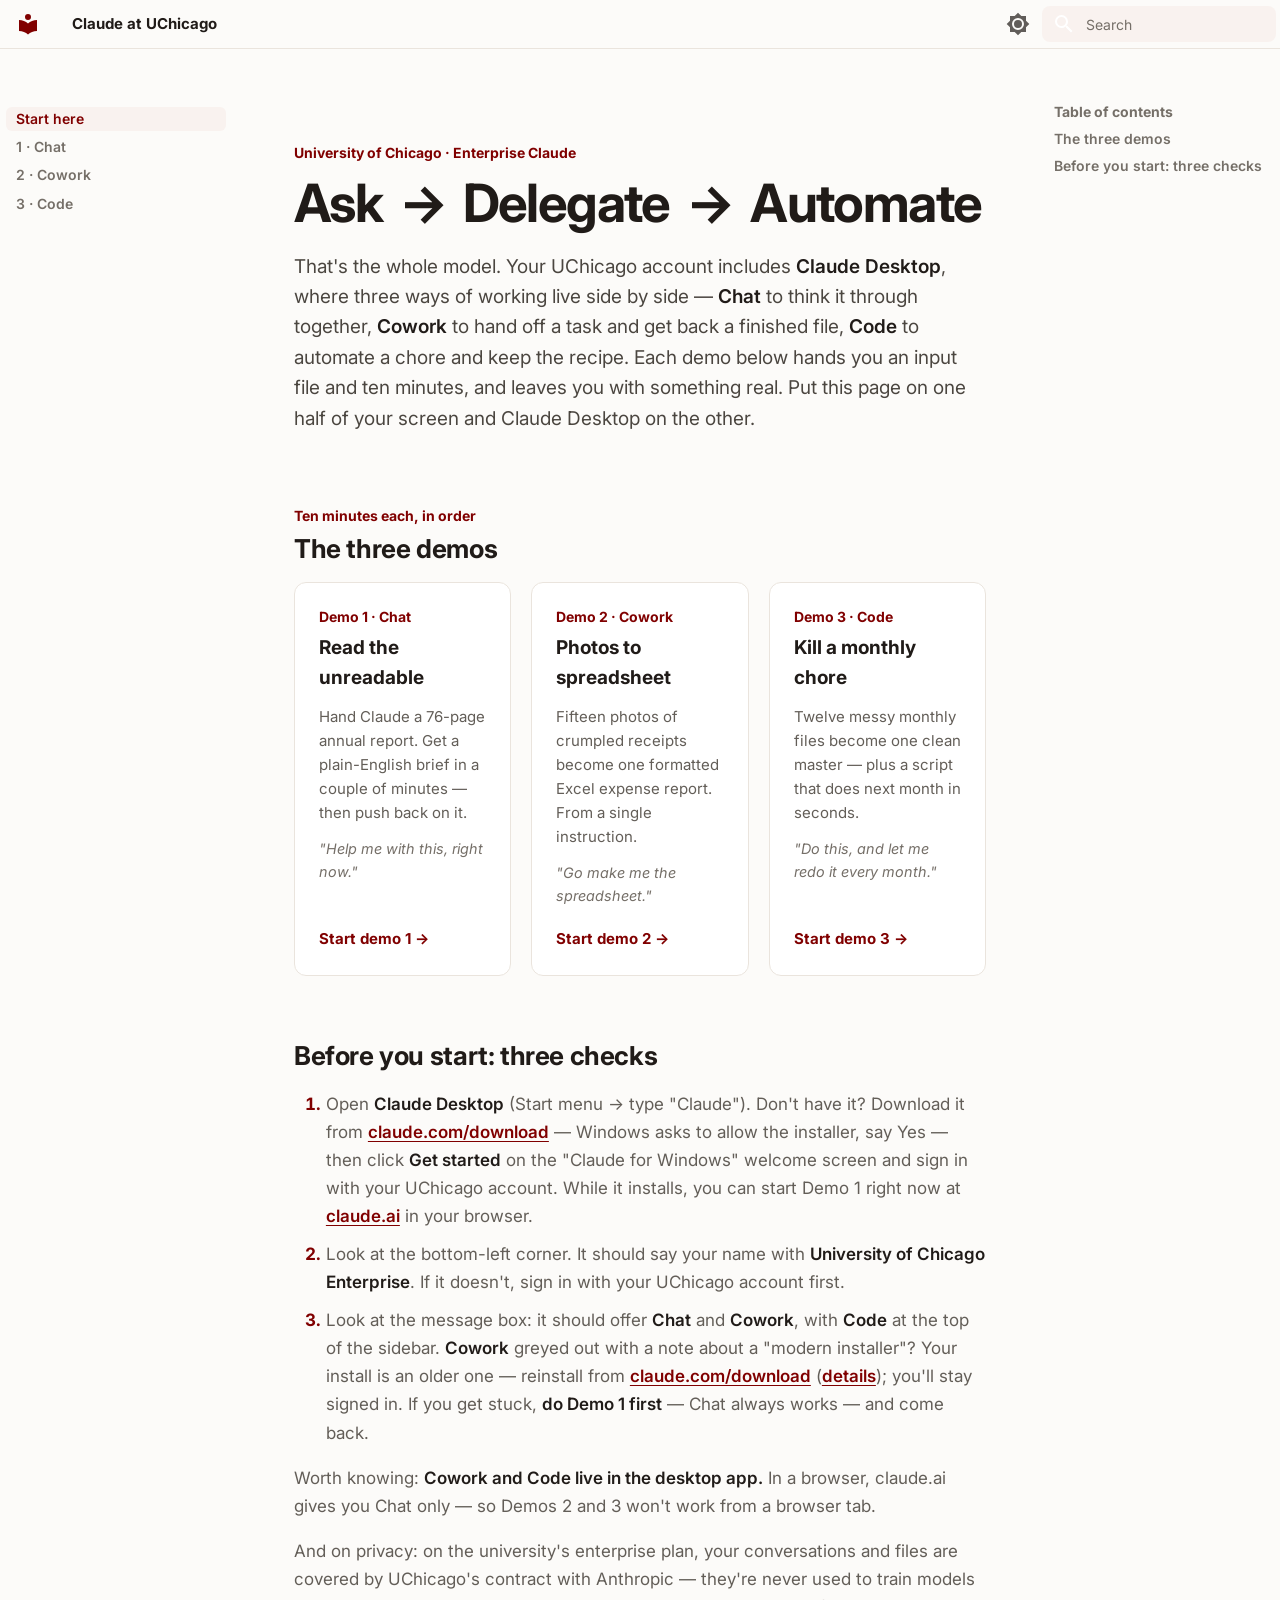
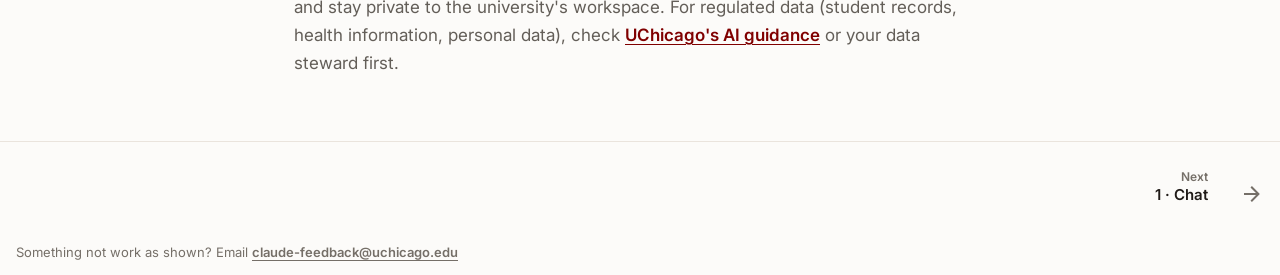
<file: index.html>
<!doctype html>
<html lang="en" class="no-js">
  <head>
    
      <meta charset="utf-8">
      <meta name="viewport" content="width=device-width,initial-scale=1">
      
        <meta name="description" content="Three ten-minute demos that show what Claude Chat, Cowork, and Code can actually do — built for a half-screen follow-along.">
      
      
      
        <link rel="canonical" href="https://asblab.github.io/claude-at-uchicago/">
      
      
      
        <link rel="next" href="chat-10k/">
      
      
        
      
      
      <link rel="icon" href="assets/images/favicon.png">
      <meta name="generator" content="mkdocs-1.6.1, mkdocs-material-9.7.7">
    
    
      
        <title>Claude at UChicago</title>
      
    
    
      <link rel="stylesheet" href="assets/stylesheets/main.ec1eaa64.min.css">
      
        
        <link rel="stylesheet" href="assets/stylesheets/palette.ab4e12ef.min.css">
      
      


    
    
      
    
    
      
        
        
        <link rel="preconnect" href="https://fonts.gstatic.com" crossorigin>
        <link rel="stylesheet" href="https://fonts.googleapis.com/css?family=Inter:300,300i,400,400i,700,700i%7CJetBrains+Mono:400,400i,700,700i&display=fallback">
        <style>:root{--md-text-font:"Inter";--md-code-font:"JetBrains Mono"}</style>
      
    
    
      <link rel="stylesheet" href="stylesheets/extra.css">
    
    <script>__md_scope=new URL(".",location),__md_hash=e=>[...e].reduce(((e,_)=>(e<<5)-e+_.charCodeAt(0)),0),__md_get=(e,_=localStorage,t=__md_scope)=>JSON.parse(_.getItem(t.pathname+"."+e)),__md_set=(e,_,t=localStorage,a=__md_scope)=>{try{t.setItem(a.pathname+"."+e,JSON.stringify(_))}catch(e){}}</script>
    
      

    
    
  </head>
  
  
    
    
      
    
    
    
    
    <body dir="ltr" data-md-color-scheme="default" data-md-color-primary="custom" data-md-color-accent="indigo">
  
    
    <input class="md-toggle" data-md-toggle="drawer" type="checkbox" id="__drawer" autocomplete="off">
    <input class="md-toggle" data-md-toggle="search" type="checkbox" id="__search" autocomplete="off">
    <label class="md-overlay" for="__drawer"></label>
    <div data-md-component="skip">
      
        
        <a href="#ask-delegate-automate" class="md-skip">
          Skip to content
        </a>
      
    </div>
    <div data-md-component="announce">
      
    </div>
    
    
      

  

<header class="md-header md-header--shadow" data-md-component="header">
  <nav class="md-header__inner md-grid" aria-label="Header">
    <a href="." title="Claude at UChicago" class="md-header__button md-logo" aria-label="Claude at UChicago" data-md-component="logo">
      
  
  <svg xmlns="http://www.w3.org/2000/svg" viewBox="0 0 24 24"><path d="M12 8a3 3 0 0 0 3-3 3 3 0 0 0-3-3 3 3 0 0 0-3 3 3 3 0 0 0 3 3m0 3.54C9.64 9.35 6.5 8 3 8v11c3.5 0 6.64 1.35 9 3.54 2.36-2.19 5.5-3.54 9-3.54V8c-3.5 0-6.64 1.35-9 3.54"/></svg>

    </a>
    <label class="md-header__button md-icon" for="__drawer">
      
      <svg xmlns="http://www.w3.org/2000/svg" viewBox="0 0 24 24"><path d="M3 6h18v2H3zm0 5h18v2H3zm0 5h18v2H3z"/></svg>
    </label>
    <div class="md-header__title" data-md-component="header-title">
      <div class="md-header__ellipsis">
        <div class="md-header__topic">
          <span class="md-ellipsis">
            Claude at UChicago
          </span>
        </div>
        <div class="md-header__topic" data-md-component="header-topic">
          <span class="md-ellipsis">
            
              Start here
            
          </span>
        </div>
      </div>
    </div>
    
      
        <form class="md-header__option" data-md-component="palette">
  
    
    
    
    <input class="md-option" data-md-color-media="(prefers-color-scheme: light)" data-md-color-scheme="default" data-md-color-primary="custom" data-md-color-accent="indigo"  aria-label="Dark mode"  type="radio" name="__palette" id="__palette_0">
    
      <label class="md-header__button md-icon" title="Dark mode" for="__palette_1" hidden>
        <svg xmlns="http://www.w3.org/2000/svg" viewBox="0 0 24 24"><path d="M12 8a4 4 0 0 0-4 4 4 4 0 0 0 4 4 4 4 0 0 0 4-4 4 4 0 0 0-4-4m0 10a6 6 0 0 1-6-6 6 6 0 0 1 6-6 6 6 0 0 1 6 6 6 6 0 0 1-6 6m8-9.31V4h-4.69L12 .69 8.69 4H4v4.69L.69 12 4 15.31V20h4.69L12 23.31 15.31 20H20v-4.69L23.31 12z"/></svg>
      </label>
    
  
    
    
    
    <input class="md-option" data-md-color-media="(prefers-color-scheme: dark)" data-md-color-scheme="slate" data-md-color-primary="custom" data-md-color-accent="indigo"  aria-label="Light mode"  type="radio" name="__palette" id="__palette_1">
    
      <label class="md-header__button md-icon" title="Light mode" for="__palette_0" hidden>
        <svg xmlns="http://www.w3.org/2000/svg" viewBox="0 0 24 24"><path d="M12 18c-.89 0-1.74-.2-2.5-.55C11.56 16.5 13 14.42 13 12s-1.44-4.5-3.5-5.45C10.26 6.2 11.11 6 12 6a6 6 0 0 1 6 6 6 6 0 0 1-6 6m8-9.31V4h-4.69L12 .69 8.69 4H4v4.69L.69 12 4 15.31V20h4.69L12 23.31 15.31 20H20v-4.69L23.31 12z"/></svg>
      </label>
    
  
</form>
      
    
    
      <script>var palette=__md_get("__palette");if(palette&&palette.color){if("(prefers-color-scheme)"===palette.color.media){var media=matchMedia("(prefers-color-scheme: light)"),input=document.querySelector(media.matches?"[data-md-color-media='(prefers-color-scheme: light)']":"[data-md-color-media='(prefers-color-scheme: dark)']");palette.color.media=input.getAttribute("data-md-color-media"),palette.color.scheme=input.getAttribute("data-md-color-scheme"),palette.color.primary=input.getAttribute("data-md-color-primary"),palette.color.accent=input.getAttribute("data-md-color-accent")}for(var[key,value]of Object.entries(palette.color))document.body.setAttribute("data-md-color-"+key,value)}</script>
    
    
    
      
      
        <label class="md-header__button md-icon" for="__search">
          
          <svg xmlns="http://www.w3.org/2000/svg" viewBox="0 0 24 24"><path d="M9.5 3A6.5 6.5 0 0 1 16 9.5c0 1.61-.59 3.09-1.56 4.23l.27.27h.79l5 5-1.5 1.5-5-5v-.79l-.27-.27A6.52 6.52 0 0 1 9.5 16 6.5 6.5 0 0 1 3 9.5 6.5 6.5 0 0 1 9.5 3m0 2C7 5 5 7 5 9.5S7 14 9.5 14 14 12 14 9.5 12 5 9.5 5"/></svg>
        </label>
        <div class="md-search" data-md-component="search" role="dialog">
  <label class="md-search__overlay" for="__search"></label>
  <div class="md-search__inner" role="search">
    <form class="md-search__form" name="search">
      <input type="text" class="md-search__input" name="query" aria-label="Search" placeholder="Search" autocapitalize="off" autocorrect="off" autocomplete="off" spellcheck="false" data-md-component="search-query" required>
      <label class="md-search__icon md-icon" for="__search">
        
        <svg xmlns="http://www.w3.org/2000/svg" viewBox="0 0 24 24"><path d="M9.5 3A6.5 6.5 0 0 1 16 9.5c0 1.61-.59 3.09-1.56 4.23l.27.27h.79l5 5-1.5 1.5-5-5v-.79l-.27-.27A6.52 6.52 0 0 1 9.5 16 6.5 6.5 0 0 1 3 9.5 6.5 6.5 0 0 1 9.5 3m0 2C7 5 5 7 5 9.5S7 14 9.5 14 14 12 14 9.5 12 5 9.5 5"/></svg>
        
        <svg xmlns="http://www.w3.org/2000/svg" viewBox="0 0 24 24"><path d="M20 11v2H8l5.5 5.5-1.42 1.42L4.16 12l7.92-7.92L13.5 5.5 8 11z"/></svg>
      </label>
      <nav class="md-search__options" aria-label="Search">
        
        <button type="reset" class="md-search__icon md-icon" title="Clear" aria-label="Clear" tabindex="-1">
          
          <svg xmlns="http://www.w3.org/2000/svg" viewBox="0 0 24 24"><path d="M19 6.41 17.59 5 12 10.59 6.41 5 5 6.41 10.59 12 5 17.59 6.41 19 12 13.41 17.59 19 19 17.59 13.41 12z"/></svg>
        </button>
      </nav>
      
    </form>
    <div class="md-search__output">
      <div class="md-search__scrollwrap" tabindex="0" data-md-scrollfix>
        <div class="md-search-result" data-md-component="search-result">
          <div class="md-search-result__meta">
            Initializing search
          </div>
          <ol class="md-search-result__list" role="presentation"></ol>
        </div>
      </div>
    </div>
  </div>
</div>
      
    
    
  </nav>
  
</header>
    
    <div class="md-container" data-md-component="container">
      
      
        
          
        
      
      <main class="md-main" data-md-component="main">
        <div class="md-main__inner md-grid">
          
            
              
              <div class="md-sidebar md-sidebar--primary" data-md-component="sidebar" data-md-type="navigation" >
                <div class="md-sidebar__scrollwrap">
                  <div class="md-sidebar__inner">
                    



<nav class="md-nav md-nav--primary" aria-label="Navigation" data-md-level="0">
  <label class="md-nav__title" for="__drawer">
    <a href="." title="Claude at UChicago" class="md-nav__button md-logo" aria-label="Claude at UChicago" data-md-component="logo">
      
  
  <svg xmlns="http://www.w3.org/2000/svg" viewBox="0 0 24 24"><path d="M12 8a3 3 0 0 0 3-3 3 3 0 0 0-3-3 3 3 0 0 0-3 3 3 3 0 0 0 3 3m0 3.54C9.64 9.35 6.5 8 3 8v11c3.5 0 6.64 1.35 9 3.54 2.36-2.19 5.5-3.54 9-3.54V8c-3.5 0-6.64 1.35-9 3.54"/></svg>

    </a>
    Claude at UChicago
  </label>
  
  <ul class="md-nav__list" data-md-scrollfix>
    
      
      
  
  
    
  
  
  
    <li class="md-nav__item md-nav__item--active">
      
      <input class="md-nav__toggle md-toggle" type="checkbox" id="__toc">
      
      
        
      
      
        <label class="md-nav__link md-nav__link--active" for="__toc">
          
  
  
  <span class="md-ellipsis">
    
  
    Start here
  

    
  </span>
  
  

          <span class="md-nav__icon md-icon"></span>
        </label>
      
      <a href="." class="md-nav__link md-nav__link--active">
        
  
  
  <span class="md-ellipsis">
    
  
    Start here
  

    
  </span>
  
  

      </a>
      
        

<nav class="md-nav md-nav--secondary" aria-label="Table of contents">
  
  
  
    
  
  
    <label class="md-nav__title" for="__toc">
      <span class="md-nav__icon md-icon"></span>
      Table of contents
    </label>
    <ul class="md-nav__list" data-md-component="toc" data-md-scrollfix>
      
        <li class="md-nav__item">
  <a href="#the-three-demos" class="md-nav__link">
    <span class="md-ellipsis">
      
        The three demos
      
    </span>
  </a>
  
</li>
      
        <li class="md-nav__item">
  <a href="#before-you-start-three-checks" class="md-nav__link">
    <span class="md-ellipsis">
      
        Before you start: three checks
      
    </span>
  </a>
  
</li>
      
    </ul>
  
</nav>
      
    </li>
  

    
      
      
  
  
  
  
    <li class="md-nav__item">
      <a href="chat-10k/" class="md-nav__link">
        
  
  
  <span class="md-ellipsis">
    
  
    1 · Chat
  

    
  </span>
  
  

      </a>
    </li>
  

    
      
      
  
  
  
  
    <li class="md-nav__item">
      <a href="cowork-receipts/" class="md-nav__link">
        
  
  
  <span class="md-ellipsis">
    
  
    2 · Cowork
  

    
  </span>
  
  

      </a>
    </li>
  

    
      
      
  
  
  
  
    <li class="md-nav__item">
      <a href="code-monthly-csvs/" class="md-nav__link">
        
  
  
  <span class="md-ellipsis">
    
  
    3 · Code
  

    
  </span>
  
  

      </a>
    </li>
  

    
  </ul>
</nav>
                  </div>
                </div>
              </div>
            
            
              
              <div class="md-sidebar md-sidebar--secondary" data-md-component="sidebar" data-md-type="toc" >
                <div class="md-sidebar__scrollwrap">
                  <div class="md-sidebar__inner">
                    

<nav class="md-nav md-nav--secondary" aria-label="Table of contents">
  
  
  
    
  
  
    <label class="md-nav__title" for="__toc">
      <span class="md-nav__icon md-icon"></span>
      Table of contents
    </label>
    <ul class="md-nav__list" data-md-component="toc" data-md-scrollfix>
      
        <li class="md-nav__item">
  <a href="#the-three-demos" class="md-nav__link">
    <span class="md-ellipsis">
      
        The three demos
      
    </span>
  </a>
  
</li>
      
        <li class="md-nav__item">
  <a href="#before-you-start-three-checks" class="md-nav__link">
    <span class="md-ellipsis">
      
        Before you start: three checks
      
    </span>
  </a>
  
</li>
      
    </ul>
  
</nav>
                  </div>
                </div>
              </div>
            
          
          
            <div class="md-content" data-md-component="content">
              
              <article class="md-content__inner md-typeset">
                
                  



<div class="hero">
<p class="hero-eyebrow">University of Chicago · Enterprise Claude</p>
<h1 id="ask-delegate-automate">Ask <em>→</em> Delegate <em>→</em> Automate</h1>
<p>That's the whole model. Your UChicago account includes <strong>Claude Desktop</strong>, where three ways of working live side by side — <strong>Chat</strong> to think it through together, <strong>Cowork</strong> to hand off a task and get back a finished file, <strong>Code</strong> to automate a chore and keep the recipe. Each demo below hands you an input file and ten minutes, and leaves you with something real. Put this page on one half of your screen and Claude Desktop on the other.</p>
</div>
<p class="kicker">Ten minutes each, in order</p>

<h2 id="the-three-demos">The three demos</h2>
<div class="grid cards">
<ul>
<li>
<p class="card-kicker">Demo 1 · Chat</p>
<p><strong>Read the unreadable</strong></p>
<p>Hand Claude a 76-page annual report. Get a plain-English brief in a couple of minutes — then push back on it.</p>
<p class="card-when">"Help me with <em>this</em>, right now."</p>
<p><a class="card-cta" href="chat-10k/">Start demo 1 →</a></p>
</li>
<li>
<p class="card-kicker">Demo 2 · Cowork</p>
<p><strong>Photos to spreadsheet</strong></p>
<p>Fifteen photos of crumpled receipts become one formatted Excel expense report. From a single instruction.</p>
<p class="card-when">"Go make me the spreadsheet."</p>
<p><a class="card-cta" href="cowork-receipts/">Start demo 2 →</a></p>
</li>
<li>
<p class="card-kicker">Demo 3 · Code</p>
<p><strong>Kill a monthly chore</strong></p>
<p>Twelve messy monthly files become one clean master — plus a script that does next month in seconds.</p>
<p class="card-when">"Do this, and let me redo it every month."</p>
<p><a class="card-cta" href="code-monthly-csvs/">Start demo 3 →</a></p>
</li>
</ul>
</div>
<h2 id="before-you-start-three-checks">Before you start: three checks</h2>
<ol>
<li>Open <strong>Claude Desktop</strong> (Start menu → type "Claude"). Don't have it? Download it from <a href="https://claude.com/download">claude.com/download</a> — Windows asks to allow the installer, say Yes — then click <strong>Get started</strong> on the "Claude for Windows" welcome screen and sign in with your UChicago account. While it installs, you can start Demo 1 right now at <a href="https://claude.ai">claude.ai</a> in your browser.</li>
<li>Look at the bottom-left corner. It should say your name with <strong>University of Chicago Enterprise</strong>. If it doesn't, sign in with your UChicago account first.</li>
<li>Look at the message box: it should offer <strong>Chat</strong> and <strong>Cowork</strong>, with <strong>Code</strong> at the top of the sidebar. <strong>Cowork</strong> greyed out with a note about a "modern installer"? Your install is an older one — reinstall from <a href="https://claude.com/download">claude.com/download</a> (<a href="cowork-receipts/#cowork-setup">details</a>); you'll stay signed in. If you get stuck, <strong>do Demo 1 first</strong> — Chat always works — and come back.</li>
</ol>
<p>Worth knowing: <strong>Cowork and Code live in the desktop app.</strong> In a browser, claude.ai gives you Chat only — so Demos 2 and 3 won't work from a browser tab.</p>
<p>And on privacy: on the university's enterprise plan, your conversations and files are covered by UChicago's contract with Anthropic — they're never used to train models and stay private to the university's workspace. For regulated data (student records, health information, personal data), check <a href="https://genai.uchicago.edu/about/generative-ai-guidance">UChicago's AI guidance</a> or your data steward first.</p>












                
              </article>
            </div>
          
          
<script>var target=document.getElementById(location.hash.slice(1));target&&target.name&&(target.checked=target.name.startsWith("__tabbed_"))</script>
        </div>
        
      </main>
      
        <footer class="md-footer">
  
    
      
      <nav class="md-footer__inner md-grid" aria-label="Footer" >
        
        
          
          <a href="chat-10k/" class="md-footer__link md-footer__link--next" aria-label="Next: 1 · Chat">
            <div class="md-footer__title">
              <span class="md-footer__direction">
                Next
              </span>
              <div class="md-ellipsis">
                1 · Chat
              </div>
            </div>
            <div class="md-footer__button md-icon">
              
              <svg xmlns="http://www.w3.org/2000/svg" viewBox="0 0 24 24"><path d="M4 11v2h12l-5.5 5.5 1.42 1.42L19.84 12l-7.92-7.92L10.5 5.5 16 11z"/></svg>
            </div>
          </a>
        
      </nav>
    
  
  <div class="md-footer-meta md-typeset">
    <div class="md-footer-meta__inner md-grid">
      <div class="md-copyright">
  
    <div class="md-copyright__highlight">
      Something not work as shown? Email <a href="mailto:claude-feedback@uchicago.edu">claude-feedback@uchicago.edu</a>
    </div>
  
  
</div>
      
    </div>
  </div>
</footer>
      
    </div>
    <div class="md-dialog" data-md-component="dialog">
      <div class="md-dialog__inner md-typeset"></div>
    </div>
    
    
    
      
      
      <script id="__config" type="application/json">{"annotate": null, "base": ".", "features": ["content.code.copy", "navigation.footer"], "search": "assets/javascripts/workers/search.2c215733.min.js", "tags": null, "translations": {"clipboard.copied": "Copied to clipboard", "clipboard.copy": "Copy to clipboard", "search.result.more.one": "1 more on this page", "search.result.more.other": "# more on this page", "search.result.none": "No matching documents", "search.result.one": "1 matching document", "search.result.other": "# matching documents", "search.result.placeholder": "Type to start searching", "search.result.term.missing": "Missing", "select.version": "Select version"}, "version": null}</script>
    
    
      <script src="assets/javascripts/bundle.d7400e89.min.js"></script>
      
    
  </body>
</html>
</file>
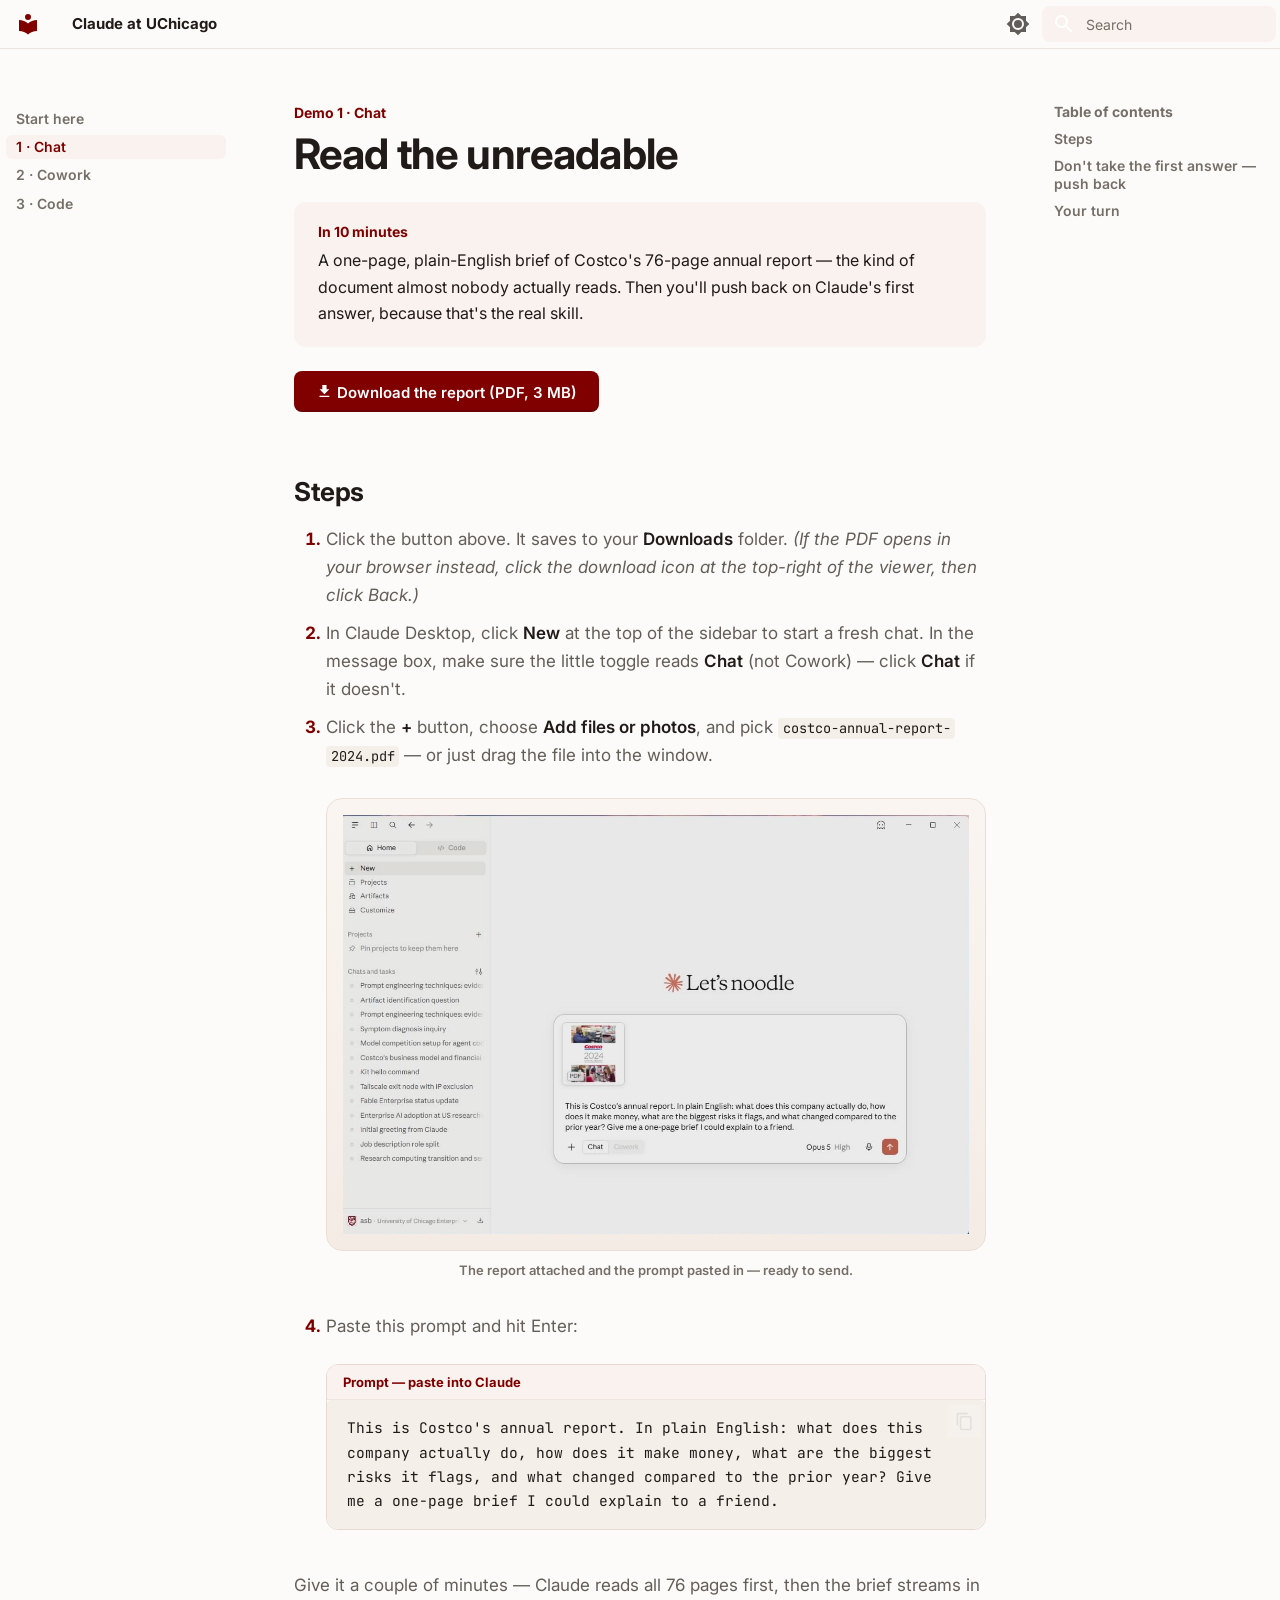
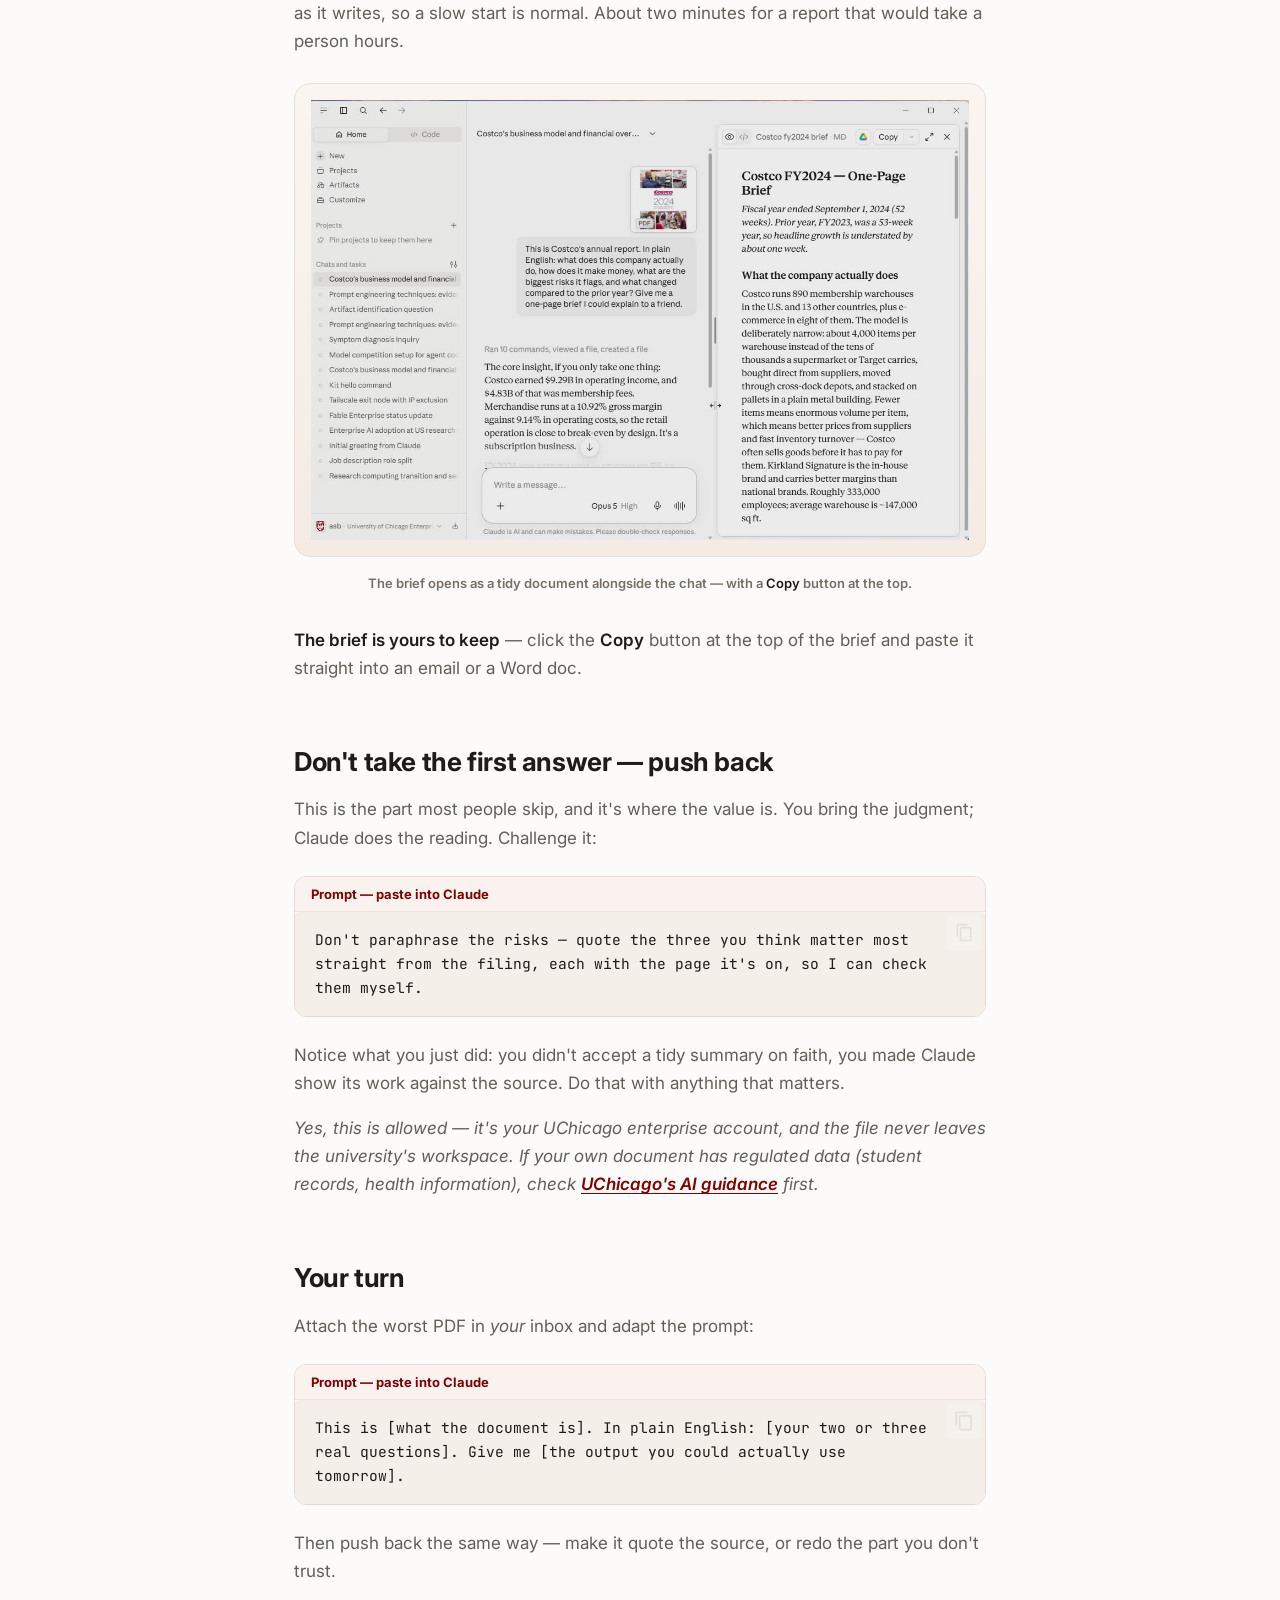
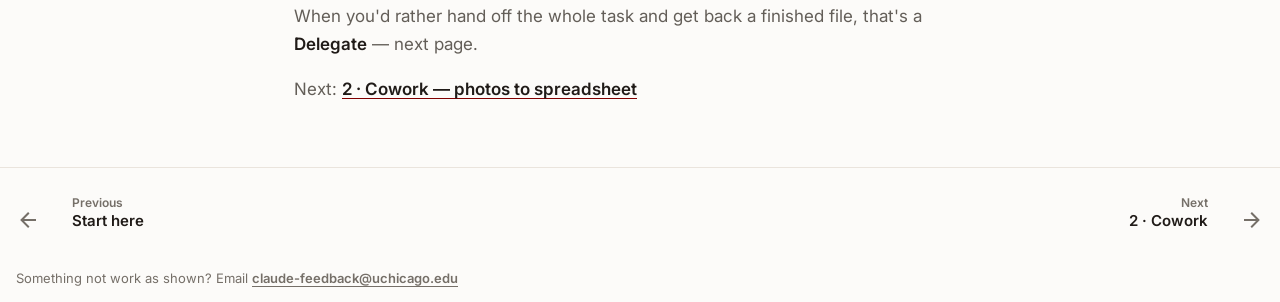
<file: chat-10k/index.html>
<!doctype html>
<html lang="en" class="no-js">
  <head>
    
      <meta charset="utf-8">
      <meta name="viewport" content="width=device-width,initial-scale=1">
      
        <meta name="description" content="Three ten-minute demos that show what Claude Chat, Cowork, and Code can actually do — built for a half-screen follow-along.">
      
      
      
        <link rel="canonical" href="https://asblab.github.io/claude-at-uchicago/chat-10k/">
      
      
        <link rel="prev" href="..">
      
      
        <link rel="next" href="../cowork-receipts/">
      
      
        
      
      
      <link rel="icon" href="../assets/images/favicon.png">
      <meta name="generator" content="mkdocs-1.6.1, mkdocs-material-9.7.7">
    
    
      
        <title>1 · Chat - Claude at UChicago</title>
      
    
    
      <link rel="stylesheet" href="../assets/stylesheets/main.ec1eaa64.min.css">
      
        
        <link rel="stylesheet" href="../assets/stylesheets/palette.ab4e12ef.min.css">
      
      


    
    
      
    
    
      
        
        
        <link rel="preconnect" href="https://fonts.gstatic.com" crossorigin>
        <link rel="stylesheet" href="https://fonts.googleapis.com/css?family=Inter:300,300i,400,400i,700,700i%7CJetBrains+Mono:400,400i,700,700i&display=fallback">
        <style>:root{--md-text-font:"Inter";--md-code-font:"JetBrains Mono"}</style>
      
    
    
      <link rel="stylesheet" href="../stylesheets/extra.css">
    
    <script>__md_scope=new URL("..",location),__md_hash=e=>[...e].reduce(((e,_)=>(e<<5)-e+_.charCodeAt(0)),0),__md_get=(e,_=localStorage,t=__md_scope)=>JSON.parse(_.getItem(t.pathname+"."+e)),__md_set=(e,_,t=localStorage,a=__md_scope)=>{try{t.setItem(a.pathname+"."+e,JSON.stringify(_))}catch(e){}}</script>
    
      

    
    
  </head>
  
  
    
    
      
    
    
    
    
    <body dir="ltr" data-md-color-scheme="default" data-md-color-primary="custom" data-md-color-accent="indigo">
  
    
    <input class="md-toggle" data-md-toggle="drawer" type="checkbox" id="__drawer" autocomplete="off">
    <input class="md-toggle" data-md-toggle="search" type="checkbox" id="__search" autocomplete="off">
    <label class="md-overlay" for="__drawer"></label>
    <div data-md-component="skip">
      
        
        <a href="#read-the-unreadable" class="md-skip">
          Skip to content
        </a>
      
    </div>
    <div data-md-component="announce">
      
    </div>
    
    
      

  

<header class="md-header md-header--shadow" data-md-component="header">
  <nav class="md-header__inner md-grid" aria-label="Header">
    <a href=".." title="Claude at UChicago" class="md-header__button md-logo" aria-label="Claude at UChicago" data-md-component="logo">
      
  
  <svg xmlns="http://www.w3.org/2000/svg" viewBox="0 0 24 24"><path d="M12 8a3 3 0 0 0 3-3 3 3 0 0 0-3-3 3 3 0 0 0-3 3 3 3 0 0 0 3 3m0 3.54C9.64 9.35 6.5 8 3 8v11c3.5 0 6.64 1.35 9 3.54 2.36-2.19 5.5-3.54 9-3.54V8c-3.5 0-6.64 1.35-9 3.54"/></svg>

    </a>
    <label class="md-header__button md-icon" for="__drawer">
      
      <svg xmlns="http://www.w3.org/2000/svg" viewBox="0 0 24 24"><path d="M3 6h18v2H3zm0 5h18v2H3zm0 5h18v2H3z"/></svg>
    </label>
    <div class="md-header__title" data-md-component="header-title">
      <div class="md-header__ellipsis">
        <div class="md-header__topic">
          <span class="md-ellipsis">
            Claude at UChicago
          </span>
        </div>
        <div class="md-header__topic" data-md-component="header-topic">
          <span class="md-ellipsis">
            
              1 · Chat
            
          </span>
        </div>
      </div>
    </div>
    
      
        <form class="md-header__option" data-md-component="palette">
  
    
    
    
    <input class="md-option" data-md-color-media="(prefers-color-scheme: light)" data-md-color-scheme="default" data-md-color-primary="custom" data-md-color-accent="indigo"  aria-label="Dark mode"  type="radio" name="__palette" id="__palette_0">
    
      <label class="md-header__button md-icon" title="Dark mode" for="__palette_1" hidden>
        <svg xmlns="http://www.w3.org/2000/svg" viewBox="0 0 24 24"><path d="M12 8a4 4 0 0 0-4 4 4 4 0 0 0 4 4 4 4 0 0 0 4-4 4 4 0 0 0-4-4m0 10a6 6 0 0 1-6-6 6 6 0 0 1 6-6 6 6 0 0 1 6 6 6 6 0 0 1-6 6m8-9.31V4h-4.69L12 .69 8.69 4H4v4.69L.69 12 4 15.31V20h4.69L12 23.31 15.31 20H20v-4.69L23.31 12z"/></svg>
      </label>
    
  
    
    
    
    <input class="md-option" data-md-color-media="(prefers-color-scheme: dark)" data-md-color-scheme="slate" data-md-color-primary="custom" data-md-color-accent="indigo"  aria-label="Light mode"  type="radio" name="__palette" id="__palette_1">
    
      <label class="md-header__button md-icon" title="Light mode" for="__palette_0" hidden>
        <svg xmlns="http://www.w3.org/2000/svg" viewBox="0 0 24 24"><path d="M12 18c-.89 0-1.74-.2-2.5-.55C11.56 16.5 13 14.42 13 12s-1.44-4.5-3.5-5.45C10.26 6.2 11.11 6 12 6a6 6 0 0 1 6 6 6 6 0 0 1-6 6m8-9.31V4h-4.69L12 .69 8.69 4H4v4.69L.69 12 4 15.31V20h4.69L12 23.31 15.31 20H20v-4.69L23.31 12z"/></svg>
      </label>
    
  
</form>
      
    
    
      <script>var palette=__md_get("__palette");if(palette&&palette.color){if("(prefers-color-scheme)"===palette.color.media){var media=matchMedia("(prefers-color-scheme: light)"),input=document.querySelector(media.matches?"[data-md-color-media='(prefers-color-scheme: light)']":"[data-md-color-media='(prefers-color-scheme: dark)']");palette.color.media=input.getAttribute("data-md-color-media"),palette.color.scheme=input.getAttribute("data-md-color-scheme"),palette.color.primary=input.getAttribute("data-md-color-primary"),palette.color.accent=input.getAttribute("data-md-color-accent")}for(var[key,value]of Object.entries(palette.color))document.body.setAttribute("data-md-color-"+key,value)}</script>
    
    
    
      
      
        <label class="md-header__button md-icon" for="__search">
          
          <svg xmlns="http://www.w3.org/2000/svg" viewBox="0 0 24 24"><path d="M9.5 3A6.5 6.5 0 0 1 16 9.5c0 1.61-.59 3.09-1.56 4.23l.27.27h.79l5 5-1.5 1.5-5-5v-.79l-.27-.27A6.52 6.52 0 0 1 9.5 16 6.5 6.5 0 0 1 3 9.5 6.5 6.5 0 0 1 9.5 3m0 2C7 5 5 7 5 9.5S7 14 9.5 14 14 12 14 9.5 12 5 9.5 5"/></svg>
        </label>
        <div class="md-search" data-md-component="search" role="dialog">
  <label class="md-search__overlay" for="__search"></label>
  <div class="md-search__inner" role="search">
    <form class="md-search__form" name="search">
      <input type="text" class="md-search__input" name="query" aria-label="Search" placeholder="Search" autocapitalize="off" autocorrect="off" autocomplete="off" spellcheck="false" data-md-component="search-query" required>
      <label class="md-search__icon md-icon" for="__search">
        
        <svg xmlns="http://www.w3.org/2000/svg" viewBox="0 0 24 24"><path d="M9.5 3A6.5 6.5 0 0 1 16 9.5c0 1.61-.59 3.09-1.56 4.23l.27.27h.79l5 5-1.5 1.5-5-5v-.79l-.27-.27A6.52 6.52 0 0 1 9.5 16 6.5 6.5 0 0 1 3 9.5 6.5 6.5 0 0 1 9.5 3m0 2C7 5 5 7 5 9.5S7 14 9.5 14 14 12 14 9.5 12 5 9.5 5"/></svg>
        
        <svg xmlns="http://www.w3.org/2000/svg" viewBox="0 0 24 24"><path d="M20 11v2H8l5.5 5.5-1.42 1.42L4.16 12l7.92-7.92L13.5 5.5 8 11z"/></svg>
      </label>
      <nav class="md-search__options" aria-label="Search">
        
        <button type="reset" class="md-search__icon md-icon" title="Clear" aria-label="Clear" tabindex="-1">
          
          <svg xmlns="http://www.w3.org/2000/svg" viewBox="0 0 24 24"><path d="M19 6.41 17.59 5 12 10.59 6.41 5 5 6.41 10.59 12 5 17.59 6.41 19 12 13.41 17.59 19 19 17.59 13.41 12z"/></svg>
        </button>
      </nav>
      
    </form>
    <div class="md-search__output">
      <div class="md-search__scrollwrap" tabindex="0" data-md-scrollfix>
        <div class="md-search-result" data-md-component="search-result">
          <div class="md-search-result__meta">
            Initializing search
          </div>
          <ol class="md-search-result__list" role="presentation"></ol>
        </div>
      </div>
    </div>
  </div>
</div>
      
    
    
  </nav>
  
</header>
    
    <div class="md-container" data-md-component="container">
      
      
        
          
        
      
      <main class="md-main" data-md-component="main">
        <div class="md-main__inner md-grid">
          
            
              
              <div class="md-sidebar md-sidebar--primary" data-md-component="sidebar" data-md-type="navigation" >
                <div class="md-sidebar__scrollwrap">
                  <div class="md-sidebar__inner">
                    



<nav class="md-nav md-nav--primary" aria-label="Navigation" data-md-level="0">
  <label class="md-nav__title" for="__drawer">
    <a href=".." title="Claude at UChicago" class="md-nav__button md-logo" aria-label="Claude at UChicago" data-md-component="logo">
      
  
  <svg xmlns="http://www.w3.org/2000/svg" viewBox="0 0 24 24"><path d="M12 8a3 3 0 0 0 3-3 3 3 0 0 0-3-3 3 3 0 0 0-3 3 3 3 0 0 0 3 3m0 3.54C9.64 9.35 6.5 8 3 8v11c3.5 0 6.64 1.35 9 3.54 2.36-2.19 5.5-3.54 9-3.54V8c-3.5 0-6.64 1.35-9 3.54"/></svg>

    </a>
    Claude at UChicago
  </label>
  
  <ul class="md-nav__list" data-md-scrollfix>
    
      
      
  
  
  
  
    <li class="md-nav__item">
      <a href=".." class="md-nav__link">
        
  
  
  <span class="md-ellipsis">
    
  
    Start here
  

    
  </span>
  
  

      </a>
    </li>
  

    
      
      
  
  
    
  
  
  
    <li class="md-nav__item md-nav__item--active">
      
      <input class="md-nav__toggle md-toggle" type="checkbox" id="__toc">
      
      
        
      
      
        <label class="md-nav__link md-nav__link--active" for="__toc">
          
  
  
  <span class="md-ellipsis">
    
  
    1 · Chat
  

    
  </span>
  
  

          <span class="md-nav__icon md-icon"></span>
        </label>
      
      <a href="./" class="md-nav__link md-nav__link--active">
        
  
  
  <span class="md-ellipsis">
    
  
    1 · Chat
  

    
  </span>
  
  

      </a>
      
        

<nav class="md-nav md-nav--secondary" aria-label="Table of contents">
  
  
  
    
  
  
    <label class="md-nav__title" for="__toc">
      <span class="md-nav__icon md-icon"></span>
      Table of contents
    </label>
    <ul class="md-nav__list" data-md-component="toc" data-md-scrollfix>
      
        <li class="md-nav__item">
  <a href="#steps" class="md-nav__link">
    <span class="md-ellipsis">
      
        Steps
      
    </span>
  </a>
  
</li>
      
        <li class="md-nav__item">
  <a href="#dont-take-the-first-answer-push-back" class="md-nav__link">
    <span class="md-ellipsis">
      
        Don't take the first answer — push back
      
    </span>
  </a>
  
</li>
      
        <li class="md-nav__item">
  <a href="#your-turn" class="md-nav__link">
    <span class="md-ellipsis">
      
        Your turn
      
    </span>
  </a>
  
</li>
      
    </ul>
  
</nav>
      
    </li>
  

    
      
      
  
  
  
  
    <li class="md-nav__item">
      <a href="../cowork-receipts/" class="md-nav__link">
        
  
  
  <span class="md-ellipsis">
    
  
    2 · Cowork
  

    
  </span>
  
  

      </a>
    </li>
  

    
      
      
  
  
  
  
    <li class="md-nav__item">
      <a href="../code-monthly-csvs/" class="md-nav__link">
        
  
  
  <span class="md-ellipsis">
    
  
    3 · Code
  

    
  </span>
  
  

      </a>
    </li>
  

    
  </ul>
</nav>
                  </div>
                </div>
              </div>
            
            
              
              <div class="md-sidebar md-sidebar--secondary" data-md-component="sidebar" data-md-type="toc" >
                <div class="md-sidebar__scrollwrap">
                  <div class="md-sidebar__inner">
                    

<nav class="md-nav md-nav--secondary" aria-label="Table of contents">
  
  
  
    
  
  
    <label class="md-nav__title" for="__toc">
      <span class="md-nav__icon md-icon"></span>
      Table of contents
    </label>
    <ul class="md-nav__list" data-md-component="toc" data-md-scrollfix>
      
        <li class="md-nav__item">
  <a href="#steps" class="md-nav__link">
    <span class="md-ellipsis">
      
        Steps
      
    </span>
  </a>
  
</li>
      
        <li class="md-nav__item">
  <a href="#dont-take-the-first-answer-push-back" class="md-nav__link">
    <span class="md-ellipsis">
      
        Don't take the first answer — push back
      
    </span>
  </a>
  
</li>
      
        <li class="md-nav__item">
  <a href="#your-turn" class="md-nav__link">
    <span class="md-ellipsis">
      
        Your turn
      
    </span>
  </a>
  
</li>
      
    </ul>
  
</nav>
                  </div>
                </div>
              </div>
            
          
          
            <div class="md-content" data-md-component="content">
              
              <article class="md-content__inner md-typeset">
                
                  



<p class="kicker">Demo 1 · Chat</p>

<h1 id="read-the-unreadable">Read the unreadable</h1>
<p class="promise"><span class="promise-kicker">In 10 minutes</span>A one-page, plain-English brief of Costco's 76-page annual report — the kind of document almost nobody actually reads. Then you'll push back on Claude's first answer, because that's the real skill.</p>
<p><a class="md-button md-button--primary" download="costco-annual-report-2024.pdf" href="../assets/downloads/costco-annual-report-2024.pdf"><span class="twemoji"><svg xmlns="http://www.w3.org/2000/svg" viewBox="0 0 24 24"><path d="M5 20h14v-2H5m14-9h-4V3H9v6H5l7 7z"/></svg></span> Download the report (PDF, 3 MB)</a></p>
<h2 id="steps">Steps</h2>
<ol>
<li>Click the button above. It saves to your <strong>Downloads</strong> folder. <em>(If the PDF opens in your browser instead, click the download icon at the top-right of the viewer, then click Back.)</em></li>
<li>In Claude Desktop, click <strong>New</strong> at the top of the sidebar to start a fresh chat. In the message box, make sure the little toggle reads <strong>Chat</strong> (not Cowork) — click <strong>Chat</strong> if it doesn't.</li>
<li>
<p>Click the <strong>+</strong> button, choose <strong>Add files or photos</strong>, and pick <code>costco-annual-report-2024.pdf</code> — or just drag the file into the window.</p>
<p><img alt="The report attached in Chat" class="shot" src="../assets/img/chat-attach.png" /></p>
<p class="shot-cap">The report attached and the prompt pasted in — ready to send.</p>
</li>
<li>
<p>Paste this prompt and hit Enter:</p>
<div class="highlight"><pre><span></span><code>This is Costco&#39;s annual report. In plain English: what does this company actually do, how does it make money, what are the biggest risks it flags, and what changed compared to the prior year? Give me a one-page brief I could explain to a friend.
</code></pre></div>
</li>
</ol>
<p>Give it a couple of minutes — Claude reads all 76 pages first, then the brief streams in as it writes, so a slow start is normal. About two minutes for a report that would take a person hours.</p>
<p><img alt="The one-page brief" class="shot" src="../assets/img/chat-result.png" /></p>
<p class="shot-cap">The brief opens as a tidy document alongside the chat — with a <strong>Copy</strong> button at the top.</p>
<p><strong>The brief is yours to keep</strong> — click the <strong>Copy</strong> button at the top of the brief and paste it straight into an email or a Word doc.</p>
<h2 id="dont-take-the-first-answer-push-back">Don't take the first answer — push back</h2>
<p>This is the part most people skip, and it's where the value is. You bring the judgment; Claude does the reading. Challenge it:</p>
<div class="highlight"><pre><span></span><code>Don&#39;t paraphrase the risks — quote the three you think matter most straight from the filing, each with the page it&#39;s on, so I can check them myself.
</code></pre></div>
<p>Notice what you just did: you didn't accept a tidy summary on faith, you made Claude show its work against the source. Do that with anything that matters.</p>
<p><em>Yes, this is allowed — it's your UChicago enterprise account, and the file never leaves the university's workspace. If your own document has regulated data (student records, health information), check <a href="https://genai.uchicago.edu/about/generative-ai-guidance">UChicago's AI guidance</a> first.</em></p>
<h2 id="your-turn">Your turn</h2>
<p>Attach the worst PDF in <em>your</em> inbox and adapt the prompt:</p>
<div class="highlight"><pre><span></span><code>This is [what the document is]. In plain English: [your two or three real questions]. Give me [the output you could actually use tomorrow].
</code></pre></div>
<p>Then push back the same way — make it quote the source, or redo the part you don't trust.</p>
<p>When you'd rather hand off the whole task and get back a finished file, that's a <strong>Delegate</strong> — next page.</p>
<p>Next: <a href="../cowork-receipts/"><strong>2 · Cowork — photos to spreadsheet</strong></a></p>












                
              </article>
            </div>
          
          
<script>var target=document.getElementById(location.hash.slice(1));target&&target.name&&(target.checked=target.name.startsWith("__tabbed_"))</script>
        </div>
        
      </main>
      
        <footer class="md-footer">
  
    
      
      <nav class="md-footer__inner md-grid" aria-label="Footer" >
        
          
          <a href=".." class="md-footer__link md-footer__link--prev" aria-label="Previous: Start here">
            <div class="md-footer__button md-icon">
              
              <svg xmlns="http://www.w3.org/2000/svg" viewBox="0 0 24 24"><path d="M20 11v2H8l5.5 5.5-1.42 1.42L4.16 12l7.92-7.92L13.5 5.5 8 11z"/></svg>
            </div>
            <div class="md-footer__title">
              <span class="md-footer__direction">
                Previous
              </span>
              <div class="md-ellipsis">
                Start here
              </div>
            </div>
          </a>
        
        
          
          <a href="../cowork-receipts/" class="md-footer__link md-footer__link--next" aria-label="Next: 2 · Cowork">
            <div class="md-footer__title">
              <span class="md-footer__direction">
                Next
              </span>
              <div class="md-ellipsis">
                2 · Cowork
              </div>
            </div>
            <div class="md-footer__button md-icon">
              
              <svg xmlns="http://www.w3.org/2000/svg" viewBox="0 0 24 24"><path d="M4 11v2h12l-5.5 5.5 1.42 1.42L19.84 12l-7.92-7.92L10.5 5.5 16 11z"/></svg>
            </div>
          </a>
        
      </nav>
    
  
  <div class="md-footer-meta md-typeset">
    <div class="md-footer-meta__inner md-grid">
      <div class="md-copyright">
  
    <div class="md-copyright__highlight">
      Something not work as shown? Email <a href="mailto:claude-feedback@uchicago.edu">claude-feedback@uchicago.edu</a>
    </div>
  
  
</div>
      
    </div>
  </div>
</footer>
      
    </div>
    <div class="md-dialog" data-md-component="dialog">
      <div class="md-dialog__inner md-typeset"></div>
    </div>
    
    
    
      
      
      <script id="__config" type="application/json">{"annotate": null, "base": "..", "features": ["content.code.copy", "navigation.footer"], "search": "../assets/javascripts/workers/search.2c215733.min.js", "tags": null, "translations": {"clipboard.copied": "Copied to clipboard", "clipboard.copy": "Copy to clipboard", "search.result.more.one": "1 more on this page", "search.result.more.other": "# more on this page", "search.result.none": "No matching documents", "search.result.one": "1 matching document", "search.result.other": "# matching documents", "search.result.placeholder": "Type to start searching", "search.result.term.missing": "Missing", "select.version": "Select version"}, "version": null}</script>
    
    
      <script src="../assets/javascripts/bundle.d7400e89.min.js"></script>
      
    
  </body>
</html>
</file>
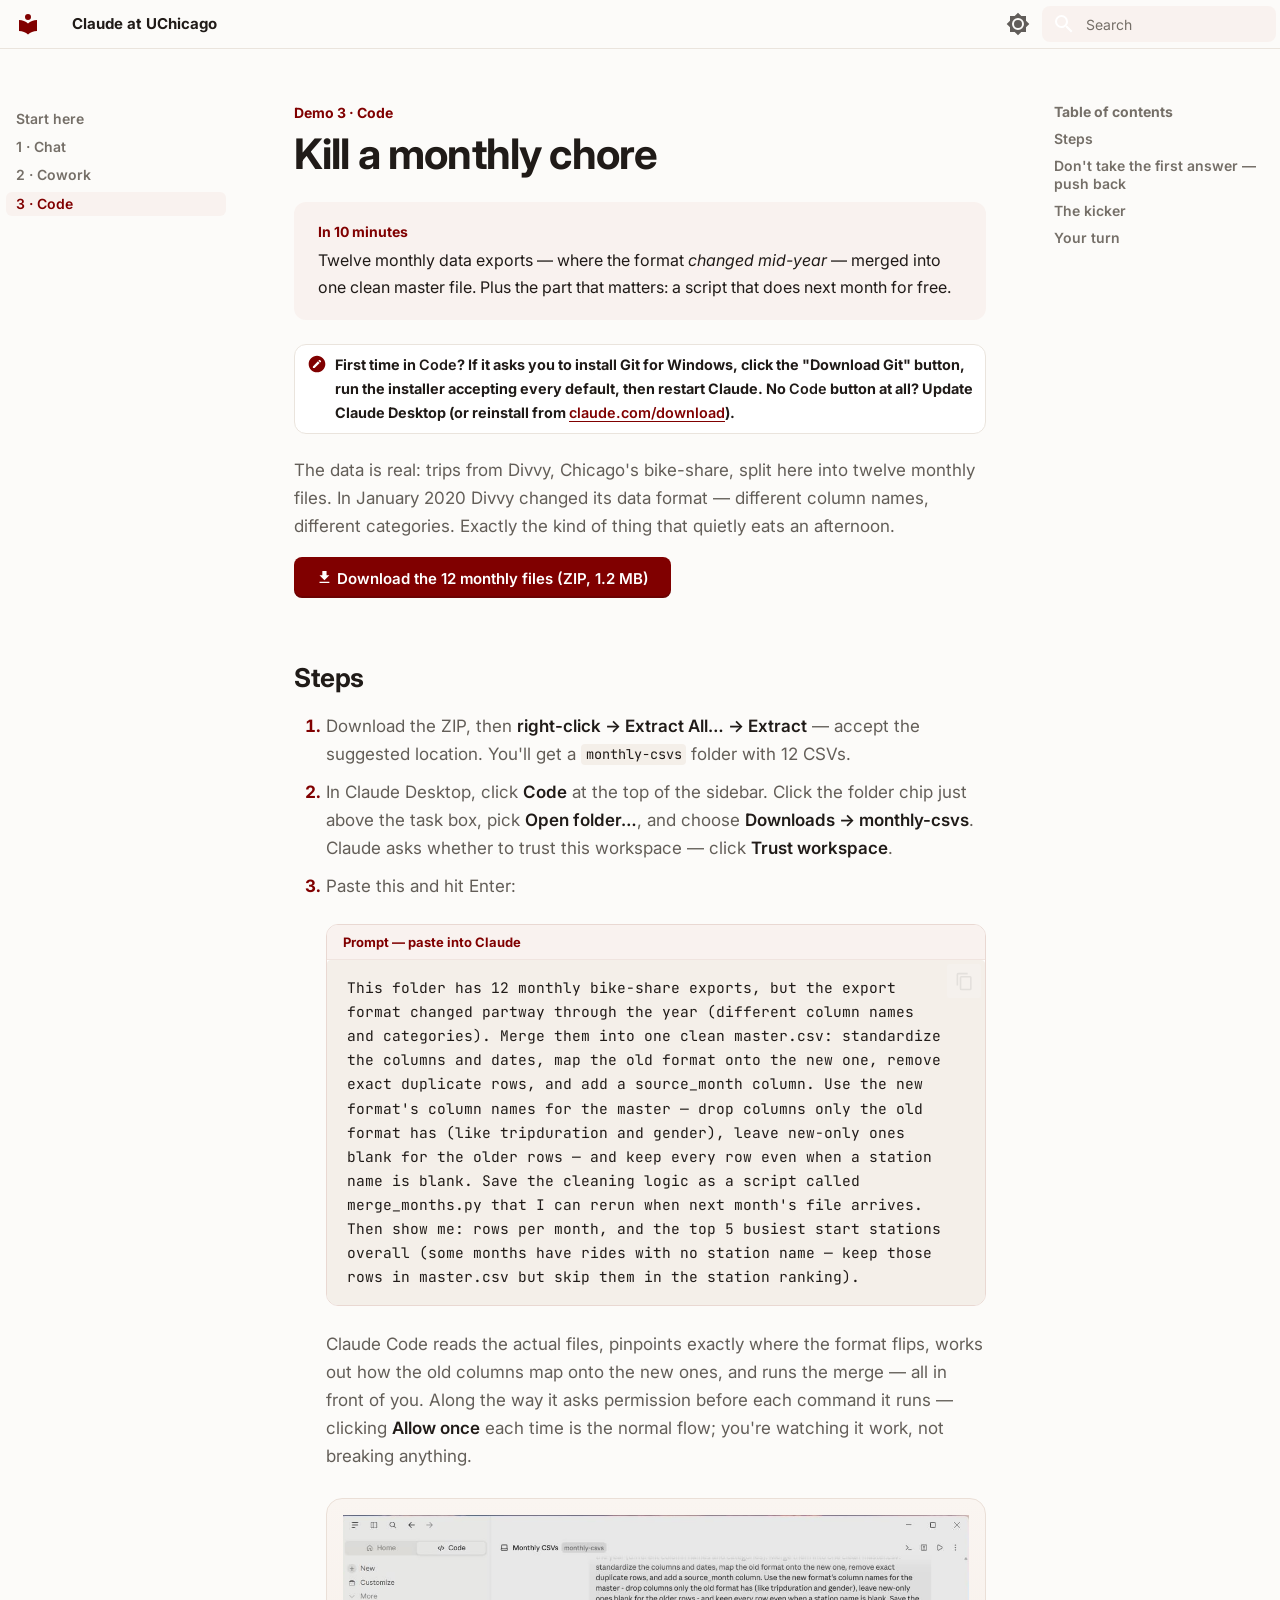
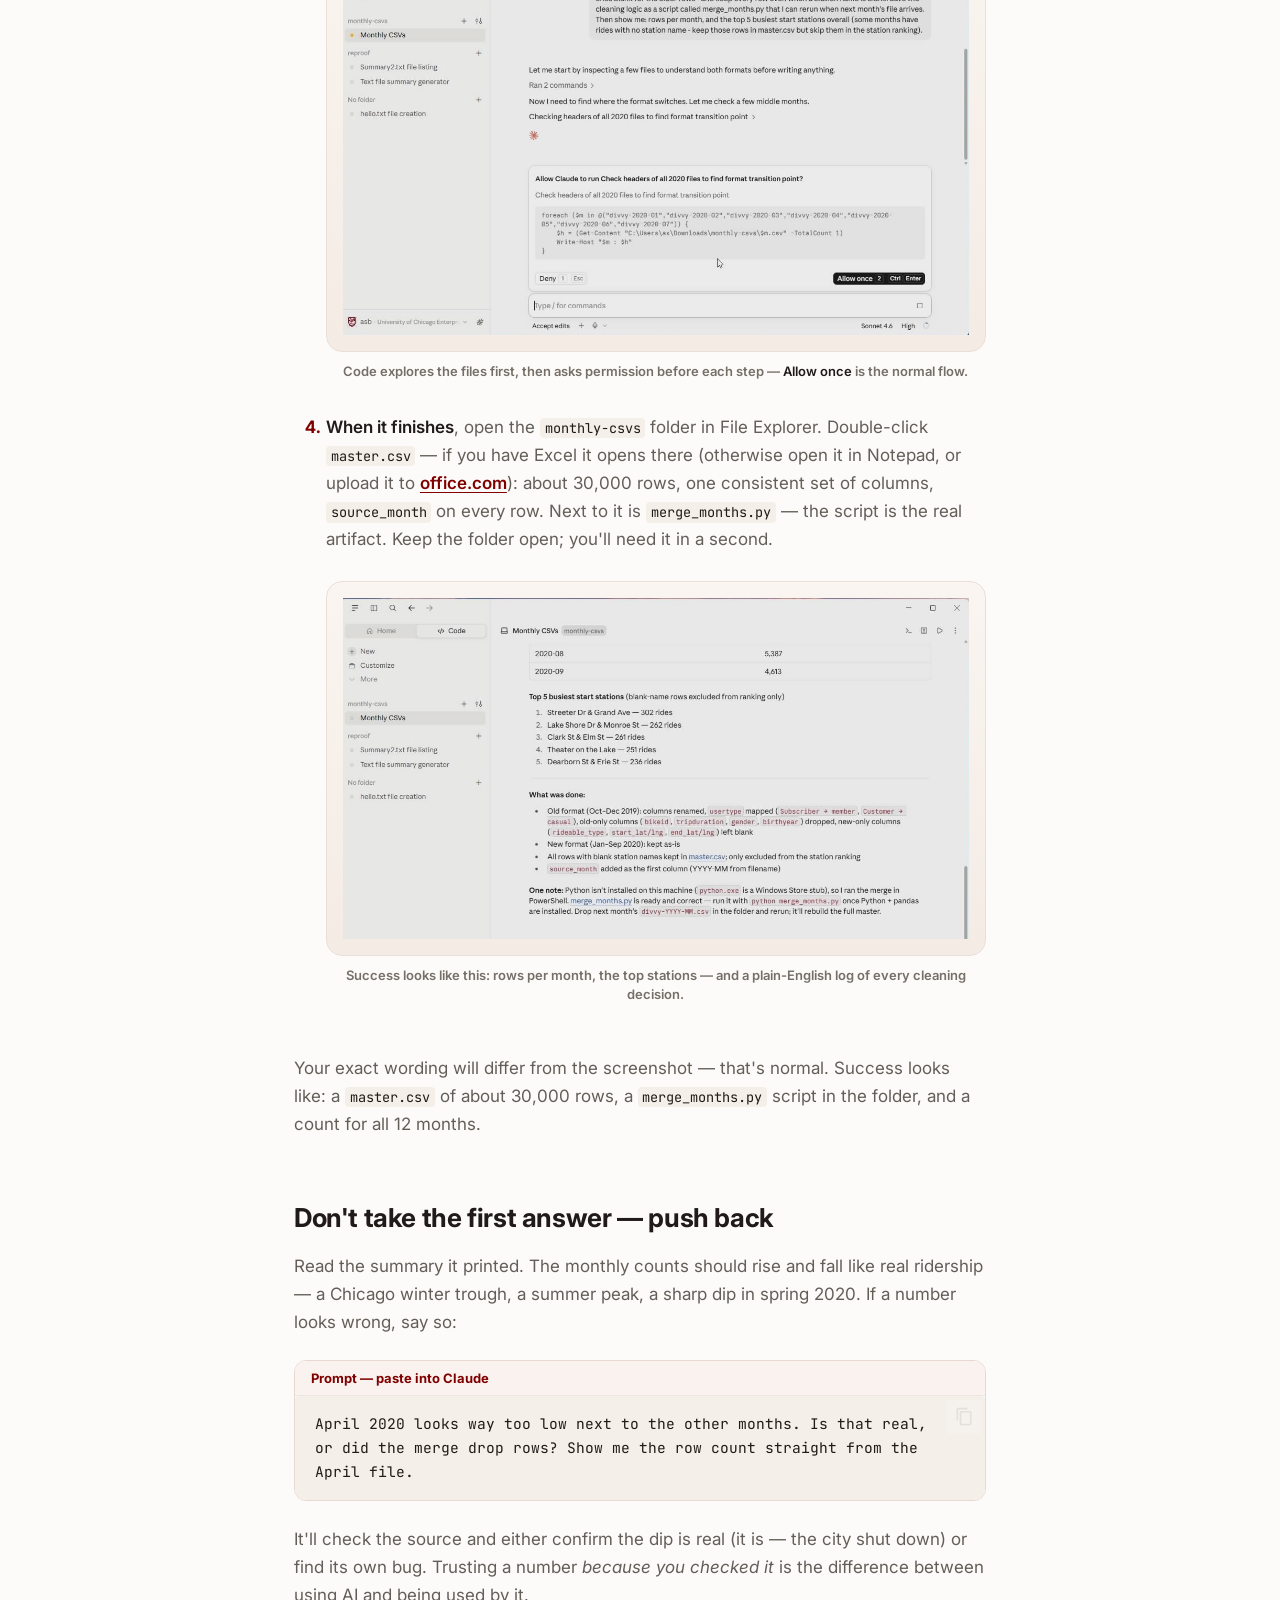
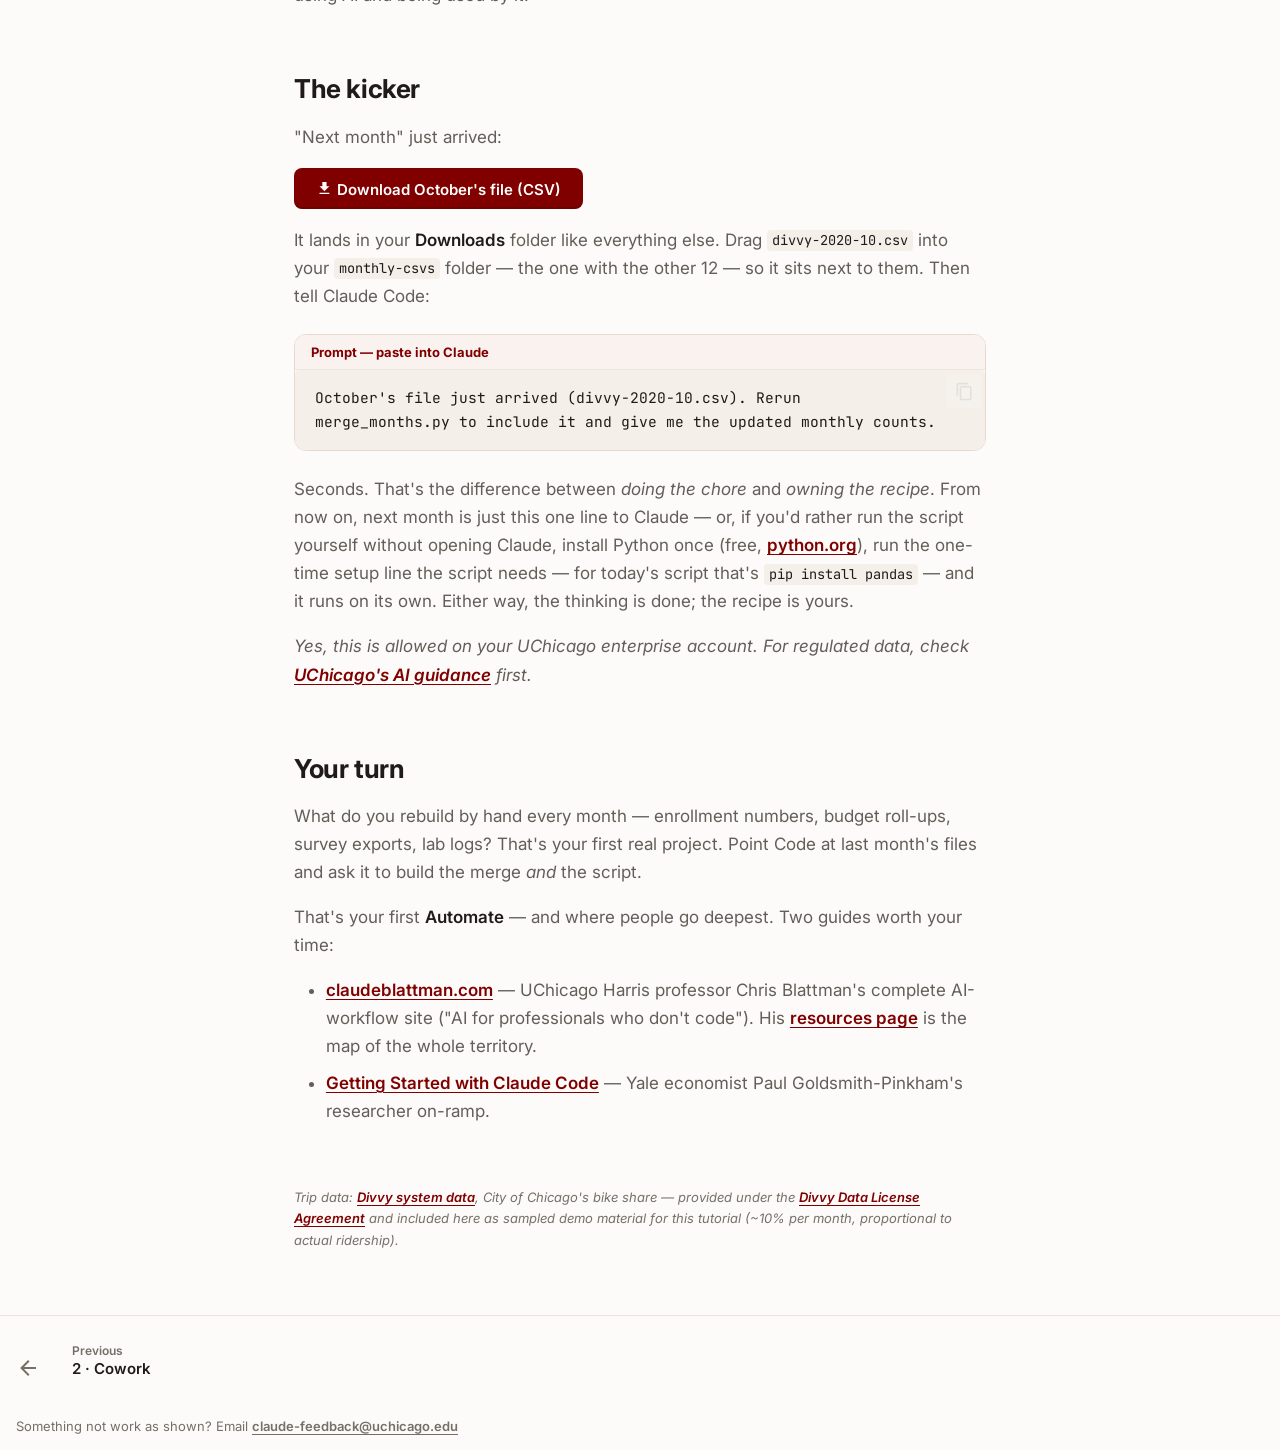
<file: code-monthly-csvs/index.html>
<!doctype html>
<html lang="en" class="no-js">
  <head>
    
      <meta charset="utf-8">
      <meta name="viewport" content="width=device-width,initial-scale=1">
      
        <meta name="description" content="Three ten-minute demos that show what Claude Chat, Cowork, and Code can actually do — built for a half-screen follow-along.">
      
      
      
        <link rel="canonical" href="https://asblab.github.io/claude-at-uchicago/code-monthly-csvs/">
      
      
        <link rel="prev" href="../cowork-receipts/">
      
      
      
        
      
      
      <link rel="icon" href="../assets/images/favicon.png">
      <meta name="generator" content="mkdocs-1.6.1, mkdocs-material-9.7.7">
    
    
      
        <title>3 · Code - Claude at UChicago</title>
      
    
    
      <link rel="stylesheet" href="../assets/stylesheets/main.ec1eaa64.min.css">
      
        
        <link rel="stylesheet" href="../assets/stylesheets/palette.ab4e12ef.min.css">
      
      


    
    
      
    
    
      
        
        
        <link rel="preconnect" href="https://fonts.gstatic.com" crossorigin>
        <link rel="stylesheet" href="https://fonts.googleapis.com/css?family=Inter:300,300i,400,400i,700,700i%7CJetBrains+Mono:400,400i,700,700i&display=fallback">
        <style>:root{--md-text-font:"Inter";--md-code-font:"JetBrains Mono"}</style>
      
    
    
      <link rel="stylesheet" href="../stylesheets/extra.css">
    
    <script>__md_scope=new URL("..",location),__md_hash=e=>[...e].reduce(((e,_)=>(e<<5)-e+_.charCodeAt(0)),0),__md_get=(e,_=localStorage,t=__md_scope)=>JSON.parse(_.getItem(t.pathname+"."+e)),__md_set=(e,_,t=localStorage,a=__md_scope)=>{try{t.setItem(a.pathname+"."+e,JSON.stringify(_))}catch(e){}}</script>
    
      

    
    
  </head>
  
  
    
    
      
    
    
    
    
    <body dir="ltr" data-md-color-scheme="default" data-md-color-primary="custom" data-md-color-accent="indigo">
  
    
    <input class="md-toggle" data-md-toggle="drawer" type="checkbox" id="__drawer" autocomplete="off">
    <input class="md-toggle" data-md-toggle="search" type="checkbox" id="__search" autocomplete="off">
    <label class="md-overlay" for="__drawer"></label>
    <div data-md-component="skip">
      
        
        <a href="#kill-a-monthly-chore" class="md-skip">
          Skip to content
        </a>
      
    </div>
    <div data-md-component="announce">
      
    </div>
    
    
      

  

<header class="md-header md-header--shadow" data-md-component="header">
  <nav class="md-header__inner md-grid" aria-label="Header">
    <a href=".." title="Claude at UChicago" class="md-header__button md-logo" aria-label="Claude at UChicago" data-md-component="logo">
      
  
  <svg xmlns="http://www.w3.org/2000/svg" viewBox="0 0 24 24"><path d="M12 8a3 3 0 0 0 3-3 3 3 0 0 0-3-3 3 3 0 0 0-3 3 3 3 0 0 0 3 3m0 3.54C9.64 9.35 6.5 8 3 8v11c3.5 0 6.64 1.35 9 3.54 2.36-2.19 5.5-3.54 9-3.54V8c-3.5 0-6.64 1.35-9 3.54"/></svg>

    </a>
    <label class="md-header__button md-icon" for="__drawer">
      
      <svg xmlns="http://www.w3.org/2000/svg" viewBox="0 0 24 24"><path d="M3 6h18v2H3zm0 5h18v2H3zm0 5h18v2H3z"/></svg>
    </label>
    <div class="md-header__title" data-md-component="header-title">
      <div class="md-header__ellipsis">
        <div class="md-header__topic">
          <span class="md-ellipsis">
            Claude at UChicago
          </span>
        </div>
        <div class="md-header__topic" data-md-component="header-topic">
          <span class="md-ellipsis">
            
              3 · Code
            
          </span>
        </div>
      </div>
    </div>
    
      
        <form class="md-header__option" data-md-component="palette">
  
    
    
    
    <input class="md-option" data-md-color-media="(prefers-color-scheme: light)" data-md-color-scheme="default" data-md-color-primary="custom" data-md-color-accent="indigo"  aria-label="Dark mode"  type="radio" name="__palette" id="__palette_0">
    
      <label class="md-header__button md-icon" title="Dark mode" for="__palette_1" hidden>
        <svg xmlns="http://www.w3.org/2000/svg" viewBox="0 0 24 24"><path d="M12 8a4 4 0 0 0-4 4 4 4 0 0 0 4 4 4 4 0 0 0 4-4 4 4 0 0 0-4-4m0 10a6 6 0 0 1-6-6 6 6 0 0 1 6-6 6 6 0 0 1 6 6 6 6 0 0 1-6 6m8-9.31V4h-4.69L12 .69 8.69 4H4v4.69L.69 12 4 15.31V20h4.69L12 23.31 15.31 20H20v-4.69L23.31 12z"/></svg>
      </label>
    
  
    
    
    
    <input class="md-option" data-md-color-media="(prefers-color-scheme: dark)" data-md-color-scheme="slate" data-md-color-primary="custom" data-md-color-accent="indigo"  aria-label="Light mode"  type="radio" name="__palette" id="__palette_1">
    
      <label class="md-header__button md-icon" title="Light mode" for="__palette_0" hidden>
        <svg xmlns="http://www.w3.org/2000/svg" viewBox="0 0 24 24"><path d="M12 18c-.89 0-1.74-.2-2.5-.55C11.56 16.5 13 14.42 13 12s-1.44-4.5-3.5-5.45C10.26 6.2 11.11 6 12 6a6 6 0 0 1 6 6 6 6 0 0 1-6 6m8-9.31V4h-4.69L12 .69 8.69 4H4v4.69L.69 12 4 15.31V20h4.69L12 23.31 15.31 20H20v-4.69L23.31 12z"/></svg>
      </label>
    
  
</form>
      
    
    
      <script>var palette=__md_get("__palette");if(palette&&palette.color){if("(prefers-color-scheme)"===palette.color.media){var media=matchMedia("(prefers-color-scheme: light)"),input=document.querySelector(media.matches?"[data-md-color-media='(prefers-color-scheme: light)']":"[data-md-color-media='(prefers-color-scheme: dark)']");palette.color.media=input.getAttribute("data-md-color-media"),palette.color.scheme=input.getAttribute("data-md-color-scheme"),palette.color.primary=input.getAttribute("data-md-color-primary"),palette.color.accent=input.getAttribute("data-md-color-accent")}for(var[key,value]of Object.entries(palette.color))document.body.setAttribute("data-md-color-"+key,value)}</script>
    
    
    
      
      
        <label class="md-header__button md-icon" for="__search">
          
          <svg xmlns="http://www.w3.org/2000/svg" viewBox="0 0 24 24"><path d="M9.5 3A6.5 6.5 0 0 1 16 9.5c0 1.61-.59 3.09-1.56 4.23l.27.27h.79l5 5-1.5 1.5-5-5v-.79l-.27-.27A6.52 6.52 0 0 1 9.5 16 6.5 6.5 0 0 1 3 9.5 6.5 6.5 0 0 1 9.5 3m0 2C7 5 5 7 5 9.5S7 14 9.5 14 14 12 14 9.5 12 5 9.5 5"/></svg>
        </label>
        <div class="md-search" data-md-component="search" role="dialog">
  <label class="md-search__overlay" for="__search"></label>
  <div class="md-search__inner" role="search">
    <form class="md-search__form" name="search">
      <input type="text" class="md-search__input" name="query" aria-label="Search" placeholder="Search" autocapitalize="off" autocorrect="off" autocomplete="off" spellcheck="false" data-md-component="search-query" required>
      <label class="md-search__icon md-icon" for="__search">
        
        <svg xmlns="http://www.w3.org/2000/svg" viewBox="0 0 24 24"><path d="M9.5 3A6.5 6.5 0 0 1 16 9.5c0 1.61-.59 3.09-1.56 4.23l.27.27h.79l5 5-1.5 1.5-5-5v-.79l-.27-.27A6.52 6.52 0 0 1 9.5 16 6.5 6.5 0 0 1 3 9.5 6.5 6.5 0 0 1 9.5 3m0 2C7 5 5 7 5 9.5S7 14 9.5 14 14 12 14 9.5 12 5 9.5 5"/></svg>
        
        <svg xmlns="http://www.w3.org/2000/svg" viewBox="0 0 24 24"><path d="M20 11v2H8l5.5 5.5-1.42 1.42L4.16 12l7.92-7.92L13.5 5.5 8 11z"/></svg>
      </label>
      <nav class="md-search__options" aria-label="Search">
        
        <button type="reset" class="md-search__icon md-icon" title="Clear" aria-label="Clear" tabindex="-1">
          
          <svg xmlns="http://www.w3.org/2000/svg" viewBox="0 0 24 24"><path d="M19 6.41 17.59 5 12 10.59 6.41 5 5 6.41 10.59 12 5 17.59 6.41 19 12 13.41 17.59 19 19 17.59 13.41 12z"/></svg>
        </button>
      </nav>
      
    </form>
    <div class="md-search__output">
      <div class="md-search__scrollwrap" tabindex="0" data-md-scrollfix>
        <div class="md-search-result" data-md-component="search-result">
          <div class="md-search-result__meta">
            Initializing search
          </div>
          <ol class="md-search-result__list" role="presentation"></ol>
        </div>
      </div>
    </div>
  </div>
</div>
      
    
    
  </nav>
  
</header>
    
    <div class="md-container" data-md-component="container">
      
      
        
          
        
      
      <main class="md-main" data-md-component="main">
        <div class="md-main__inner md-grid">
          
            
              
              <div class="md-sidebar md-sidebar--primary" data-md-component="sidebar" data-md-type="navigation" >
                <div class="md-sidebar__scrollwrap">
                  <div class="md-sidebar__inner">
                    



<nav class="md-nav md-nav--primary" aria-label="Navigation" data-md-level="0">
  <label class="md-nav__title" for="__drawer">
    <a href=".." title="Claude at UChicago" class="md-nav__button md-logo" aria-label="Claude at UChicago" data-md-component="logo">
      
  
  <svg xmlns="http://www.w3.org/2000/svg" viewBox="0 0 24 24"><path d="M12 8a3 3 0 0 0 3-3 3 3 0 0 0-3-3 3 3 0 0 0-3 3 3 3 0 0 0 3 3m0 3.54C9.64 9.35 6.5 8 3 8v11c3.5 0 6.64 1.35 9 3.54 2.36-2.19 5.5-3.54 9-3.54V8c-3.5 0-6.64 1.35-9 3.54"/></svg>

    </a>
    Claude at UChicago
  </label>
  
  <ul class="md-nav__list" data-md-scrollfix>
    
      
      
  
  
  
  
    <li class="md-nav__item">
      <a href=".." class="md-nav__link">
        
  
  
  <span class="md-ellipsis">
    
  
    Start here
  

    
  </span>
  
  

      </a>
    </li>
  

    
      
      
  
  
  
  
    <li class="md-nav__item">
      <a href="../chat-10k/" class="md-nav__link">
        
  
  
  <span class="md-ellipsis">
    
  
    1 · Chat
  

    
  </span>
  
  

      </a>
    </li>
  

    
      
      
  
  
  
  
    <li class="md-nav__item">
      <a href="../cowork-receipts/" class="md-nav__link">
        
  
  
  <span class="md-ellipsis">
    
  
    2 · Cowork
  

    
  </span>
  
  

      </a>
    </li>
  

    
      
      
  
  
    
  
  
  
    <li class="md-nav__item md-nav__item--active">
      
      <input class="md-nav__toggle md-toggle" type="checkbox" id="__toc">
      
      
        
      
      
        <label class="md-nav__link md-nav__link--active" for="__toc">
          
  
  
  <span class="md-ellipsis">
    
  
    3 · Code
  

    
  </span>
  
  

          <span class="md-nav__icon md-icon"></span>
        </label>
      
      <a href="./" class="md-nav__link md-nav__link--active">
        
  
  
  <span class="md-ellipsis">
    
  
    3 · Code
  

    
  </span>
  
  

      </a>
      
        

<nav class="md-nav md-nav--secondary" aria-label="Table of contents">
  
  
  
    
  
  
    <label class="md-nav__title" for="__toc">
      <span class="md-nav__icon md-icon"></span>
      Table of contents
    </label>
    <ul class="md-nav__list" data-md-component="toc" data-md-scrollfix>
      
        <li class="md-nav__item">
  <a href="#steps" class="md-nav__link">
    <span class="md-ellipsis">
      
        Steps
      
    </span>
  </a>
  
</li>
      
        <li class="md-nav__item">
  <a href="#dont-take-the-first-answer-push-back" class="md-nav__link">
    <span class="md-ellipsis">
      
        Don't take the first answer — push back
      
    </span>
  </a>
  
</li>
      
        <li class="md-nav__item">
  <a href="#the-kicker" class="md-nav__link">
    <span class="md-ellipsis">
      
        The kicker
      
    </span>
  </a>
  
</li>
      
        <li class="md-nav__item">
  <a href="#your-turn" class="md-nav__link">
    <span class="md-ellipsis">
      
        Your turn
      
    </span>
  </a>
  
</li>
      
    </ul>
  
</nav>
      
    </li>
  

    
  </ul>
</nav>
                  </div>
                </div>
              </div>
            
            
              
              <div class="md-sidebar md-sidebar--secondary" data-md-component="sidebar" data-md-type="toc" >
                <div class="md-sidebar__scrollwrap">
                  <div class="md-sidebar__inner">
                    

<nav class="md-nav md-nav--secondary" aria-label="Table of contents">
  
  
  
    
  
  
    <label class="md-nav__title" for="__toc">
      <span class="md-nav__icon md-icon"></span>
      Table of contents
    </label>
    <ul class="md-nav__list" data-md-component="toc" data-md-scrollfix>
      
        <li class="md-nav__item">
  <a href="#steps" class="md-nav__link">
    <span class="md-ellipsis">
      
        Steps
      
    </span>
  </a>
  
</li>
      
        <li class="md-nav__item">
  <a href="#dont-take-the-first-answer-push-back" class="md-nav__link">
    <span class="md-ellipsis">
      
        Don't take the first answer — push back
      
    </span>
  </a>
  
</li>
      
        <li class="md-nav__item">
  <a href="#the-kicker" class="md-nav__link">
    <span class="md-ellipsis">
      
        The kicker
      
    </span>
  </a>
  
</li>
      
        <li class="md-nav__item">
  <a href="#your-turn" class="md-nav__link">
    <span class="md-ellipsis">
      
        Your turn
      
    </span>
  </a>
  
</li>
      
    </ul>
  
</nav>
                  </div>
                </div>
              </div>
            
          
          
            <div class="md-content" data-md-component="content">
              
              <article class="md-content__inner md-typeset">
                
                  



<p class="kicker">Demo 3 · Code</p>

<h1 id="kill-a-monthly-chore">Kill a monthly chore</h1>
<p class="promise"><span class="promise-kicker">In 10 minutes</span>Twelve monthly data exports — where the format <em>changed mid-year</em> — merged into one clean master file. Plus the part that matters: a script that does next month for free.</p>
<div class="admonition note">
<p class="admonition-title">First time in <strong>Code</strong>? If it asks you to install Git for Windows, click the "Download Git" button, run the installer accepting every default, then restart Claude. No <strong>Code</strong> button at all? Update Claude Desktop (or reinstall from <a href="https://claude.com/download">claude.com/download</a>).</p>
</div>
<p>The data is real: trips from Divvy, Chicago's bike-share, split here into twelve monthly files. In January 2020 Divvy changed its data format — different column names, different categories. Exactly the kind of thing that quietly eats an afternoon.</p>
<p><a class="md-button md-button--primary" download="monthly-csvs.zip" href="../assets/downloads/monthly-csvs.zip"><span class="twemoji"><svg xmlns="http://www.w3.org/2000/svg" viewBox="0 0 24 24"><path d="M5 20h14v-2H5m14-9h-4V3H9v6H5l7 7z"/></svg></span> Download the 12 monthly files (ZIP, 1.2 MB)</a></p>
<h2 id="steps">Steps</h2>
<ol>
<li>Download the ZIP, then <strong>right-click → Extract All… → Extract</strong> — accept the suggested location. You'll get a <code>monthly-csvs</code> folder with 12 CSVs.</li>
<li>In Claude Desktop, click <strong>Code</strong> at the top of the sidebar. Click the folder chip just above the task box, pick <strong>Open folder…</strong>, and choose <strong>Downloads → monthly-csvs</strong>. Claude asks whether to trust this workspace — click <strong>Trust workspace</strong>.</li>
<li>
<p>Paste this and hit Enter:</p>
<div class="highlight"><pre><span></span><code>This folder has 12 monthly bike-share exports, but the export format changed partway through the year (different column names and categories). Merge them into one clean master.csv: standardize the columns and dates, map the old format onto the new one, remove exact duplicate rows, and add a source_month column. Use the new format&#39;s column names for the master — drop columns only the old format has (like tripduration and gender), leave new-only ones blank for the older rows — and keep every row even when a station name is blank. Save the cleaning logic as a script called merge_months.py that I can rerun when next month&#39;s file arrives. Then show me: rows per month, and the top 5 busiest start stations overall (some months have rides with no station name — keep those rows in master.csv but skip them in the station ranking).
</code></pre></div>
<p>Claude Code reads the actual files, pinpoints exactly where the format flips, works out how the old columns map onto the new ones, and runs the merge — all in front of you. Along the way it asks permission before each command it runs — clicking <strong>Allow once</strong> each time is the normal flow; you're watching it work, not breaking anything.</p>
<p><img alt="Claude Code working through the merge" class="shot" src="../assets/img/code-working.png" /></p>
<p class="shot-cap">Code explores the files first, then asks permission before each step — <strong>Allow once</strong> is the normal flow.</p>
</li>
<li>
<p><strong>When it finishes</strong>, open the <code>monthly-csvs</code> folder in File Explorer. Double-click <code>master.csv</code> — if you have Excel it opens there (otherwise open it in Notepad, or upload it to <a href="https://office.com">office.com</a>): about 30,000 rows, one consistent set of columns, <code>source_month</code> on every row. Next to it is <code>merge_months.py</code> — the script is the real artifact. Keep the folder open; you'll need it in a second.</p>
<p><img alt="The merge result and summary" class="shot" src="../assets/img/code-result.png" /></p>
<p class="shot-cap">Success looks like this: rows per month, the top stations — and a plain-English log of every cleaning decision.</p>
</li>
</ol>
<p>Your exact wording will differ from the screenshot — that's normal. Success looks like: a <code>master.csv</code> of about 30,000 rows, a <code>merge_months.py</code> script in the folder, and a count for all 12 months.</p>
<h2 id="dont-take-the-first-answer-push-back">Don't take the first answer — push back</h2>
<p>Read the summary it printed. The monthly counts should rise and fall like real ridership — a Chicago winter trough, a summer peak, a sharp dip in spring 2020. If a number looks wrong, say so:</p>
<div class="highlight"><pre><span></span><code>April 2020 looks way too low next to the other months. Is that real, or did the merge drop rows? Show me the row count straight from the April file.
</code></pre></div>
<p>It'll check the source and either confirm the dip is real (it is — the city shut down) or find its own bug. Trusting a number <em>because you checked it</em> is the difference between using AI and being used by it.</p>
<h2 id="the-kicker">The kicker</h2>
<p>"Next month" just arrived:</p>
<p><a class="md-button md-button--primary" download="divvy-2020-10.csv" href="../assets/downloads/divvy-2020-10.csv"><span class="twemoji"><svg xmlns="http://www.w3.org/2000/svg" viewBox="0 0 24 24"><path d="M5 20h14v-2H5m14-9h-4V3H9v6H5l7 7z"/></svg></span> Download October's file (CSV)</a></p>
<p>It lands in your <strong>Downloads</strong> folder like everything else. Drag <code>divvy-2020-10.csv</code> into your <code>monthly-csvs</code> folder — the one with the other 12 — so it sits next to them. Then tell Claude Code:</p>
<div class="highlight"><pre><span></span><code>October&#39;s file just arrived (divvy-2020-10.csv). Rerun merge_months.py to include it and give me the updated monthly counts.
</code></pre></div>
<p>Seconds. That's the difference between <em>doing the chore</em> and <em>owning the recipe</em>. From now on, next month is just this one line to Claude — or, if you'd rather run the script yourself without opening Claude, install Python once (free, <a href="https://python.org">python.org</a>), run the one-time setup line the script needs — for today's script that's <code>pip install pandas</code> — and it runs on its own. Either way, the thinking is done; the recipe is yours.</p>
<p><em>Yes, this is allowed on your UChicago enterprise account. For regulated data, check <a href="https://genai.uchicago.edu/about/generative-ai-guidance">UChicago's AI guidance</a> first.</em></p>
<h2 id="your-turn">Your turn</h2>
<p>What do you rebuild by hand every month — enrollment numbers, budget roll-ups, survey exports, lab logs? That's your first real project. Point Code at last month's files and ask it to build the merge <em>and</em> the script.</p>
<p>That's your first <strong>Automate</strong> — and where people go deepest. Two guides worth your time:</p>
<ul>
<li><strong><a href="https://claudeblattman.com/">claudeblattman.com</a></strong> — UChicago Harris professor Chris Blattman's complete AI-workflow site ("AI for professionals who don't code"). His <a href="https://claudeblattman.com/resources/">resources page</a> is the map of the whole territory.</li>
<li><strong><a href="https://paulgp.substack.com/p/getting-started-with-claude-code">Getting Started with Claude Code</a></strong> — Yale economist Paul Goldsmith-Pinkham's researcher on-ramp.</li>
</ul>
<hr />
<p><em>Trip data: <a href="https://divvybikes.com/system-data">Divvy system data</a>, City of Chicago's bike share — provided under the <a href="https://divvybikes.com/data-license-agreement">Divvy Data License Agreement</a> and included here as sampled demo material for this tutorial (~10% per month, proportional to actual ridership).</em></p>












                
              </article>
            </div>
          
          
<script>var target=document.getElementById(location.hash.slice(1));target&&target.name&&(target.checked=target.name.startsWith("__tabbed_"))</script>
        </div>
        
      </main>
      
        <footer class="md-footer">
  
    
      
      <nav class="md-footer__inner md-grid" aria-label="Footer" >
        
          
          <a href="../cowork-receipts/" class="md-footer__link md-footer__link--prev" aria-label="Previous: 2 · Cowork">
            <div class="md-footer__button md-icon">
              
              <svg xmlns="http://www.w3.org/2000/svg" viewBox="0 0 24 24"><path d="M20 11v2H8l5.5 5.5-1.42 1.42L4.16 12l7.92-7.92L13.5 5.5 8 11z"/></svg>
            </div>
            <div class="md-footer__title">
              <span class="md-footer__direction">
                Previous
              </span>
              <div class="md-ellipsis">
                2 · Cowork
              </div>
            </div>
          </a>
        
        
      </nav>
    
  
  <div class="md-footer-meta md-typeset">
    <div class="md-footer-meta__inner md-grid">
      <div class="md-copyright">
  
    <div class="md-copyright__highlight">
      Something not work as shown? Email <a href="mailto:claude-feedback@uchicago.edu">claude-feedback@uchicago.edu</a>
    </div>
  
  
</div>
      
    </div>
  </div>
</footer>
      
    </div>
    <div class="md-dialog" data-md-component="dialog">
      <div class="md-dialog__inner md-typeset"></div>
    </div>
    
    
    
      
      
      <script id="__config" type="application/json">{"annotate": null, "base": "..", "features": ["content.code.copy", "navigation.footer"], "search": "../assets/javascripts/workers/search.2c215733.min.js", "tags": null, "translations": {"clipboard.copied": "Copied to clipboard", "clipboard.copy": "Copy to clipboard", "search.result.more.one": "1 more on this page", "search.result.more.other": "# more on this page", "search.result.none": "No matching documents", "search.result.one": "1 matching document", "search.result.other": "# matching documents", "search.result.placeholder": "Type to start searching", "search.result.term.missing": "Missing", "select.version": "Select version"}, "version": null}</script>
    
    
      <script src="../assets/javascripts/bundle.d7400e89.min.js"></script>
      
    
  </body>
</html>
</file>
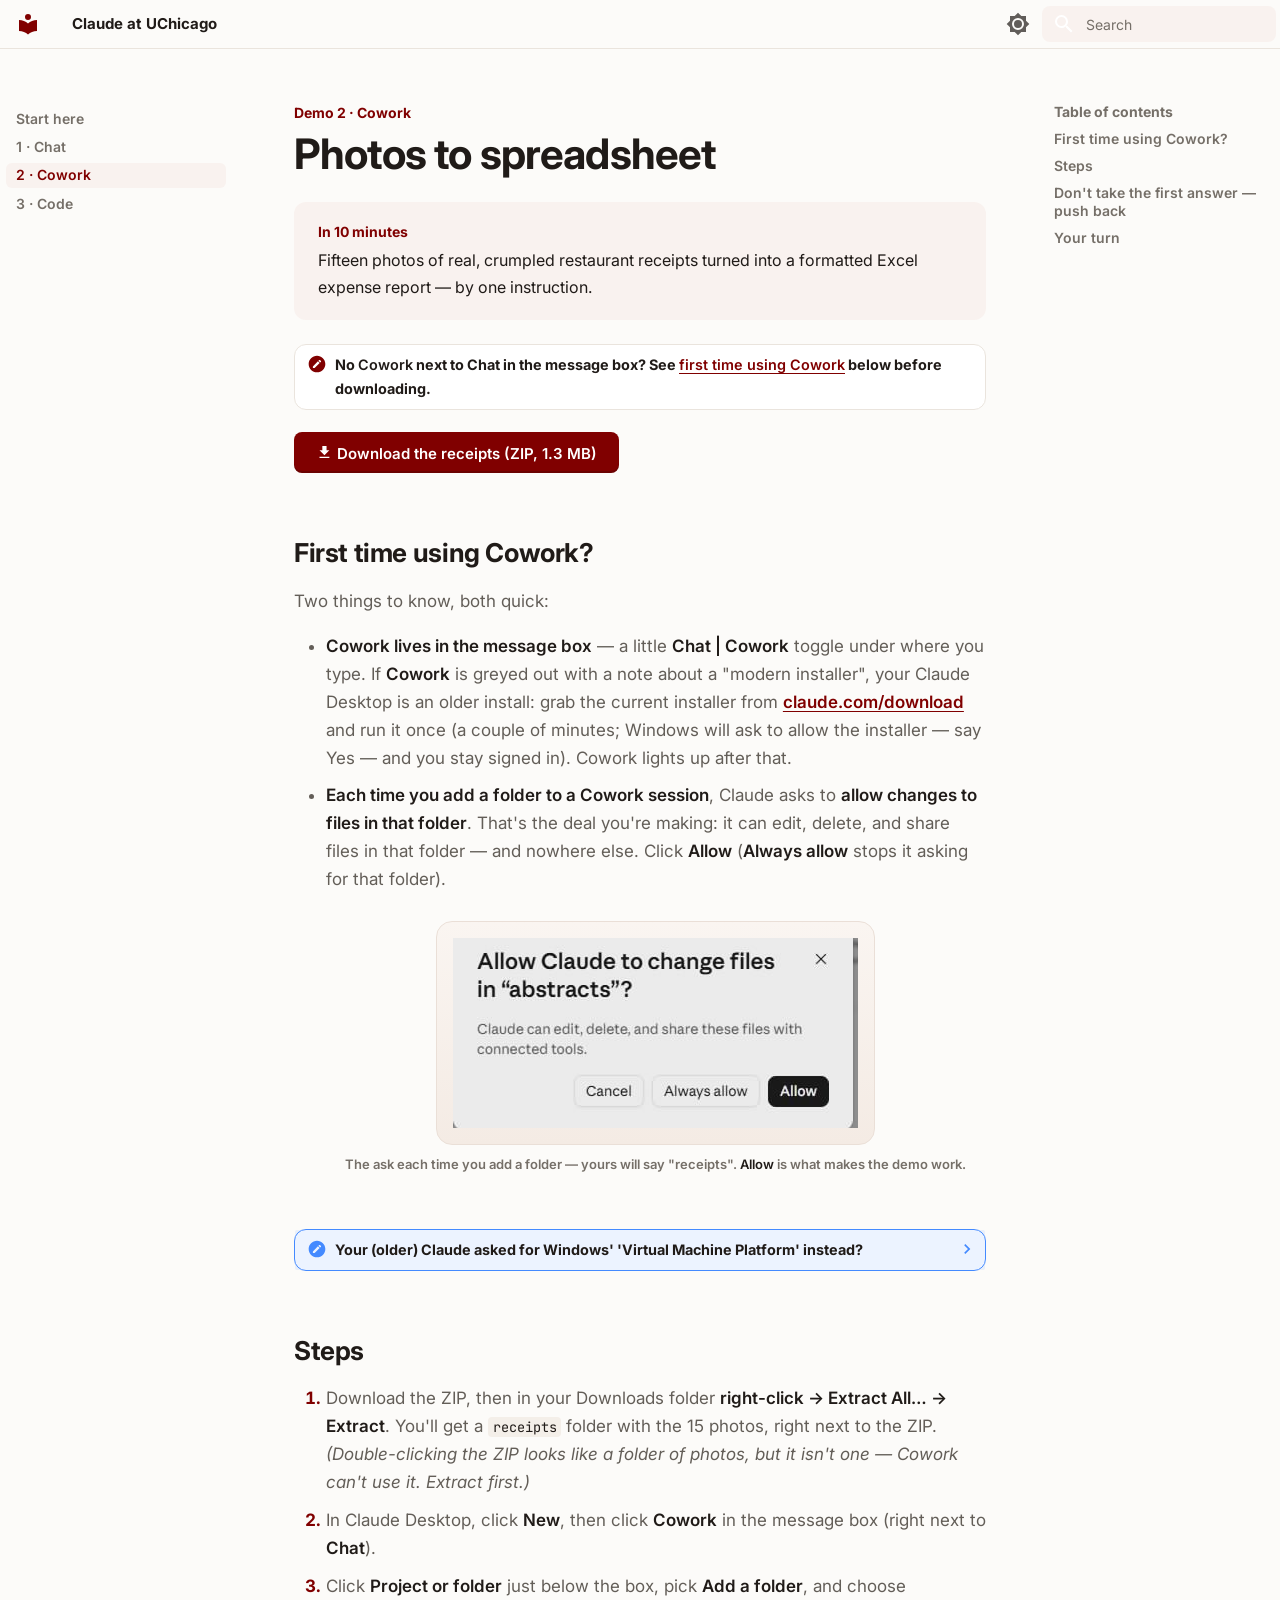
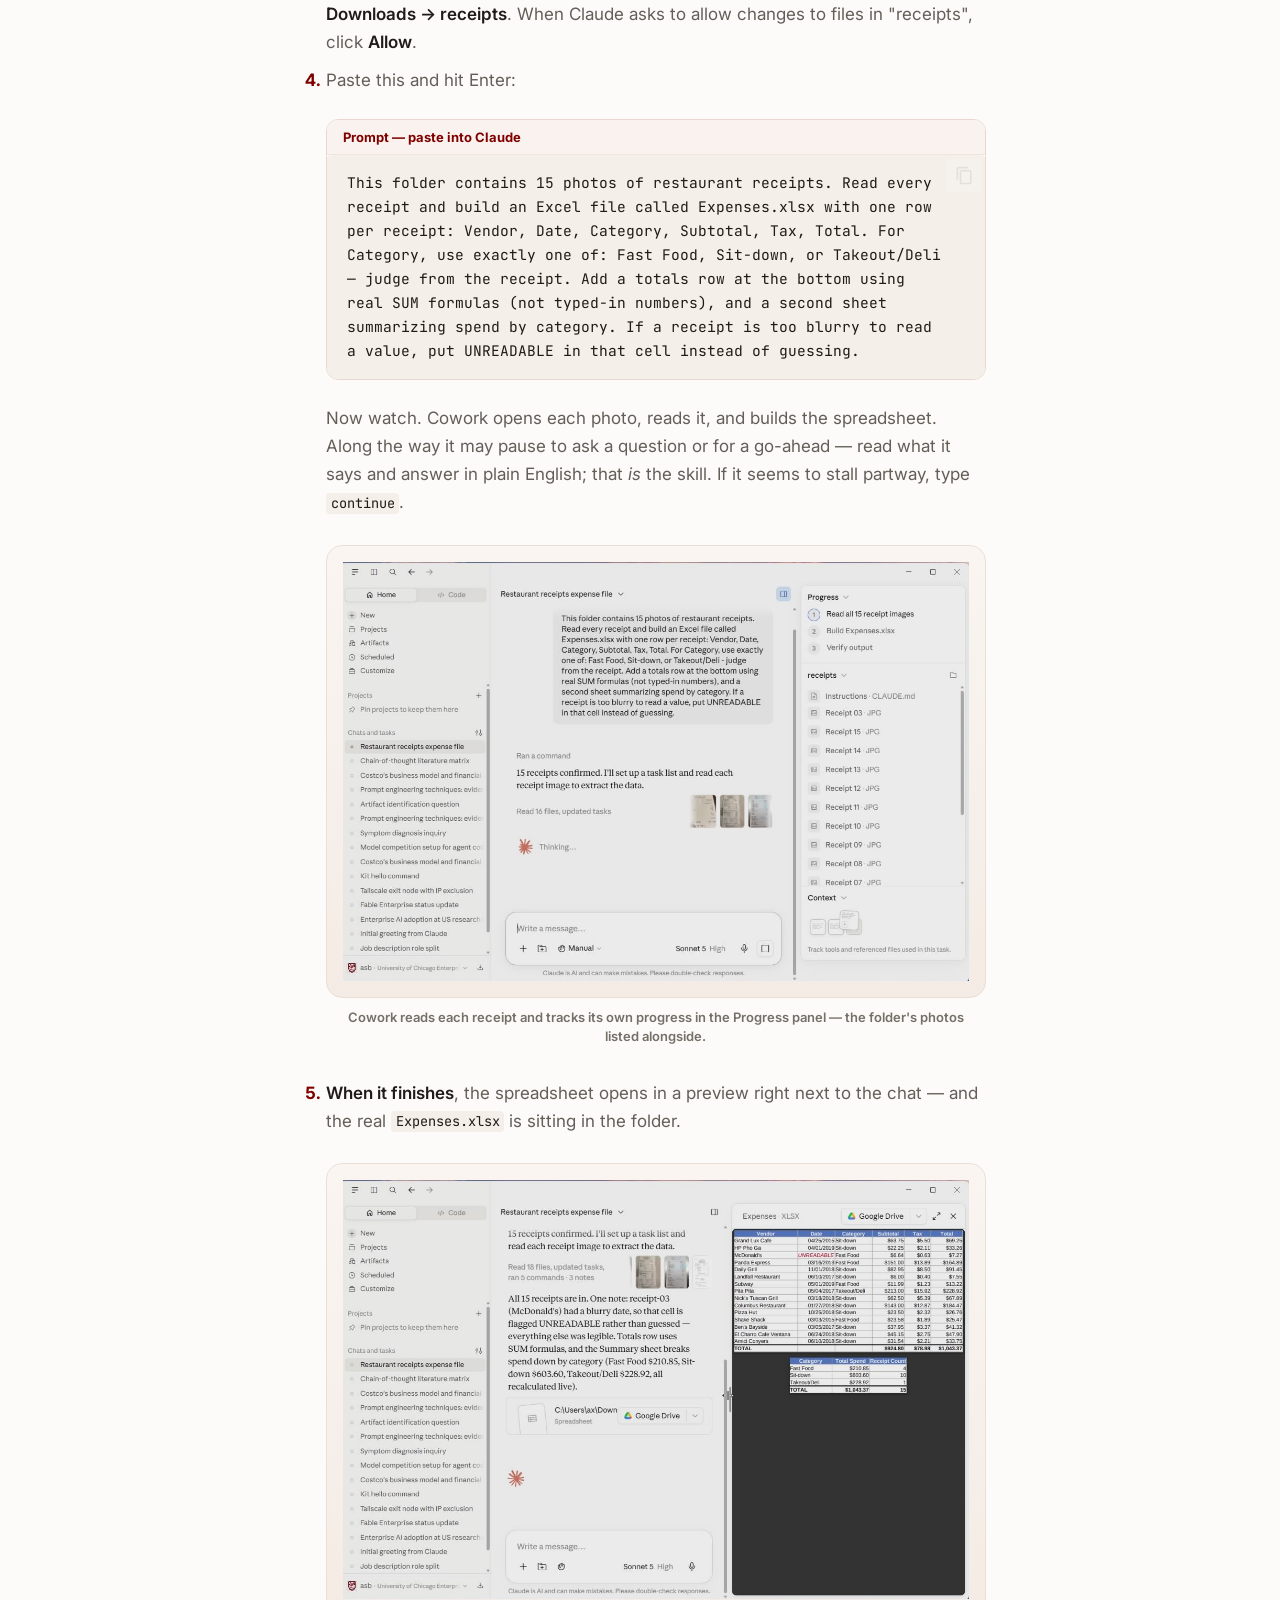
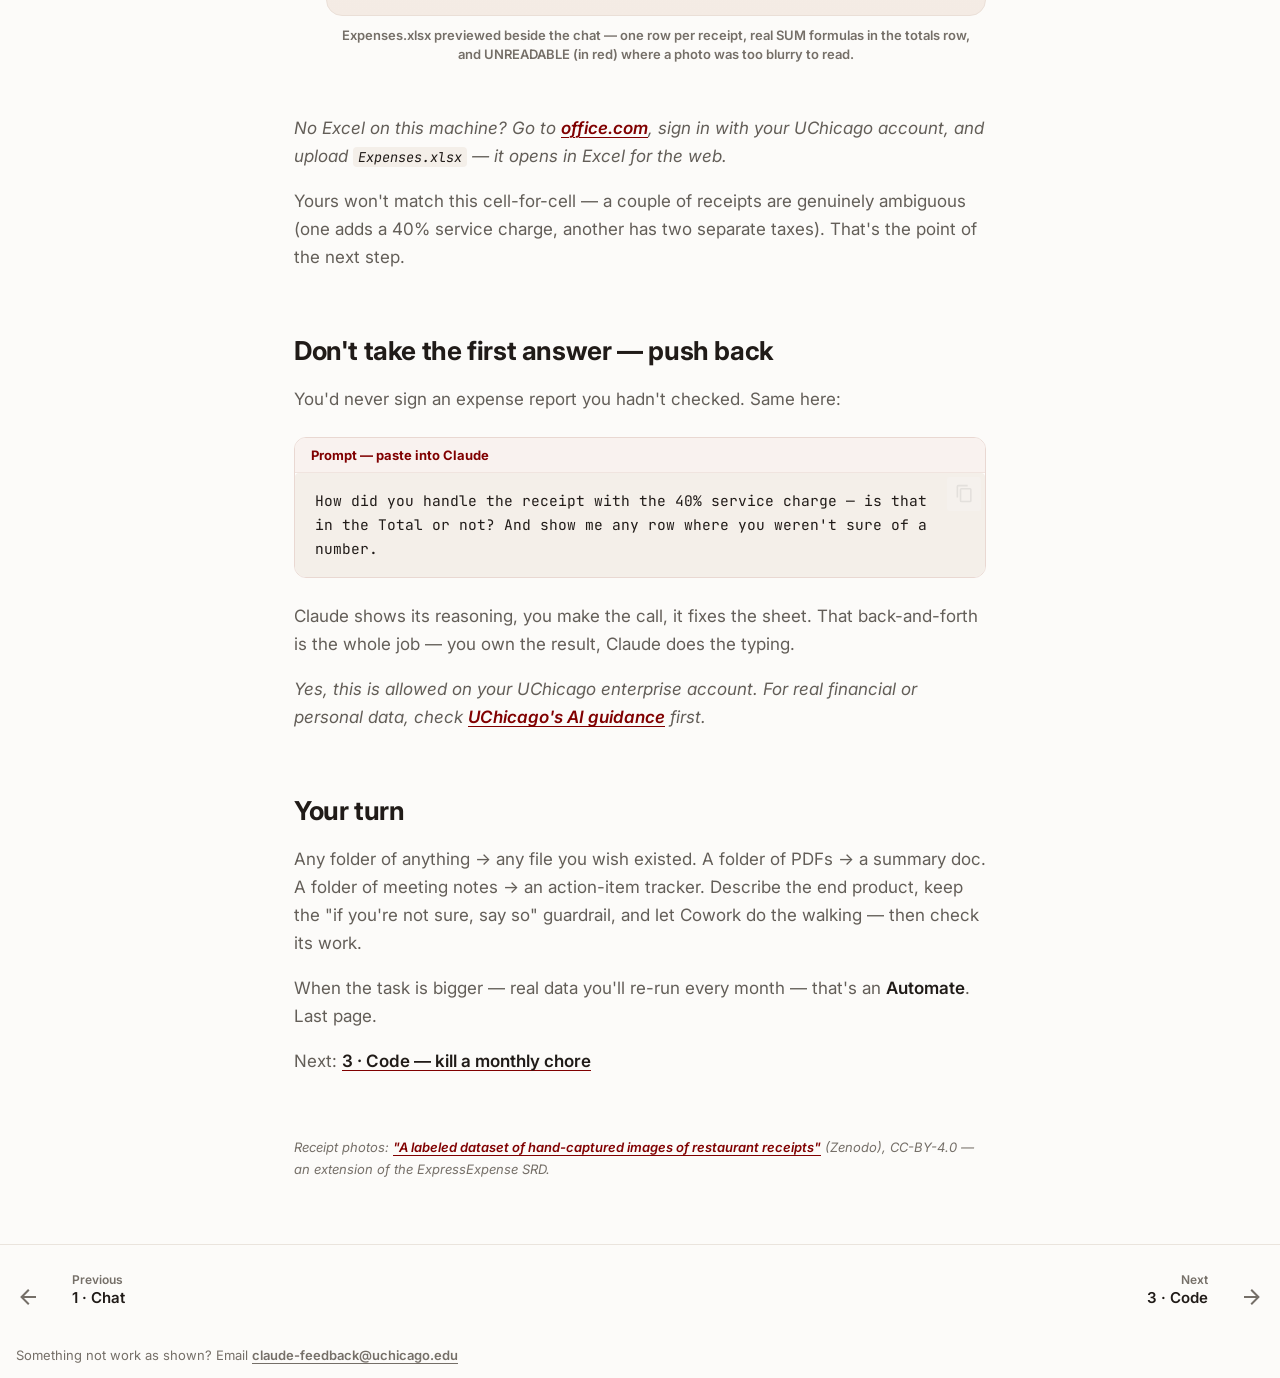
<file: cowork-receipts/index.html>
<!doctype html>
<html lang="en" class="no-js">
  <head>
    
      <meta charset="utf-8">
      <meta name="viewport" content="width=device-width,initial-scale=1">
      
        <meta name="description" content="Three ten-minute demos that show what Claude Chat, Cowork, and Code can actually do — built for a half-screen follow-along.">
      
      
      
        <link rel="canonical" href="https://asblab.github.io/claude-at-uchicago/cowork-receipts/">
      
      
        <link rel="prev" href="../chat-10k/">
      
      
        <link rel="next" href="../code-monthly-csvs/">
      
      
        
      
      
      <link rel="icon" href="../assets/images/favicon.png">
      <meta name="generator" content="mkdocs-1.6.1, mkdocs-material-9.7.7">
    
    
      
        <title>2 · Cowork - Claude at UChicago</title>
      
    
    
      <link rel="stylesheet" href="../assets/stylesheets/main.ec1eaa64.min.css">
      
        
        <link rel="stylesheet" href="../assets/stylesheets/palette.ab4e12ef.min.css">
      
      


    
    
      
    
    
      
        
        
        <link rel="preconnect" href="https://fonts.gstatic.com" crossorigin>
        <link rel="stylesheet" href="https://fonts.googleapis.com/css?family=Inter:300,300i,400,400i,700,700i%7CJetBrains+Mono:400,400i,700,700i&display=fallback">
        <style>:root{--md-text-font:"Inter";--md-code-font:"JetBrains Mono"}</style>
      
    
    
      <link rel="stylesheet" href="../stylesheets/extra.css">
    
    <script>__md_scope=new URL("..",location),__md_hash=e=>[...e].reduce(((e,_)=>(e<<5)-e+_.charCodeAt(0)),0),__md_get=(e,_=localStorage,t=__md_scope)=>JSON.parse(_.getItem(t.pathname+"."+e)),__md_set=(e,_,t=localStorage,a=__md_scope)=>{try{t.setItem(a.pathname+"."+e,JSON.stringify(_))}catch(e){}}</script>
    
      

    
    
  </head>
  
  
    
    
      
    
    
    
    
    <body dir="ltr" data-md-color-scheme="default" data-md-color-primary="custom" data-md-color-accent="indigo">
  
    
    <input class="md-toggle" data-md-toggle="drawer" type="checkbox" id="__drawer" autocomplete="off">
    <input class="md-toggle" data-md-toggle="search" type="checkbox" id="__search" autocomplete="off">
    <label class="md-overlay" for="__drawer"></label>
    <div data-md-component="skip">
      
        
        <a href="#photos-to-spreadsheet" class="md-skip">
          Skip to content
        </a>
      
    </div>
    <div data-md-component="announce">
      
    </div>
    
    
      

  

<header class="md-header md-header--shadow" data-md-component="header">
  <nav class="md-header__inner md-grid" aria-label="Header">
    <a href=".." title="Claude at UChicago" class="md-header__button md-logo" aria-label="Claude at UChicago" data-md-component="logo">
      
  
  <svg xmlns="http://www.w3.org/2000/svg" viewBox="0 0 24 24"><path d="M12 8a3 3 0 0 0 3-3 3 3 0 0 0-3-3 3 3 0 0 0-3 3 3 3 0 0 0 3 3m0 3.54C9.64 9.35 6.5 8 3 8v11c3.5 0 6.64 1.35 9 3.54 2.36-2.19 5.5-3.54 9-3.54V8c-3.5 0-6.64 1.35-9 3.54"/></svg>

    </a>
    <label class="md-header__button md-icon" for="__drawer">
      
      <svg xmlns="http://www.w3.org/2000/svg" viewBox="0 0 24 24"><path d="M3 6h18v2H3zm0 5h18v2H3zm0 5h18v2H3z"/></svg>
    </label>
    <div class="md-header__title" data-md-component="header-title">
      <div class="md-header__ellipsis">
        <div class="md-header__topic">
          <span class="md-ellipsis">
            Claude at UChicago
          </span>
        </div>
        <div class="md-header__topic" data-md-component="header-topic">
          <span class="md-ellipsis">
            
              2 · Cowork
            
          </span>
        </div>
      </div>
    </div>
    
      
        <form class="md-header__option" data-md-component="palette">
  
    
    
    
    <input class="md-option" data-md-color-media="(prefers-color-scheme: light)" data-md-color-scheme="default" data-md-color-primary="custom" data-md-color-accent="indigo"  aria-label="Dark mode"  type="radio" name="__palette" id="__palette_0">
    
      <label class="md-header__button md-icon" title="Dark mode" for="__palette_1" hidden>
        <svg xmlns="http://www.w3.org/2000/svg" viewBox="0 0 24 24"><path d="M12 8a4 4 0 0 0-4 4 4 4 0 0 0 4 4 4 4 0 0 0 4-4 4 4 0 0 0-4-4m0 10a6 6 0 0 1-6-6 6 6 0 0 1 6-6 6 6 0 0 1 6 6 6 6 0 0 1-6 6m8-9.31V4h-4.69L12 .69 8.69 4H4v4.69L.69 12 4 15.31V20h4.69L12 23.31 15.31 20H20v-4.69L23.31 12z"/></svg>
      </label>
    
  
    
    
    
    <input class="md-option" data-md-color-media="(prefers-color-scheme: dark)" data-md-color-scheme="slate" data-md-color-primary="custom" data-md-color-accent="indigo"  aria-label="Light mode"  type="radio" name="__palette" id="__palette_1">
    
      <label class="md-header__button md-icon" title="Light mode" for="__palette_0" hidden>
        <svg xmlns="http://www.w3.org/2000/svg" viewBox="0 0 24 24"><path d="M12 18c-.89 0-1.74-.2-2.5-.55C11.56 16.5 13 14.42 13 12s-1.44-4.5-3.5-5.45C10.26 6.2 11.11 6 12 6a6 6 0 0 1 6 6 6 6 0 0 1-6 6m8-9.31V4h-4.69L12 .69 8.69 4H4v4.69L.69 12 4 15.31V20h4.69L12 23.31 15.31 20H20v-4.69L23.31 12z"/></svg>
      </label>
    
  
</form>
      
    
    
      <script>var palette=__md_get("__palette");if(palette&&palette.color){if("(prefers-color-scheme)"===palette.color.media){var media=matchMedia("(prefers-color-scheme: light)"),input=document.querySelector(media.matches?"[data-md-color-media='(prefers-color-scheme: light)']":"[data-md-color-media='(prefers-color-scheme: dark)']");palette.color.media=input.getAttribute("data-md-color-media"),palette.color.scheme=input.getAttribute("data-md-color-scheme"),palette.color.primary=input.getAttribute("data-md-color-primary"),palette.color.accent=input.getAttribute("data-md-color-accent")}for(var[key,value]of Object.entries(palette.color))document.body.setAttribute("data-md-color-"+key,value)}</script>
    
    
    
      
      
        <label class="md-header__button md-icon" for="__search">
          
          <svg xmlns="http://www.w3.org/2000/svg" viewBox="0 0 24 24"><path d="M9.5 3A6.5 6.5 0 0 1 16 9.5c0 1.61-.59 3.09-1.56 4.23l.27.27h.79l5 5-1.5 1.5-5-5v-.79l-.27-.27A6.52 6.52 0 0 1 9.5 16 6.5 6.5 0 0 1 3 9.5 6.5 6.5 0 0 1 9.5 3m0 2C7 5 5 7 5 9.5S7 14 9.5 14 14 12 14 9.5 12 5 9.5 5"/></svg>
        </label>
        <div class="md-search" data-md-component="search" role="dialog">
  <label class="md-search__overlay" for="__search"></label>
  <div class="md-search__inner" role="search">
    <form class="md-search__form" name="search">
      <input type="text" class="md-search__input" name="query" aria-label="Search" placeholder="Search" autocapitalize="off" autocorrect="off" autocomplete="off" spellcheck="false" data-md-component="search-query" required>
      <label class="md-search__icon md-icon" for="__search">
        
        <svg xmlns="http://www.w3.org/2000/svg" viewBox="0 0 24 24"><path d="M9.5 3A6.5 6.5 0 0 1 16 9.5c0 1.61-.59 3.09-1.56 4.23l.27.27h.79l5 5-1.5 1.5-5-5v-.79l-.27-.27A6.52 6.52 0 0 1 9.5 16 6.5 6.5 0 0 1 3 9.5 6.5 6.5 0 0 1 9.5 3m0 2C7 5 5 7 5 9.5S7 14 9.5 14 14 12 14 9.5 12 5 9.5 5"/></svg>
        
        <svg xmlns="http://www.w3.org/2000/svg" viewBox="0 0 24 24"><path d="M20 11v2H8l5.5 5.5-1.42 1.42L4.16 12l7.92-7.92L13.5 5.5 8 11z"/></svg>
      </label>
      <nav class="md-search__options" aria-label="Search">
        
        <button type="reset" class="md-search__icon md-icon" title="Clear" aria-label="Clear" tabindex="-1">
          
          <svg xmlns="http://www.w3.org/2000/svg" viewBox="0 0 24 24"><path d="M19 6.41 17.59 5 12 10.59 6.41 5 5 6.41 10.59 12 5 17.59 6.41 19 12 13.41 17.59 19 19 17.59 13.41 12z"/></svg>
        </button>
      </nav>
      
    </form>
    <div class="md-search__output">
      <div class="md-search__scrollwrap" tabindex="0" data-md-scrollfix>
        <div class="md-search-result" data-md-component="search-result">
          <div class="md-search-result__meta">
            Initializing search
          </div>
          <ol class="md-search-result__list" role="presentation"></ol>
        </div>
      </div>
    </div>
  </div>
</div>
      
    
    
  </nav>
  
</header>
    
    <div class="md-container" data-md-component="container">
      
      
        
          
        
      
      <main class="md-main" data-md-component="main">
        <div class="md-main__inner md-grid">
          
            
              
              <div class="md-sidebar md-sidebar--primary" data-md-component="sidebar" data-md-type="navigation" >
                <div class="md-sidebar__scrollwrap">
                  <div class="md-sidebar__inner">
                    



<nav class="md-nav md-nav--primary" aria-label="Navigation" data-md-level="0">
  <label class="md-nav__title" for="__drawer">
    <a href=".." title="Claude at UChicago" class="md-nav__button md-logo" aria-label="Claude at UChicago" data-md-component="logo">
      
  
  <svg xmlns="http://www.w3.org/2000/svg" viewBox="0 0 24 24"><path d="M12 8a3 3 0 0 0 3-3 3 3 0 0 0-3-3 3 3 0 0 0-3 3 3 3 0 0 0 3 3m0 3.54C9.64 9.35 6.5 8 3 8v11c3.5 0 6.64 1.35 9 3.54 2.36-2.19 5.5-3.54 9-3.54V8c-3.5 0-6.64 1.35-9 3.54"/></svg>

    </a>
    Claude at UChicago
  </label>
  
  <ul class="md-nav__list" data-md-scrollfix>
    
      
      
  
  
  
  
    <li class="md-nav__item">
      <a href=".." class="md-nav__link">
        
  
  
  <span class="md-ellipsis">
    
  
    Start here
  

    
  </span>
  
  

      </a>
    </li>
  

    
      
      
  
  
  
  
    <li class="md-nav__item">
      <a href="../chat-10k/" class="md-nav__link">
        
  
  
  <span class="md-ellipsis">
    
  
    1 · Chat
  

    
  </span>
  
  

      </a>
    </li>
  

    
      
      
  
  
    
  
  
  
    <li class="md-nav__item md-nav__item--active">
      
      <input class="md-nav__toggle md-toggle" type="checkbox" id="__toc">
      
      
        
      
      
        <label class="md-nav__link md-nav__link--active" for="__toc">
          
  
  
  <span class="md-ellipsis">
    
  
    2 · Cowork
  

    
  </span>
  
  

          <span class="md-nav__icon md-icon"></span>
        </label>
      
      <a href="./" class="md-nav__link md-nav__link--active">
        
  
  
  <span class="md-ellipsis">
    
  
    2 · Cowork
  

    
  </span>
  
  

      </a>
      
        

<nav class="md-nav md-nav--secondary" aria-label="Table of contents">
  
  
  
    
  
  
    <label class="md-nav__title" for="__toc">
      <span class="md-nav__icon md-icon"></span>
      Table of contents
    </label>
    <ul class="md-nav__list" data-md-component="toc" data-md-scrollfix>
      
        <li class="md-nav__item">
  <a href="#cowork-setup" class="md-nav__link">
    <span class="md-ellipsis">
      
        First time using Cowork?
      
    </span>
  </a>
  
</li>
      
        <li class="md-nav__item">
  <a href="#steps" class="md-nav__link">
    <span class="md-ellipsis">
      
        Steps
      
    </span>
  </a>
  
</li>
      
        <li class="md-nav__item">
  <a href="#dont-take-the-first-answer-push-back" class="md-nav__link">
    <span class="md-ellipsis">
      
        Don't take the first answer — push back
      
    </span>
  </a>
  
</li>
      
        <li class="md-nav__item">
  <a href="#your-turn" class="md-nav__link">
    <span class="md-ellipsis">
      
        Your turn
      
    </span>
  </a>
  
</li>
      
    </ul>
  
</nav>
      
    </li>
  

    
      
      
  
  
  
  
    <li class="md-nav__item">
      <a href="../code-monthly-csvs/" class="md-nav__link">
        
  
  
  <span class="md-ellipsis">
    
  
    3 · Code
  

    
  </span>
  
  

      </a>
    </li>
  

    
  </ul>
</nav>
                  </div>
                </div>
              </div>
            
            
              
              <div class="md-sidebar md-sidebar--secondary" data-md-component="sidebar" data-md-type="toc" >
                <div class="md-sidebar__scrollwrap">
                  <div class="md-sidebar__inner">
                    

<nav class="md-nav md-nav--secondary" aria-label="Table of contents">
  
  
  
    
  
  
    <label class="md-nav__title" for="__toc">
      <span class="md-nav__icon md-icon"></span>
      Table of contents
    </label>
    <ul class="md-nav__list" data-md-component="toc" data-md-scrollfix>
      
        <li class="md-nav__item">
  <a href="#cowork-setup" class="md-nav__link">
    <span class="md-ellipsis">
      
        First time using Cowork?
      
    </span>
  </a>
  
</li>
      
        <li class="md-nav__item">
  <a href="#steps" class="md-nav__link">
    <span class="md-ellipsis">
      
        Steps
      
    </span>
  </a>
  
</li>
      
        <li class="md-nav__item">
  <a href="#dont-take-the-first-answer-push-back" class="md-nav__link">
    <span class="md-ellipsis">
      
        Don't take the first answer — push back
      
    </span>
  </a>
  
</li>
      
        <li class="md-nav__item">
  <a href="#your-turn" class="md-nav__link">
    <span class="md-ellipsis">
      
        Your turn
      
    </span>
  </a>
  
</li>
      
    </ul>
  
</nav>
                  </div>
                </div>
              </div>
            
          
          
            <div class="md-content" data-md-component="content">
              
              <article class="md-content__inner md-typeset">
                
                  



<p class="kicker">Demo 2 · Cowork</p>

<h1 id="photos-to-spreadsheet">Photos to spreadsheet</h1>
<p class="promise"><span class="promise-kicker">In 10 minutes</span>Fifteen photos of real, crumpled restaurant receipts turned into a formatted Excel expense report — by one instruction.</p>
<div class="admonition note">
<p class="admonition-title">No <strong>Cowork</strong> next to Chat in the message box? See <a href="#cowork-setup">first time using Cowork</a> below before downloading.</p>
</div>
<p><a class="md-button md-button--primary" download="receipts.zip" href="../assets/downloads/receipts.zip"><span class="twemoji"><svg xmlns="http://www.w3.org/2000/svg" viewBox="0 0 24 24"><path d="M5 20h14v-2H5m14-9h-4V3H9v6H5l7 7z"/></svg></span> Download the receipts (ZIP, 1.3 MB)</a></p>
<h2 id="cowork-setup">First time using Cowork?</h2>
<p>Two things to know, both quick:</p>
<ul>
<li><strong>Cowork lives in the message box</strong> — a little <strong>Chat | Cowork</strong> toggle under where you type. If <strong>Cowork</strong> is greyed out with a note about a "modern installer", your Claude Desktop is an older install: grab the current installer from <a href="https://claude.com/download">claude.com/download</a> and run it once (a couple of minutes; Windows will ask to allow the installer — say Yes — and you stay signed in). Cowork lights up after that.</li>
<li>
<p><strong>Each time you add a folder to a Cowork session</strong>, Claude asks to <strong>allow changes to files in that folder</strong>. That's the deal you're making: it can edit, delete, and share files in that folder — and nowhere else. Click <strong>Allow</strong> (<strong>Always allow</strong> stops it asking for that folder).</p>
<p><img alt="The folder permission ask" class="shot" src="../assets/img/cowork-allow.png" /></p>
<p class="shot-cap">The ask each time you add a folder — yours will say "receipts". <strong>Allow</strong> is what makes the demo work.</p>
</li>
</ul>
<details class="note">
<summary>Your (older) Claude asked for Windows' 'Virtual Machine Platform' instead?</summary>
<p>Older versions of Cowork asked for a Windows feature called <strong>Virtual Machine Platform</strong> — approve the prompt, restart once, done. If it sticks: press <strong>Start</strong>, type <code>windows features</code>, open <strong>Turn Windows features on or off</strong>, tick <strong>Virtual Machine Platform</strong>, click <strong>OK</strong>, restart. If the permission box wants an administrator password you don't have, ask your IT support to enable it for you. Or skip all of it — install the current version from <a href="https://claude.com/download">claude.com/download</a>, which doesn't need any of this.</p>
</details>
<h2 id="steps">Steps</h2>
<ol>
<li>Download the ZIP, then in your Downloads folder <strong>right-click → Extract All… → Extract</strong>. You'll get a <code>receipts</code> folder with the 15 photos, right next to the ZIP. <em>(Double-clicking the ZIP looks like a folder of photos, but it isn't one — Cowork can't use it. Extract first.)</em></li>
<li>In Claude Desktop, click <strong>New</strong>, then click <strong>Cowork</strong> in the message box (right next to <strong>Chat</strong>).</li>
<li>Click <strong>Project or folder</strong> just below the box, pick <strong>Add a folder</strong>, and choose <strong>Downloads → receipts</strong>. When Claude asks to allow changes to files in "receipts", click <strong>Allow</strong>.</li>
<li>
<p>Paste this and hit Enter:</p>
<div class="highlight"><pre><span></span><code>This folder contains 15 photos of restaurant receipts. Read every receipt and build an Excel file called Expenses.xlsx with one row per receipt: Vendor, Date, Category, Subtotal, Tax, Total. For Category, use exactly one of: Fast Food, Sit-down, or Takeout/Deli — judge from the receipt. Add a totals row at the bottom using real SUM formulas (not typed-in numbers), and a second sheet summarizing spend by category. If a receipt is too blurry to read a value, put UNREADABLE in that cell instead of guessing.
</code></pre></div>
<p>Now watch. Cowork opens each photo, reads it, and builds the spreadsheet. Along the way it may pause to ask a question or for a go-ahead — read what it says and answer in plain English; that <em>is</em> the skill. If it seems to stall partway, type <code>continue</code>.</p>
<p><img alt="Cowork working through the receipts" class="shot" src="../assets/img/cowork-working.png" /></p>
<p class="shot-cap">Cowork reads each receipt and tracks its own progress in the Progress panel — the folder's photos listed alongside.</p>
</li>
<li>
<p><strong>When it finishes</strong>, the spreadsheet opens in a preview right next to the chat — and the real <code>Expenses.xlsx</code> is sitting in the folder.</p>
<p><img alt="The finished expense report" class="shot" src="../assets/img/cowork-result.png" /></p>
<p class="shot-cap">Expenses.xlsx previewed beside the chat — one row per receipt, real SUM formulas in the totals row, and UNREADABLE (in red) where a photo was too blurry to read.</p>
</li>
</ol>
<p><em>No Excel on this machine? Go to <a href="https://office.com">office.com</a>, sign in with your UChicago account, and upload <code>Expenses.xlsx</code> — it opens in Excel for the web.</em></p>
<p>Yours won't match this cell-for-cell — a couple of receipts are genuinely ambiguous (one adds a 40% service charge, another has two separate taxes). That's the point of the next step.</p>
<h2 id="dont-take-the-first-answer-push-back">Don't take the first answer — push back</h2>
<p>You'd never sign an expense report you hadn't checked. Same here:</p>
<div class="highlight"><pre><span></span><code>How did you handle the receipt with the 40% service charge — is that in the Total or not? And show me any row where you weren&#39;t sure of a number.
</code></pre></div>
<p>Claude shows its reasoning, you make the call, it fixes the sheet. That back-and-forth is the whole job — you own the result, Claude does the typing.</p>
<p><em>Yes, this is allowed on your UChicago enterprise account. For real financial or personal data, check <a href="https://genai.uchicago.edu/about/generative-ai-guidance">UChicago's AI guidance</a> first.</em></p>
<h2 id="your-turn">Your turn</h2>
<p>Any folder of anything → any file you wish existed. A folder of PDFs → a summary doc. A folder of meeting notes → an action-item tracker. Describe the end product, keep the "if you're not sure, say so" guardrail, and let Cowork do the walking — then check its work.</p>
<p>When the task is bigger — real data you'll re-run every month — that's an <strong>Automate</strong>. Last page.</p>
<p>Next: <a href="../code-monthly-csvs/"><strong>3 · Code — kill a monthly chore</strong></a></p>
<hr />
<p><em>Receipt photos: <a href="https://zenodo.org/records/13688441">"A labeled dataset of hand-captured images of restaurant receipts"</a> (Zenodo), CC-BY-4.0 — an extension of the ExpressExpense SRD.</em></p>












                
              </article>
            </div>
          
          
<script>var target=document.getElementById(location.hash.slice(1));target&&target.name&&(target.checked=target.name.startsWith("__tabbed_"))</script>
        </div>
        
      </main>
      
        <footer class="md-footer">
  
    
      
      <nav class="md-footer__inner md-grid" aria-label="Footer" >
        
          
          <a href="../chat-10k/" class="md-footer__link md-footer__link--prev" aria-label="Previous: 1 · Chat">
            <div class="md-footer__button md-icon">
              
              <svg xmlns="http://www.w3.org/2000/svg" viewBox="0 0 24 24"><path d="M20 11v2H8l5.5 5.5-1.42 1.42L4.16 12l7.92-7.92L13.5 5.5 8 11z"/></svg>
            </div>
            <div class="md-footer__title">
              <span class="md-footer__direction">
                Previous
              </span>
              <div class="md-ellipsis">
                1 · Chat
              </div>
            </div>
          </a>
        
        
          
          <a href="../code-monthly-csvs/" class="md-footer__link md-footer__link--next" aria-label="Next: 3 · Code">
            <div class="md-footer__title">
              <span class="md-footer__direction">
                Next
              </span>
              <div class="md-ellipsis">
                3 · Code
              </div>
            </div>
            <div class="md-footer__button md-icon">
              
              <svg xmlns="http://www.w3.org/2000/svg" viewBox="0 0 24 24"><path d="M4 11v2h12l-5.5 5.5 1.42 1.42L19.84 12l-7.92-7.92L10.5 5.5 16 11z"/></svg>
            </div>
          </a>
        
      </nav>
    
  
  <div class="md-footer-meta md-typeset">
    <div class="md-footer-meta__inner md-grid">
      <div class="md-copyright">
  
    <div class="md-copyright__highlight">
      Something not work as shown? Email <a href="mailto:claude-feedback@uchicago.edu">claude-feedback@uchicago.edu</a>
    </div>
  
  
</div>
      
    </div>
  </div>
</footer>
      
    </div>
    <div class="md-dialog" data-md-component="dialog">
      <div class="md-dialog__inner md-typeset"></div>
    </div>
    
    
    
      
      
      <script id="__config" type="application/json">{"annotate": null, "base": "..", "features": ["content.code.copy", "navigation.footer"], "search": "../assets/javascripts/workers/search.2c215733.min.js", "tags": null, "translations": {"clipboard.copied": "Copied to clipboard", "clipboard.copy": "Copy to clipboard", "search.result.more.one": "1 more on this page", "search.result.more.other": "# more on this page", "search.result.none": "No matching documents", "search.result.one": "1 matching document", "search.result.other": "# matching documents", "search.result.placeholder": "Type to start searching", "search.result.term.missing": "Missing", "select.version": "Select version"}, "version": null}</script>
    
    
      <script src="../assets/javascripts/bundle.d7400e89.min.js"></script>
      
    
  </body>
</html>
</file>
<file: stylesheets/extra.css>
/* Claude at UChicago — design system
   Direction: warm-paper neutral field, Inter-only type with real weight jumps,
   maroon as a single hard-rationed accent (~5 small touches per viewport),
   one signature component (the labeled Prompt Card), screenshots in framed washes.
   Two postures: full desktop (grid capped 1440) and the 50:50 follow-along (~900px).
   NOTE: Material sets the root font to 125% — in this file 1rem = 20px.
   Media queries resolve against 16px, so Material's breakpoints hold (60em = 960px). */

:root {
  --uc-bg: #fcfbf9;
  --uc-surface: #ffffff;
  --uc-wash: #f9f2ef;
  --uc-frame-a: #faf5f1;
  --uc-frame-b: #f4ebe4;
  --uc-frame-line: #eadfd7;
  --uc-prompt-line: #e9d8d2;
  --uc-strip-line: #f0e4df;
  --uc-ink: #201b18;
  --uc-lede: #4b4640;
  --uc-body: #635e58;
  --uc-muted: #756f68;
  --uc-line: #eae4dd;
  --uc-line-strong: #d8d0c7;
  --uc-maroon: #800000;
  --uc-maroon-down: #6a0000;
  --uc-maroon-soft: #c9a29a;
  --uc-accent-text: var(--uc-maroon);
  --md-primary-fg-color: var(--uc-maroon);
  --md-primary-fg-color--dark: var(--uc-maroon-down);
}
[data-md-color-scheme="default"] {
  --md-default-bg-color: var(--uc-bg);
  --md-default-fg-color: var(--uc-body);
  --md-typeset-a-color: var(--uc-maroon);
  --md-code-bg-color: #f4efe9;
  --md-code-fg-color: var(--uc-ink);
  --md-footer-bg-color: transparent;
  --md-footer-bg-color--dark: transparent;
  --md-footer-fg-color: var(--uc-ink);
  --md-footer-fg-color--light: var(--uc-muted);
  --md-footer-fg-color--lighter: var(--uc-muted);
}
[data-md-color-scheme="slate"] {
  --uc-bg: #1a1715;
  --uc-surface: #211d1a;
  --uc-wash: #261f1c;
  --uc-frame-a: #221d1a;
  --uc-frame-b: #1d1916;
  --uc-frame-line: #35302a;
  --uc-prompt-line: #3d332e;
  --uc-strip-line: #352c28;
  --uc-ink: #ede8e2;
  --uc-lede: #d0c9c1;
  --uc-body: #b3aca4;
  --uc-muted: #8d867e;
  --uc-line: #332e29;
  --uc-line-strong: #45403a;
  --uc-accent-text: #d08770;
  --md-default-bg-color: var(--uc-bg);
  --md-typeset-a-color: #d08770;
  --md-code-bg-color: #2a2521;
  --md-code-fg-color: var(--uc-ink);
  --md-footer-bg-color: transparent;
  --md-footer-bg-color--dark: transparent;
  --md-footer-fg-color: var(--uc-ink);
  --md-footer-fg-color--light: var(--uc-muted);
  --md-footer-fg-color--lighter: var(--uc-muted);
}

/* ---- shell: 1440-capped grid; 42rem column + real gutters at every width ---- */
.md-grid { max-width: 72rem; }
.md-content__inner { max-width: 42rem; margin: 0 auto; padding: 0.8rem 1.4rem 3.2rem; }
.md-typeset { font-size: 0.85rem; line-height: 1.65; color: var(--uc-body); }
.md-typeset strong { color: var(--uc-ink); font-weight: 600; }
/* wide media breakout, desktop only (narrower widths would overflow the sidebar math) */
@media screen and (min-width: 90em) {
  .md-typeset .highlight,
  .md-typeset .grid.cards,
  .md-typeset p:has(> img.shot) {
    width: calc(100% + 5rem); margin-inline: -2.5rem;
  }
}

/* ---- header: light chrome, maroon only in the mark ---- */
.md-header {
  background: var(--uc-bg); color: var(--uc-ink);
  border-bottom: 1px solid var(--uc-line); box-shadow: none;
}
.md-header__button.md-logo { color: var(--uc-maroon); opacity: 1; }
.md-header__title { font-size: 0.75rem; font-weight: 700; color: var(--uc-ink); }
.md-header__button { color: var(--uc-ink); opacity: 0.7; }
.md-header__button:hover { opacity: 1; color: var(--uc-ink); }
.md-search__form { background: var(--uc-wash); border-radius: 8px; }
.md-search__input { color: var(--uc-ink); font-size: 0.7rem; }
.md-search__input::placeholder { color: var(--uc-muted); }
.md-search__icon { color: var(--uc-muted); }

/* ---- type scale: Inter only, real jumps ---- */
.md-typeset h1 {
  font-size: clamp(1.7rem, 1.35rem + 1.2vw, 2.1rem);
  font-weight: 700; line-height: 1.15; letter-spacing: -0.02em;
  color: var(--uc-ink); margin: 0 0 1rem;
}
.md-typeset h2 {
  font-size: 1.3rem; font-weight: 700; line-height: 1.25; letter-spacing: -0.015em;
  color: var(--uc-ink); margin: 3.2rem 0 0.8rem;
}
.md-typeset h3 {
  font-size: 0.95rem; font-weight: 700; line-height: 1.4; letter-spacing: -0.01em;
  color: var(--uc-ink);
}
@media screen and (max-width: 59.9375em) {
  .md-typeset h2 { margin-top: 2.4rem; }
}

/* ---- kickers: bold sentence case, zero letter-spacing, the accent's main job ---- */
.md-typeset .kicker, .hero .hero-eyebrow,
.md-typeset .card-kicker, .md-typeset .promise-kicker {
  font-size: 0.7rem; font-weight: 700; line-height: 1.4;
  letter-spacing: 0; text-transform: none; color: var(--uc-accent-text);
}
.md-typeset p.kicker { margin: 3.2rem 0 0.35rem; }
.md-typeset p.kicker:first-child { margin-top: 0; }
.md-typeset .kicker + h1, .md-typeset .kicker + h2 { margin-top: 0; }

/* ---- links: always underlined (visible affordance), maroon, 600 ---- */
.md-typeset a {
  color: var(--uc-accent-text); font-weight: 600;
  text-decoration: underline; text-decoration-thickness: 1px; text-underline-offset: 3px;
}
.md-typeset a:hover { color: var(--uc-maroon-down); }
[data-md-color-scheme="slate"] .md-typeset a:hover { color: #dfa08c; }
.md-typeset a.md-button, .md-typeset a.card-cta { text-decoration: none; }
.md-typeset a:focus-visible, .md-typeset .md-button:focus-visible,
.md-clipboard:focus-visible {
  outline: none; box-shadow: 0 0 0 3px rgba(128, 0, 0, 0.25); border-radius: 4px;
}

/* ---- hero (index): one headline ---- */
.hero { margin: 2rem 0 3.6rem; }
.hero .hero-eyebrow { margin: 0 0 0.6rem; }
.md-typeset .hero h1 {
  font-size: clamp(2.2rem, 1.55rem + 1.7vw, 2.9rem);
  font-weight: 700; line-height: 1.08; letter-spacing: -0.03em;
  color: var(--uc-ink); margin: 0 0 1rem; white-space: nowrap;
}
.hero h1 em { font-style: normal; color: var(--uc-ink); font-weight: 700; padding: 0 0.35rem; }
.hero > p:not(.hero-eyebrow) {
  font-size: 0.95rem; line-height: 1.6; color: var(--uc-lede); max-width: 62ch;
}
@media screen and (max-width: 59.9375em) { .hero { margin: 1.2rem 0 2.4rem; } }
@media screen and (max-width: 30em) { .md-typeset .hero h1 { white-space: normal; } }

/* ---- demo cards: white product cards, whole card is the target ---- */
.md-typeset .grid { gap: 1rem; }
@media screen and (min-width: 60em) {
  .md-typeset .grid { grid-template-columns: repeat(3, 1fr) !important; }
}
@media screen and (max-width: 59.9375em) {
  .md-typeset .grid { grid-template-columns: 1fr !important; }
}
.md-typeset .grid.cards > ul > li {
  position: relative; display: flex; flex-direction: column;
  background: var(--uc-surface); border: 1px solid var(--uc-line);
  border-radius: 12px; padding: 1.2rem; margin: 0;
  font-size: 0.75rem; line-height: 1.6; box-shadow: none;
  transition: border-color 0.15s ease, transform 0.15s ease;
}
.md-typeset .grid.cards > ul > li:hover {
  border-color: var(--uc-maroon-soft); transform: translateY(-2px); box-shadow: none;
}
@media (prefers-reduced-motion: reduce) {
  .md-typeset .grid.cards > ul > li,
  .md-typeset .grid.cards > ul > li:hover { transition: none; transform: none; }
}
.md-typeset .grid.cards li p { margin: 0 0 0.6rem; }
.md-typeset .grid.cards .card-kicker { margin: 0 0 0.3rem; }
.md-typeset .grid.cards li strong { font-size: 0.95rem; font-weight: 700; color: var(--uc-ink); }
.md-typeset .grid.cards .card-when {
  font-size: 0.72rem; font-style: italic; color: var(--uc-muted); margin: 0 0 1rem;
}
.md-typeset .grid.cards li > p:last-child { margin: auto 0 0; }
.md-typeset .grid.cards a.card-cta { font-size: 0.75rem; font-weight: 700; color: var(--uc-accent-text); }
.md-typeset .grid.cards a.card-cta:hover { color: var(--uc-maroon-down); }
.md-typeset .grid.cards a.card-cta::after { content: ""; position: absolute; inset: 0; }
.md-typeset .grid.cards > ul > li:has(a.card-cta:focus-visible) {
  box-shadow: 0 0 0 3px rgba(128, 0, 0, 0.25);
}

/* ---- one button style: solid maroon with a pressable edge; no ghosts ---- */
.md-typeset .md-button--primary {
  background: var(--uc-maroon); color: #fff; border: 0; border-radius: 8px;
  font-size: 0.75rem; font-weight: 600; line-height: 1; padding: 0.6rem 1.1rem;
  box-shadow: inset 0 -2px 0 rgba(32, 10, 10, 0.22);
}
.md-typeset .md-button--primary:hover {
  background: var(--uc-maroon-down); color: #fff; border: 0;
}
.md-typeset .md-button--primary:active { transform: translateY(1px); box-shadow: none; }
.md-typeset .md-button:not(.md-button--primary) {
  background: transparent; border: 0; padding: 0;
  color: var(--uc-accent-text); font-size: 0.75rem; font-weight: 700;
}
.md-typeset .md-button:not(.md-button--primary):hover { color: var(--uc-maroon-down); }

/* ---- numbered steps: maroon markers, nothing else ---- */
.md-typeset ol > li::marker { color: var(--uc-accent-text); font-weight: 700; }
.md-typeset ol > li { margin-bottom: 0.5rem; }

/* ---- the Prompt Card: the signature component (all fences here are prompts) ---- */
.md-typeset .highlight {
  background: var(--uc-surface); border: 1px solid var(--uc-prompt-line);
  border-radius: 12px; overflow: hidden; margin: 1.2rem 0; position: relative;
}
.md-typeset .highlight::before {
  content: "Prompt — paste into Claude"; display: block;
  padding: 0.4rem 0.8rem; background: var(--uc-wash);
  border-bottom: 1px solid var(--uc-strip-line);
  font-size: 0.65rem; font-weight: 700; line-height: 1.4; color: var(--uc-accent-text);
}
.md-typeset .highlight pre { margin: 0; background: transparent; }
.md-typeset .highlight pre > code {
  font-size: 0.73rem; line-height: 1.65; color: var(--uc-ink);
  padding: 0.8rem 2.2rem 0.8rem 1rem;
  white-space: pre-wrap; word-break: break-word;
}
.md-typeset .md-clipboard { color: #a05252; opacity: 1; }
.md-typeset .md-clipboard:hover { color: var(--uc-maroon); }
[data-md-color-scheme="slate"] .md-typeset .md-clipboard { color: #d08770; }
[data-md-color-scheme="slate"] .md-typeset .md-clipboard:hover { color: #dfa08c; }

/* inline code stays quiet */
.md-typeset code { font-size: 0.68rem; border-radius: 4px; padding: 0.1em 0.35em; }

/* ---- admonitions: one quiet family, no Material blue ---- */
.md-typeset .admonition, .md-typeset details {
  background: var(--uc-surface); border: 1px solid var(--uc-line);
  border-radius: 12px; box-shadow: none; font-size: 0.72rem;
}
.md-typeset .admonition.note, .md-typeset .admonition.info,
.md-typeset .admonition.tip, .md-typeset .admonition.warning {
  border-color: var(--uc-line);
}
.md-typeset .admonition > .admonition-title,
.md-typeset details > summary {
  background: transparent; color: var(--uc-ink); font-weight: 700;
}
.md-typeset .admonition > .admonition-title::before,
.md-typeset details > summary::before {
  background-color: var(--uc-maroon);
}
[data-md-color-scheme="slate"] .md-typeset .admonition > .admonition-title::before,
[data-md-color-scheme="slate"] .md-typeset details > summary::before {
  background-color: #d08770;
}

/* ---- promise block: the one tinted text block per page ---- */
.md-typeset p.promise {
  background: var(--uc-wash); border: 0; border-radius: 12px;
  padding: 1rem 1.2rem; font-size: 0.8rem; color: var(--uc-ink); margin: 1.2rem 0;
}
.md-typeset .promise-kicker { display: block; margin: 0 0 0.3rem; }

/* ---- screenshots: framed figures on a warm wash, with captions ---- */
.md-typeset img.shot {
  display: block; margin: 1.4rem auto 0; padding: 0.8rem;
  background: linear-gradient(180deg, var(--uc-frame-a), var(--uc-frame-b));
  border: 1px solid var(--uc-frame-line); border-radius: 16px;
}
.md-typeset p.shot-cap {
  font-size: 0.65rem; font-weight: 600; line-height: 1.5;
  color: var(--uc-muted); margin: 0.5rem 0.2rem 1.6rem; text-align: center;
}
@media screen and (max-width: 59.9375em) {
  .md-typeset img.shot { padding: 0.6rem; }
}

/* ---- hr becomes whitespace; what follows it is fine print ---- */
.md-typeset hr { border: 0; margin: 2.4rem 0 0; }
.md-typeset hr + p { font-size: 0.65rem; color: var(--uc-muted); }

/* ---- sidebars: rail + toc, quiet ---- */
.md-nav { font-size: 0.7rem; }
.md-nav__link { font-weight: 600; color: var(--uc-muted); border-radius: 6px; text-decoration: none; }
.md-nav__link:hover { color: var(--uc-ink); }
.md-nav__item .md-nav__link--active,
.md-nav__item .md-nav__link--active code { color: var(--uc-accent-text); }
.md-nav--secondary .md-nav__title { color: var(--uc-muted); box-shadow: none; }
@media screen and (min-width: 76.25em) {
  .md-sidebar--primary .md-nav__title { display: none; }
  .md-sidebar--primary .md-nav__link { padding: 0.15rem 0.5rem; margin-left: -0.5rem; margin-top: 0.2rem; }
  .md-sidebar--primary .md-nav__item .md-nav__link--active { background: var(--uc-wash); }
}

/* ---- footer: light, in-palette ---- */
.md-footer { background: transparent; border-top: 1px solid var(--uc-line); }
.md-footer-meta { background: transparent; }
.md-footer__direction { font-size: 0.6rem; font-weight: 600; color: var(--uc-muted); opacity: 1; }
.md-footer__title { font-size: 0.75rem; font-weight: 600; color: var(--uc-ink); }
.md-footer__link:hover { opacity: 1; }
.md-footer__link:hover .md-footer__title { color: var(--uc-accent-text); }
.md-footer__button { color: var(--uc-muted); }
.md-copyright { font-size: 0.65rem; color: var(--uc-muted); }
.md-copyright a { color: var(--uc-accent-text); }
</file>
<file: assets/stylesheets/main.ec1eaa64.min.css>
@charset "UTF-8";html{-webkit-text-size-adjust:none;-moz-text-size-adjust:none;text-size-adjust:none;box-sizing:border-box}*,:after,:before{box-sizing:inherit}@media (prefers-reduced-motion){*,:after,:before{transition:none!important}}body{margin:0}a,button,input,label{-webkit-tap-highlight-color:transparent}a{color:inherit;text-decoration:none}hr{border:0;box-sizing:initial;display:block;height:.05rem;overflow:visible;padding:0}small{font-size:80%}sub,sup{line-height:1em}img{border-style:none}table{border-collapse:initial;border-spacing:0}td,th{font-weight:400;vertical-align:top}button{background:#0000;border:0;font-family:inherit;font-size:inherit;margin:0;padding:0}input{border:0;outline:none}:root{--md-primary-fg-color:#4051b5;--md-primary-fg-color--light:#5d6cc0;--md-primary-fg-color--dark:#303fa1;--md-primary-bg-color:#fff;--md-primary-bg-color--light:#ffffffb3;--md-accent-fg-color:#526cfe;--md-accent-fg-color--transparent:#526cfe1a;--md-accent-bg-color:#fff;--md-accent-bg-color--light:#ffffffb3}[data-md-color-scheme=default]{color-scheme:light}[data-md-color-scheme=default] img[src$="#gh-dark-mode-only"],[data-md-color-scheme=default] img[src$="#only-dark"]{display:none}:root,[data-md-color-scheme=default]{--md-hue:225deg;--md-default-fg-color:#000000de;--md-default-fg-color--light:#0000008a;--md-default-fg-color--lighter:#00000052;--md-default-fg-color--lightest:#00000012;--md-default-bg-color:#fff;--md-default-bg-color--light:#ffffffb3;--md-default-bg-color--lighter:#ffffff4d;--md-default-bg-color--lightest:#ffffff1f;--md-code-fg-color:#36464e;--md-code-bg-color:#f5f5f5;--md-code-bg-color--light:#f5f5f5b3;--md-code-bg-color--lighter:#f5f5f54d;--md-code-hl-color:#4287ff;--md-code-hl-color--light:#4287ff1a;--md-code-hl-number-color:#d52a2a;--md-code-hl-special-color:#db1457;--md-code-hl-function-color:#a846b9;--md-code-hl-constant-color:#6e59d9;--md-code-hl-keyword-color:#3f6ec6;--md-code-hl-string-color:#1c7d4d;--md-code-hl-name-color:var(--md-code-fg-color);--md-code-hl-operator-color:var(--md-default-fg-color--light);--md-code-hl-punctuation-color:var(--md-default-fg-color--light);--md-code-hl-comment-color:var(--md-default-fg-color--light);--md-code-hl-generic-color:var(--md-default-fg-color--light);--md-code-hl-variable-color:var(--md-default-fg-color--light);--md-typeset-color:var(--md-default-fg-color);--md-typeset-a-color:var(--md-primary-fg-color);--md-typeset-del-color:#f5503d26;--md-typeset-ins-color:#0bd57026;--md-typeset-kbd-color:#fafafa;--md-typeset-kbd-accent-color:#fff;--md-typeset-kbd-border-color:#b8b8b8;--md-typeset-mark-color:#ffff0080;--md-typeset-table-color:#0000001f;--md-typeset-table-color--light:rgba(0,0,0,.035);--md-admonition-fg-color:var(--md-default-fg-color);--md-admonition-bg-color:var(--md-default-bg-color);--md-warning-fg-color:#000000de;--md-warning-bg-color:#ff9;--md-footer-fg-color:#fff;--md-footer-fg-color--light:#ffffffb3;--md-footer-fg-color--lighter:#ffffff73;--md-footer-bg-color:#000000de;--md-footer-bg-color--dark:#00000052;--md-shadow-z1:0 0.2rem 0.5rem #0000000d,0 0 0.05rem #0000001a;--md-shadow-z2:0 0.2rem 0.5rem #0000001a,0 0 0.05rem #00000040;--md-shadow-z3:0 0.2rem 0.5rem #0003,0 0 0.05rem #00000059}.md-icon svg{fill:currentcolor;display:block;height:1.2rem;width:1.2rem}body{-webkit-font-smoothing:antialiased;-moz-osx-font-smoothing:grayscale;--md-text-font-family:var(--md-text-font,_),-apple-system,BlinkMacSystemFont,Helvetica,Arial,sans-serif;--md-code-font-family:var(--md-code-font,_),SFMono-Regular,Consolas,Menlo,monospace}aside,body,input{font-feature-settings:"kern","liga";color:var(--md-typeset-color);font-family:var(--md-text-font-family)}code,kbd,pre{font-feature-settings:"kern";font-family:var(--md-code-font-family)}:root{--md-typeset-table-sort-icon:url('data:image/svg+xml;charset=utf-8,<svg xmlns="http://www.w3.org/2000/svg" viewBox="0 0 24 24"><path d="m18 21-4-4h3V7h-3l4-4 4 4h-3v10h3M2 19v-2h10v2M2 13v-2h7v2M2 7V5h4v2z"/></svg>');--md-typeset-table-sort-icon--asc:url('data:image/svg+xml;charset=utf-8,<svg xmlns="http://www.w3.org/2000/svg" viewBox="0 0 24 24"><path d="M19 17h3l-4 4-4-4h3V3h2M2 17h10v2H2M6 5v2H2V5m0 6h7v2H2z"/></svg>');--md-typeset-table-sort-icon--desc:url('data:image/svg+xml;charset=utf-8,<svg xmlns="http://www.w3.org/2000/svg" viewBox="0 0 24 24"><path d="M19 7h3l-4-4-4 4h3v14h2M2 17h10v2H2M6 5v2H2V5m0 6h7v2H2z"/></svg>')}.md-typeset{-webkit-print-color-adjust:exact;color-adjust:exact;font-size:.8rem;line-height:1.6;overflow-wrap:break-word}@media print{.md-typeset{font-size:.68rem}}.md-typeset blockquote,.md-typeset dl,.md-typeset figure,.md-typeset ol,.md-typeset pre,.md-typeset ul{margin-bottom:1em;margin-top:1em}.md-typeset h1{color:var(--md-default-fg-color--light);font-size:2em;line-height:1.3;margin:0 0 1.25em}.md-typeset h1,.md-typeset h2{font-weight:300;letter-spacing:-.01em}.md-typeset h2{font-size:1.5625em;line-height:1.4;margin:1.6em 0 .64em}.md-typeset h3{font-size:1.25em;font-weight:400;letter-spacing:-.01em;line-height:1.5;margin:1.6em 0 .8em}.md-typeset h2+h3{margin-top:.8em}.md-typeset h4{font-weight:700;letter-spacing:-.01em;margin:1em 0}.md-typeset h5,.md-typeset h6{color:var(--md-default-fg-color--light);font-size:.8em;font-weight:700;letter-spacing:-.01em;margin:1.25em 0}.md-typeset h5{text-transform:uppercase}.md-typeset h5 code{text-transform:none}.md-typeset hr{border-bottom:.05rem solid var(--md-default-fg-color--lightest);display:flow-root;margin:1.5em 0}.md-typeset a{color:var(--md-typeset-a-color);word-break:break-word}.md-typeset a,.md-typeset a:before{transition:color 125ms}.md-typeset a:focus,.md-typeset a:hover{color:var(--md-accent-fg-color)}.md-typeset a:focus code,.md-typeset a:hover code{background-color:var(--md-accent-fg-color--transparent);color:var(--md-accent-fg-color)}.md-typeset a code{color:var(--md-typeset-a-color)}.md-typeset a.focus-visible{outline-color:var(--md-accent-fg-color);outline-offset:.2rem}.md-typeset code,.md-typeset kbd,.md-typeset pre{color:var(--md-code-fg-color);direction:ltr;font-variant-ligatures:none;transition:background-color 125ms}@media print{.md-typeset code,.md-typeset kbd,.md-typeset pre{white-space:pre-wrap}}.md-typeset code{background-color:var(--md-code-bg-color);border-radius:.1rem;-webkit-box-decoration-break:clone;box-decoration-break:clone;font-size:.85em;padding:0 .2941176471em;transition:color 125ms,background-color 125ms;word-break:break-word}.md-typeset code:not(.focus-visible){-webkit-tap-highlight-color:transparent;outline:none}.md-typeset pre{display:flow-root;line-height:1.4;position:relative}.md-typeset pre>code{-webkit-box-decoration-break:slice;box-decoration-break:slice;box-shadow:none;display:block;margin:0;outline-color:var(--md-accent-fg-color);overflow:auto;padding:.7720588235em 1.1764705882em;scrollbar-color:var(--md-default-fg-color--lighter) #0000;scrollbar-width:thin;touch-action:auto;word-break:normal}.md-typeset pre>code:hover{scrollbar-color:var(--md-accent-fg-color) #0000}.md-typeset pre>code::-webkit-scrollbar{height:.2rem;width:.2rem}.md-typeset pre>code::-webkit-scrollbar-thumb{background-color:var(--md-default-fg-color--lighter)}.md-typeset pre>code::-webkit-scrollbar-thumb:hover{background-color:var(--md-accent-fg-color)}.md-typeset kbd{background-color:var(--md-typeset-kbd-color);border-radius:.1rem;box-shadow:0 .1rem 0 .05rem var(--md-typeset-kbd-border-color),0 .1rem 0 var(--md-typeset-kbd-border-color),0 -.1rem .2rem var(--md-typeset-kbd-accent-color) inset;color:var(--md-default-fg-color);display:inline-block;font-size:.75em;padding:0 .6666666667em;vertical-align:text-top;word-break:break-word}.md-typeset mark{background-color:var(--md-typeset-mark-color);-webkit-box-decoration-break:clone;box-decoration-break:clone;color:inherit;word-break:break-word}.md-typeset abbr{cursor:help;text-decoration:none}.md-typeset [data-preview],.md-typeset abbr{border-bottom:.05rem dotted var(--md-default-fg-color--light)}.md-typeset small{opacity:.75}[dir=ltr] .md-typeset sub,[dir=ltr] .md-typeset sup{margin-left:.078125em}[dir=rtl] .md-typeset sub,[dir=rtl] .md-typeset sup{margin-right:.078125em}[dir=ltr] .md-typeset blockquote{padding-left:.6rem}[dir=rtl] .md-typeset blockquote{padding-right:.6rem}[dir=ltr] .md-typeset blockquote{border-left:.2rem solid var(--md-default-fg-color--lighter)}[dir=rtl] .md-typeset blockquote{border-right:.2rem solid var(--md-default-fg-color--lighter)}.md-typeset blockquote{color:var(--md-default-fg-color--light);margin-left:0;margin-right:0}.md-typeset ul{list-style-type:disc}.md-typeset ul[type]{list-style-type:revert-layer}[dir=ltr] .md-typeset ol,[dir=ltr] .md-typeset ul{margin-left:.625em}[dir=rtl] .md-typeset ol,[dir=rtl] .md-typeset ul{margin-right:.625em}.md-typeset ol,.md-typeset ul{padding:0}.md-typeset ol:not([hidden]),.md-typeset ul:not([hidden]){display:flow-root}.md-typeset ol ol,.md-typeset ul ol{list-style-type:lower-alpha}.md-typeset ol ol ol,.md-typeset ul ol ol{list-style-type:lower-roman}.md-typeset ol ol ol ol,.md-typeset ul ol ol ol{list-style-type:upper-alpha}.md-typeset ol ol ol ol ol,.md-typeset ul ol ol ol ol{list-style-type:upper-roman}.md-typeset ol[type],.md-typeset ul[type]{list-style-type:revert-layer}[dir=ltr] .md-typeset ol li,[dir=ltr] .md-typeset ul li{margin-left:1.25em}[dir=rtl] .md-typeset ol li,[dir=rtl] .md-typeset ul li{margin-right:1.25em}.md-typeset ol li,.md-typeset ul li{margin-bottom:.5em}.md-typeset ol li blockquote,.md-typeset ol li p,.md-typeset ul li blockquote,.md-typeset ul li p{margin:.5em 0}.md-typeset ol li:last-child,.md-typeset ul li:last-child{margin-bottom:0}[dir=ltr] .md-typeset ol li ol,[dir=ltr] .md-typeset ol li ul,[dir=ltr] .md-typeset ul li ol,[dir=ltr] .md-typeset ul li ul{margin-left:.625em}[dir=rtl] .md-typeset ol li ol,[dir=rtl] .md-typeset ol li ul,[dir=rtl] .md-typeset ul li ol,[dir=rtl] .md-typeset ul li ul{margin-right:.625em}.md-typeset ol li ol,.md-typeset ol li ul,.md-typeset ul li ol,.md-typeset ul li ul{margin-bottom:.5em;margin-top:.5em}[dir=ltr] .md-typeset dd{margin-left:1.875em}[dir=rtl] .md-typeset dd{margin-right:1.875em}.md-typeset dd{margin-bottom:1.5em;margin-top:1em}.md-typeset img,.md-typeset svg,.md-typeset video{height:auto;max-width:100%}.md-typeset img[align=left]{margin:1em 1em 1em 0}.md-typeset img[align=right]{margin:1em 0 1em 1em}.md-typeset img[align]:only-child{margin-top:0}.md-typeset figure{display:flow-root;margin:1em auto;max-width:100%;text-align:center;width:fit-content}.md-typeset figure img{display:block;margin:0 auto}.md-typeset figcaption{font-style:italic;margin:1em auto;max-width:24rem}.md-typeset iframe{max-width:100%}.md-typeset table:not([class]){background-color:var(--md-default-bg-color);border:.05rem solid var(--md-typeset-table-color);border-radius:.1rem;display:inline-block;font-size:.64rem;max-width:100%;overflow:auto;touch-action:auto}@media print{.md-typeset table:not([class]){display:table}}.md-typeset table:not([class])+*{margin-top:1.5em}.md-typeset table:not([class]) td>:first-child,.md-typeset table:not([class]) th>:first-child{margin-top:0}.md-typeset table:not([class]) td>:last-child,.md-typeset table:not([class]) th>:last-child{margin-bottom:0}.md-typeset table:not([class]) td:not([align]),.md-typeset table:not([class]) th:not([align]){text-align:left}[dir=rtl] .md-typeset table:not([class]) td:not([align]),[dir=rtl] .md-typeset table:not([class]) th:not([align]){text-align:right}.md-typeset table:not([class]) th{font-weight:700;min-width:5rem;padding:.9375em 1.25em;vertical-align:top}.md-typeset table:not([class]) td{border-top:.05rem solid var(--md-typeset-table-color);padding:.9375em 1.25em;vertical-align:top}.md-typeset table:not([class]) tbody tr{transition:background-color 125ms}.md-typeset table:not([class]) tbody tr:hover{background-color:var(--md-typeset-table-color--light);box-shadow:0 .05rem 0 var(--md-default-bg-color) inset}.md-typeset table:not([class]) a{word-break:normal}.md-typeset table th[role=columnheader]{cursor:pointer}[dir=ltr] .md-typeset table th[role=columnheader]:after{margin-left:.5em}[dir=rtl] .md-typeset table th[role=columnheader]:after{margin-right:.5em}.md-typeset table th[role=columnheader]:after{content:"";display:inline-block;height:1.2em;-webkit-mask-image:var(--md-typeset-table-sort-icon);mask-image:var(--md-typeset-table-sort-icon);-webkit-mask-repeat:no-repeat;mask-repeat:no-repeat;-webkit-mask-size:contain;mask-size:contain;transition:background-color 125ms;vertical-align:text-bottom;width:1.2em}.md-typeset table th[role=columnheader]:hover:after{background-color:var(--md-default-fg-color--lighter)}.md-typeset table th[role=columnheader][aria-sort=ascending]:after{background-color:var(--md-default-fg-color--light);-webkit-mask-image:var(--md-typeset-table-sort-icon--asc);mask-image:var(--md-typeset-table-sort-icon--asc)}.md-typeset table th[role=columnheader][aria-sort=descending]:after{background-color:var(--md-default-fg-color--light);-webkit-mask-image:var(--md-typeset-table-sort-icon--desc);mask-image:var(--md-typeset-table-sort-icon--desc)}.md-typeset__scrollwrap{margin:1em -.8rem;overflow-x:auto;touch-action:auto}.md-typeset__table{display:inline-block;margin-bottom:.5em;padding:0 .8rem}@media print{.md-typeset__table{display:block}}html .md-typeset__table table{display:table;margin:0;overflow:hidden;width:100%}@media screen and (max-width:44.984375em){.md-content__inner>pre{margin:1em -.8rem}.md-content__inner>pre code{border-radius:0}}.md-typeset .md-author{border-radius:100%;display:block;flex-shrink:0;height:1.6rem;overflow:hidden;position:relative;transition:color 125ms,transform 125ms;width:1.6rem}.md-typeset .md-author img{display:block}.md-typeset .md-author--more{background:var(--md-default-fg-color--lightest);color:var(--md-default-fg-color--lighter);font-size:.6rem;font-weight:700;line-height:1.6rem;text-align:center}.md-typeset .md-author--long{height:2.4rem;width:2.4rem}.md-typeset a.md-author{transform:scale(1)}.md-typeset a.md-author img{border-radius:100%;filter:grayscale(100%) opacity(75%);transition:filter 125ms}.md-typeset a.md-author:focus,.md-typeset a.md-author:hover{transform:scale(1.1);z-index:1}.md-typeset a.md-author:focus img,.md-typeset a.md-author:hover img{filter:grayscale(0)}.md-banner{background-color:var(--md-footer-bg-color);color:var(--md-footer-fg-color);overflow:auto}@media print{.md-banner{display:none}}.md-banner--warning{background-color:var(--md-warning-bg-color);color:var(--md-warning-fg-color)}.md-banner__inner{font-size:.7rem;margin:.6rem auto;padding:0 .8rem}[dir=ltr] .md-banner__button{float:right}[dir=rtl] .md-banner__button{float:left}.md-banner__button{color:inherit;cursor:pointer;transition:opacity .25s}.no-js .md-banner__button{display:none}.md-banner__button:hover{opacity:.7}html{font-size:125%;height:100%;overflow-x:hidden}@media screen and (min-width:100em){html{font-size:137.5%}}@media screen and (min-width:125em){html{font-size:150%}}body{background-color:var(--md-default-bg-color);display:flex;flex-direction:column;font-size:.5rem;min-height:100%;position:relative;width:100%}@media print{body{display:block}}@media screen and (max-width:59.984375em){body[data-md-scrolllock]{position:fixed}}.md-grid{margin-left:auto;margin-right:auto;max-width:61rem}.md-container{display:flex;flex-direction:column;flex-grow:1}@media print{.md-container{display:block}}.md-main{flex-grow:1}.md-main__inner{display:flex;height:100%;margin-top:1.5rem}.md-ellipsis{overflow:hidden;text-overflow:ellipsis}.md-toggle{display:none}.md-option{height:0;opacity:0;position:absolute;width:0}.md-option:checked+label:not([hidden]){display:block}.md-option.focus-visible+label{outline-color:var(--md-accent-fg-color);outline-style:auto}.md-skip{background-color:var(--md-default-fg-color);border-radius:.1rem;color:var(--md-default-bg-color);font-size:.64rem;margin:.5rem;opacity:0;outline-color:var(--md-accent-fg-color);padding:.3rem .5rem;position:fixed;transform:translateY(.4rem);z-index:-1}.md-skip:focus{opacity:1;transform:translateY(0);transition:transform .25s cubic-bezier(.4,0,.2,1),opacity 175ms 75ms;z-index:10}@page{margin:25mm}:root{--md-clipboard-icon:url('data:image/svg+xml;charset=utf-8,<svg xmlns="http://www.w3.org/2000/svg" viewBox="0 0 24 24"><path d="M19 21H8V7h11m0-2H8a2 2 0 0 0-2 2v14a2 2 0 0 0 2 2h11a2 2 0 0 0 2-2V7a2 2 0 0 0-2-2m-3-4H4a2 2 0 0 0-2 2v14h2V3h12z"/></svg>')}.md-clipboard{border-radius:.1rem;color:var(--md-default-fg-color--lightest);cursor:pointer;height:1.5em;outline-color:var(--md-accent-fg-color);outline-offset:.1rem;transition:color .25s;width:1.5em;z-index:1}@media print{.md-clipboard{display:none}}.md-clipboard:not(.focus-visible){-webkit-tap-highlight-color:transparent;outline:none}:hover>.md-clipboard{color:var(--md-default-fg-color--light)}.md-clipboard:focus,.md-clipboard:hover{color:var(--md-accent-fg-color)}.md-clipboard:after{background-color:currentcolor;content:"";display:block;height:1.125em;margin:0 auto;-webkit-mask-image:var(--md-clipboard-icon);mask-image:var(--md-clipboard-icon);-webkit-mask-position:center;mask-position:center;-webkit-mask-repeat:no-repeat;mask-repeat:no-repeat;-webkit-mask-size:contain;mask-size:contain;width:1.125em}.md-clipboard--inline{cursor:pointer}.md-clipboard--inline code{transition:color .25s,background-color .25s}.md-clipboard--inline:focus code,.md-clipboard--inline:hover code{background-color:var(--md-accent-fg-color--transparent);color:var(--md-accent-fg-color)}:root{--md-code-select-icon:url('data:image/svg+xml;charset=utf-8,<svg xmlns="http://www.w3.org/2000/svg" viewBox="0 0 24 24"><path d="M19 19h-4v2h4c1.1 0 2-.9 2-2v-4h-2m0-12h-4v2h4v4h2V5c0-1.1-.9-2-2-2M5 5h4V3H5c-1.1 0-2 .9-2 2v4h2m0 6H3v4c0 1.1.9 2 2 2h4v-2H5zm2-4h2v2H7zm4 0h2v2h-2zm4 0h2v2h-2zM7 7h2v2H7zm4 0h2v2h-2zm4 0h2v2h-2zm-8 8h2v2H7zm4 0h2v2h-2zm4 0h2v2h-2z"/></svg>');--md-code-copy-icon:url('data:image/svg+xml;charset=utf-8,<svg xmlns="http://www.w3.org/2000/svg" viewBox="0 0 24 24"><path d="M19 21H8V7h11m0-2H8a2 2 0 0 0-2 2v14a2 2 0 0 0 2 2h11a2 2 0 0 0 2-2V7a2 2 0 0 0-2-2m-3-4H4a2 2 0 0 0-2 2v14h2V3h12z"/></svg>')}.md-typeset .md-code__content{display:grid}.md-code__nav{background-color:var(--md-code-bg-color--lighter);border-radius:.1rem;display:flex;gap:.2rem;padding:.2rem;position:absolute;right:.25em;top:.25em;transition:background-color .25s;z-index:1}:hover>.md-code__nav{background-color:var(--md-code-bg-color--light)}.md-code__button{color:var(--md-default-fg-color--lightest);cursor:pointer;display:block;height:1.5em;outline-color:var(--md-accent-fg-color);outline-offset:.1rem;transition:color .25s;width:1.5em}:hover>*>.md-code__button{color:var(--md-default-fg-color--light)}.md-code__button.focus-visible,.md-code__button:hover{color:var(--md-accent-fg-color)}.md-code__button--active{color:var(--md-default-fg-color)!important}.md-code__button:after{background-color:currentcolor;content:"";display:block;height:1.125em;margin:0 auto;-webkit-mask-position:center;mask-position:center;-webkit-mask-repeat:no-repeat;mask-repeat:no-repeat;-webkit-mask-size:contain;mask-size:contain;width:1.125em}.md-code__button[data-md-type=select]:after{-webkit-mask-image:var(--md-code-select-icon);mask-image:var(--md-code-select-icon)}.md-code__button[data-md-type=copy]:after{-webkit-mask-image:var(--md-code-copy-icon);mask-image:var(--md-code-copy-icon)}@keyframes consent{0%{opacity:0;transform:translateY(100%)}to{opacity:1;transform:translateY(0)}}@keyframes overlay{0%{opacity:0}to{opacity:1}}.md-consent__overlay{animation:overlay .25s both;-webkit-backdrop-filter:blur(.1rem);backdrop-filter:blur(.1rem);background-color:#0000008a;height:100%;opacity:1;position:fixed;top:0;width:100%;z-index:5}.md-consent__inner{animation:consent .5s cubic-bezier(.1,.7,.1,1) both;background-color:var(--md-default-bg-color);border:0;border-radius:.1rem;bottom:0;box-shadow:0 0 .2rem #0000001a,0 .2rem .4rem #0003;max-height:100%;overflow:auto;padding:0;position:fixed;width:100%;z-index:5}.md-consent__form{padding:.8rem}.md-consent__settings{display:none;margin:1em 0}input:checked+.md-consent__settings{display:block}.md-consent__controls{margin-bottom:.8rem}.md-typeset .md-consent__controls .md-button{display:inline}@media screen and (max-width:44.984375em){.md-typeset .md-consent__controls .md-button{display:block;margin-top:.4rem;text-align:center;width:100%}}.md-consent label{cursor:pointer}.md-content{flex-grow:1;min-width:0}.md-content__inner{margin:0 .8rem 1.2rem;padding-top:.6rem}@media screen and (min-width:76.25em){[dir=ltr] .md-sidebar--primary:not([hidden])~.md-content>.md-content__inner{margin-left:1.2rem}[dir=ltr] .md-sidebar--secondary:not([hidden])~.md-content>.md-content__inner,[dir=rtl] .md-sidebar--primary:not([hidden])~.md-content>.md-content__inner{margin-right:1.2rem}[dir=rtl] .md-sidebar--secondary:not([hidden])~.md-content>.md-content__inner{margin-left:1.2rem}}.md-content__inner:before{content:"";display:block;height:.4rem}.md-content__inner>:last-child{margin-bottom:0}[dir=ltr] .md-content__button{float:right}[dir=rtl] .md-content__button{float:left}[dir=ltr] .md-content__button{margin-left:.4rem}[dir=rtl] .md-content__button{margin-right:.4rem}.md-content__button{margin:.4rem 0;padding:0}@media print{.md-content__button{display:none}}.md-typeset .md-content__button{color:var(--md-default-fg-color--lighter)}.md-content__button svg{display:inline;vertical-align:top}[dir=rtl] .md-content__button svg{transform:scaleX(-1)}[dir=ltr] .md-dialog{right:.8rem}[dir=rtl] .md-dialog{left:.8rem}.md-dialog{background-color:var(--md-default-fg-color);border-radius:.1rem;bottom:.8rem;box-shadow:var(--md-shadow-z3);min-width:11.1rem;opacity:0;padding:.4rem .6rem;pointer-events:none;position:fixed;transform:translateY(100%);transition:transform 0ms .4s,opacity .4s;z-index:4}@media print{.md-dialog{display:none}}.md-dialog--active{opacity:1;pointer-events:auto;transform:translateY(0);transition:transform .4s cubic-bezier(.075,.85,.175,1),opacity .4s}.md-dialog__inner{color:var(--md-default-bg-color);font-size:.7rem}.md-feedback{margin:2em 0 1em;text-align:center}.md-feedback fieldset{border:none;margin:0;padding:0}.md-feedback__title{font-weight:700;margin:1em auto}.md-feedback__inner{position:relative}.md-feedback__list{display:flex;flex-wrap:wrap;place-content:baseline center;position:relative}.md-feedback__list:hover .md-icon:not(:disabled){color:var(--md-default-fg-color--lighter)}:disabled .md-feedback__list{min-height:1.8rem}.md-feedback__icon{color:var(--md-default-fg-color--light);cursor:pointer;flex-shrink:0;margin:0 .1rem;transition:color 125ms}.md-feedback__icon:not(:disabled).md-icon:hover{color:var(--md-accent-fg-color)}.md-feedback__icon:disabled{color:var(--md-default-fg-color--lightest);pointer-events:none}.md-feedback__note{opacity:0;position:relative;transform:translateY(.4rem);transition:transform .4s cubic-bezier(.1,.7,.1,1),opacity .15s}.md-feedback__note>*{margin:0 auto;max-width:16rem}:disabled .md-feedback__note{opacity:1;transform:translateY(0)}@media print{.md-feedback{display:none}}.md-footer{background-color:var(--md-footer-bg-color);color:var(--md-footer-fg-color)}@media print{.md-footer{display:none}}.md-footer__inner{justify-content:space-between;overflow:auto;padding:.2rem}.md-footer__inner:not([hidden]){display:flex}.md-footer__link{align-items:end;display:flex;flex-grow:0.01;margin-bottom:.4rem;margin-top:1rem;max-width:100%;outline-color:var(--md-accent-fg-color);overflow:hidden;transition:opacity .25s}.md-footer__link:focus,.md-footer__link:hover{opacity:.7}[dir=rtl] .md-footer__link svg{transform:scaleX(-1)}@media screen and (max-width:44.984375em){.md-footer__link--prev{flex-shrink:0}.md-footer__link--prev .md-footer__title{display:none}}[dir=ltr] .md-footer__link--next{margin-left:auto}[dir=rtl] .md-footer__link--next{margin-right:auto}.md-footer__link--next{text-align:right}[dir=rtl] .md-footer__link--next{text-align:left}.md-footer__title{flex-grow:1;font-size:.9rem;margin-bottom:.7rem;max-width:calc(100% - 2.4rem);padding:0 1rem;white-space:nowrap}.md-footer__button{margin:.2rem;padding:.4rem}.md-footer__direction{font-size:.64rem;opacity:.7}.md-footer-meta{background-color:var(--md-footer-bg-color--dark)}.md-footer-meta__inner{display:flex;flex-wrap:wrap;justify-content:space-between;padding:.2rem}html .md-footer-meta.md-typeset a{color:var(--md-footer-fg-color--light)}html .md-footer-meta.md-typeset a:focus,html .md-footer-meta.md-typeset a:hover{color:var(--md-footer-fg-color)}.md-copyright{color:var(--md-footer-fg-color--lighter);font-size:.64rem;margin:auto .6rem;padding:.4rem 0;width:100%}@media screen and (min-width:45em){.md-copyright{width:auto}}.md-copyright__highlight{color:var(--md-footer-fg-color--light)}.md-social{display:inline-flex;gap:.2rem;margin:0 .4rem;padding:.2rem 0 .6rem}@media screen and (min-width:45em){.md-social{padding:.6rem 0}}.md-social__link{display:inline-block;height:1.6rem;text-align:center;width:1.6rem}.md-social__link:before{line-height:1.9}.md-social__link svg{fill:currentcolor;max-height:.8rem;vertical-align:-25%}.md-typeset .md-button{border:.1rem solid;border-radius:.1rem;color:var(--md-primary-fg-color);cursor:pointer;display:inline-block;font-weight:700;padding:.625em 2em;transition:color 125ms,background-color 125ms,border-color 125ms}.md-typeset .md-button--primary{background-color:var(--md-primary-fg-color);border-color:var(--md-primary-fg-color);color:var(--md-primary-bg-color)}.md-typeset .md-button:focus,.md-typeset .md-button:hover{background-color:var(--md-accent-fg-color);border-color:var(--md-accent-fg-color);color:var(--md-accent-bg-color)}[dir=ltr] .md-typeset .md-input{border-top-left-radius:.1rem}[dir=ltr] .md-typeset .md-input,[dir=rtl] .md-typeset .md-input{border-top-right-radius:.1rem}[dir=rtl] .md-typeset .md-input{border-top-left-radius:.1rem}.md-typeset .md-input{border-bottom:.1rem solid var(--md-default-fg-color--lighter);box-shadow:var(--md-shadow-z1);font-size:.8rem;height:1.8rem;padding:0 .6rem;transition:border .25s,box-shadow .25s}.md-typeset .md-input:focus,.md-typeset .md-input:hover{border-bottom-color:var(--md-accent-fg-color);box-shadow:var(--md-shadow-z2)}.md-typeset .md-input--stretch{width:100%}.md-header{background-color:var(--md-primary-fg-color);box-shadow:0 0 .2rem #0000,0 .2rem .4rem #0000;color:var(--md-primary-bg-color);display:block;left:0;position:sticky;right:0;top:0;z-index:4}@media print{.md-header{display:none}}.md-header[hidden]{transform:translateY(-100%);transition:transform .25s cubic-bezier(.8,0,.6,1),box-shadow .25s}.md-header--shadow{box-shadow:0 0 .2rem #0000001a,0 .2rem .4rem #0003;transition:transform .25s cubic-bezier(.1,.7,.1,1),box-shadow .25s}.md-header__inner{align-items:center;display:flex;padding:0 .2rem}.md-header__button{color:currentcolor;cursor:pointer;margin:.2rem;outline-color:var(--md-accent-fg-color);padding:.4rem;position:relative;transition:opacity .25s;vertical-align:middle;z-index:1}.md-header__button:hover{opacity:.7}.md-header__button:not([hidden]){display:inline-block}.md-header__button:not(.focus-visible){-webkit-tap-highlight-color:transparent;outline:none}.md-header__button.md-logo{margin:.2rem;padding:.4rem}@media screen and (max-width:76.234375em){.md-header__button.md-logo{display:none}}.md-header__button.md-logo img,.md-header__button.md-logo svg{fill:currentcolor;display:block;height:1.2rem;width:auto}@media screen and (min-width:60em){.md-header__button[for=__search]{display:none}}.no-js .md-header__button[for=__search]{display:none}[dir=rtl] .md-header__button[for=__search] svg{transform:scaleX(-1)}@media screen and (min-width:76.25em){.md-header__button[for=__drawer]{display:none}}.md-header__topic{display:flex;max-width:100%;position:absolute;transition:transform .4s cubic-bezier(.1,.7,.1,1),opacity .15s;white-space:nowrap}.md-header__topic+.md-header__topic{opacity:0;pointer-events:none;transform:translateX(1.25rem);transition:transform .4s cubic-bezier(1,.7,.1,.1),opacity .15s;z-index:-1}[dir=rtl] .md-header__topic+.md-header__topic{transform:translateX(-1.25rem)}.md-header__topic:first-child{font-weight:700}[dir=ltr] .md-header__title{margin-left:1rem;margin-right:.4rem}[dir=rtl] .md-header__title{margin-left:.4rem;margin-right:1rem}.md-header__title{flex-grow:1;font-size:.9rem;height:2.4rem;line-height:2.4rem}.md-header__title--active .md-header__topic{opacity:0;pointer-events:none;transform:translateX(-1.25rem);transition:transform .4s cubic-bezier(1,.7,.1,.1),opacity .15s;z-index:-1}[dir=rtl] .md-header__title--active .md-header__topic{transform:translateX(1.25rem)}.md-header__title--active .md-header__topic+.md-header__topic{opacity:1;pointer-events:auto;transform:translateX(0);transition:transform .4s cubic-bezier(.1,.7,.1,1),opacity .15s;z-index:0}.md-header__title>.md-header__ellipsis{height:100%;position:relative;width:100%}.md-header__option{display:flex;flex-shrink:0;max-width:100%;transition:max-width 0ms .25s,opacity .25s .25s;white-space:nowrap}[data-md-toggle=search]:checked~.md-header .md-header__option{max-width:0;opacity:0;transition:max-width 0ms,opacity 0ms}.md-header__option>input{bottom:0}.md-header__source{display:none}@media screen and (min-width:60em){[dir=ltr] .md-header__source{margin-left:1rem}[dir=rtl] .md-header__source{margin-right:1rem}.md-header__source{display:block;max-width:11.7rem;width:11.7rem}}@media screen and (min-width:76.25em){[dir=ltr] .md-header__source{margin-left:1.4rem}[dir=rtl] .md-header__source{margin-right:1.4rem}}.md-meta{color:var(--md-default-fg-color--light);font-size:.7rem;line-height:1.3}.md-meta__list{display:inline-flex;flex-wrap:wrap;list-style:none;margin:0;padding:0}.md-meta__item:not(:last-child):after{content:"·";margin-left:.2rem;margin-right:.2rem}.md-meta__link{color:var(--md-typeset-a-color)}.md-meta__link:focus,.md-meta__link:hover{color:var(--md-accent-fg-color)}.md-draft{background-color:#ff1744;border-radius:.125em;color:#fff;display:inline-block;font-weight:700;padding-left:.5714285714em;padding-right:.5714285714em}:root{--md-nav-icon--prev:url('data:image/svg+xml;charset=utf-8,<svg xmlns="http://www.w3.org/2000/svg" viewBox="0 0 24 24"><path d="M20 11v2H8l5.5 5.5-1.42 1.42L4.16 12l7.92-7.92L13.5 5.5 8 11z"/></svg>');--md-nav-icon--next:url('data:image/svg+xml;charset=utf-8,<svg xmlns="http://www.w3.org/2000/svg" viewBox="0 0 24 24"><path d="M8.59 16.58 13.17 12 8.59 7.41 10 6l6 6-6 6z"/></svg>');--md-toc-icon:url('data:image/svg+xml;charset=utf-8,<svg xmlns="http://www.w3.org/2000/svg" viewBox="0 0 24 24"><path d="M3 9h14V7H3zm0 4h14v-2H3zm0 4h14v-2H3zm16 0h2v-2h-2zm0-10v2h2V7zm0 6h2v-2h-2z"/></svg>')}.md-nav{font-size:.7rem;line-height:1.3}.md-nav__title{color:var(--md-default-fg-color--light);display:block;font-weight:700;overflow:hidden;padding:0 .6rem;text-overflow:ellipsis}.md-nav__title .md-nav__button{display:none}.md-nav__title .md-nav__button img{height:100%;width:auto}.md-nav__title .md-nav__button.md-logo img,.md-nav__title .md-nav__button.md-logo svg{fill:currentcolor;display:block;height:2.4rem;max-width:100%;object-fit:contain;width:auto}.md-nav__list{list-style:none;margin:0;padding:0}.md-nav__link{align-items:flex-start;display:flex;gap:.4rem;margin-top:.625em;scroll-snap-align:start;transition:color 125ms}.md-nav__link--passed,.md-nav__link--passed code{color:var(--md-default-fg-color--light)}.md-nav__item .md-nav__link--active,.md-nav__item .md-nav__link--active code{color:var(--md-typeset-a-color)}.md-nav__link .md-ellipsis{position:relative}.md-nav__link .md-ellipsis code{word-break:normal}[dir=ltr] .md-nav__link .md-icon:last-child{margin-left:auto}[dir=rtl] .md-nav__link .md-icon:last-child{margin-right:auto}.md-nav__link .md-typeset{font-size:.7rem;line-height:1.3}.md-nav__link svg{fill:currentcolor;flex-shrink:0;height:1.3em;position:relative}.md-nav__link[for]:focus,.md-nav__link[for]:hover,.md-nav__link[href]:focus,.md-nav__link[href]:hover{color:var(--md-accent-fg-color);cursor:pointer}.md-nav__link[for]:focus code,.md-nav__link[for]:hover code,.md-nav__link[href]:focus code,.md-nav__link[href]:hover code{background-color:var(--md-accent-fg-color--transparent);color:var(--md-accent-fg-color)}.md-nav__link.focus-visible{outline-color:var(--md-accent-fg-color);outline-offset:.2rem}.md-nav--primary .md-nav__link[for=__toc]{display:none}.md-nav--primary .md-nav__link[for=__toc] .md-icon:after{background-color:currentcolor;display:block;height:100%;-webkit-mask-image:var(--md-toc-icon);mask-image:var(--md-toc-icon);width:100%}.md-nav--primary .md-nav__link[for=__toc]~.md-nav{display:none}.md-nav__container>.md-nav__link{margin-top:0}.md-nav__container>.md-nav__link:first-child{flex-grow:1;min-width:0}.md-nav__icon{flex-shrink:0}.md-nav__source{display:none}@media screen and (max-width:76.234375em){.md-nav--primary,.md-nav--primary .md-nav{background-color:var(--md-default-bg-color);display:flex;flex-direction:column;height:100%;left:0;position:absolute;right:0;top:0;z-index:1}.md-nav--primary .md-nav__item,.md-nav--primary .md-nav__title{font-size:.8rem;line-height:1.5}.md-nav--primary .md-nav__title{background-color:var(--md-default-fg-color--lightest);color:var(--md-default-fg-color--light);cursor:pointer;height:5.6rem;line-height:2.4rem;padding:3rem .8rem .2rem;position:relative;white-space:nowrap}[dir=ltr] .md-nav--primary .md-nav__title .md-nav__icon{left:.4rem}[dir=rtl] .md-nav--primary .md-nav__title .md-nav__icon{right:.4rem}.md-nav--primary .md-nav__title .md-nav__icon{display:block;height:1.2rem;margin:.2rem;position:absolute;top:.4rem;width:1.2rem}.md-nav--primary .md-nav__title .md-nav__icon:after{background-color:currentcolor;content:"";display:block;height:100%;-webkit-mask-image:var(--md-nav-icon--prev);mask-image:var(--md-nav-icon--prev);-webkit-mask-position:center;mask-position:center;-webkit-mask-repeat:no-repeat;mask-repeat:no-repeat;-webkit-mask-size:contain;mask-size:contain;width:100%}.md-nav--primary .md-nav__title~.md-nav__list{background-color:var(--md-default-bg-color);box-shadow:0 .05rem 0 var(--md-default-fg-color--lightest) inset;overflow-y:auto;scroll-snap-type:y mandatory;touch-action:pan-y}.md-nav--primary .md-nav__title~.md-nav__list>:first-child{border-top:0}.md-nav--primary .md-nav__title[for=__drawer]{background-color:var(--md-primary-fg-color);color:var(--md-primary-bg-color);font-weight:700}.md-nav--primary .md-nav__title .md-logo{display:block;left:.2rem;margin:.2rem;padding:.4rem;position:absolute;right:.2rem;top:.2rem}.md-nav--primary .md-nav__list{flex:1}.md-nav--primary .md-nav__item{border-top:.05rem solid var(--md-default-fg-color--lightest)}.md-nav--primary .md-nav__item--active>.md-nav__link{color:var(--md-typeset-a-color)}.md-nav--primary .md-nav__item--active>.md-nav__link:focus,.md-nav--primary .md-nav__item--active>.md-nav__link:hover{color:var(--md-accent-fg-color)}.md-nav--primary .md-nav__link{margin-top:0;padding:.6rem .8rem}.md-nav--primary .md-nav__link svg{margin-top:.1em}.md-nav--primary .md-nav__link>.md-nav__link{padding:0}[dir=ltr] .md-nav--primary .md-nav__link .md-nav__icon{margin-right:-.2rem}[dir=rtl] .md-nav--primary .md-nav__link .md-nav__icon{margin-left:-.2rem}.md-nav--primary .md-nav__link .md-nav__icon{font-size:1.2rem;height:1.2rem;width:1.2rem}.md-nav--primary .md-nav__link .md-nav__icon:after{background-color:currentcolor;content:"";display:block;height:100%;-webkit-mask-image:var(--md-nav-icon--next);mask-image:var(--md-nav-icon--next);-webkit-mask-position:center;mask-position:center;-webkit-mask-repeat:no-repeat;mask-repeat:no-repeat;-webkit-mask-size:contain;mask-size:contain;width:100%}[dir=rtl] .md-nav--primary .md-nav__icon:after{transform:scale(-1)}.md-nav--primary .md-nav--secondary .md-nav{background-color:initial;position:static}[dir=ltr] .md-nav--primary .md-nav--secondary .md-nav .md-nav__link{padding-left:1.4rem}[dir=rtl] .md-nav--primary .md-nav--secondary .md-nav .md-nav__link{padding-right:1.4rem}[dir=ltr] .md-nav--primary .md-nav--secondary .md-nav .md-nav .md-nav__link{padding-left:2rem}[dir=rtl] .md-nav--primary .md-nav--secondary .md-nav .md-nav .md-nav__link{padding-right:2rem}[dir=ltr] .md-nav--primary .md-nav--secondary .md-nav .md-nav .md-nav .md-nav__link{padding-left:2.6rem}[dir=rtl] .md-nav--primary .md-nav--secondary .md-nav .md-nav .md-nav .md-nav__link{padding-right:2.6rem}[dir=ltr] .md-nav--primary .md-nav--secondary .md-nav .md-nav .md-nav .md-nav .md-nav__link{padding-left:3.2rem}[dir=rtl] .md-nav--primary .md-nav--secondary .md-nav .md-nav .md-nav .md-nav .md-nav__link{padding-right:3.2rem}.md-nav--secondary{background-color:initial}.md-nav__toggle~.md-nav{display:flex;opacity:0;transform:translateX(100%);transition:transform .25s cubic-bezier(.8,0,.6,1),opacity 125ms 50ms}[dir=rtl] .md-nav__toggle~.md-nav{transform:translateX(-100%)}.md-nav__toggle:checked~.md-nav{opacity:1;transform:translateX(0);transition:transform .25s cubic-bezier(.4,0,.2,1),opacity 125ms 125ms}.md-nav__toggle:checked~.md-nav>.md-nav__list{backface-visibility:hidden}}@media screen and (max-width:59.984375em){.md-nav--primary .md-nav__link[for=__toc]{display:flex}.md-nav--primary .md-nav__link[for=__toc] .md-icon:after{content:""}.md-nav--primary .md-nav__link[for=__toc]+.md-nav__link{display:none}.md-nav--primary .md-nav__link[for=__toc]~.md-nav{display:flex}.md-nav__source{background-color:var(--md-primary-fg-color--dark);color:var(--md-primary-bg-color);display:block;padding:0 .2rem}}@media screen and (min-width:60em) and (max-width:76.234375em){.md-nav--integrated .md-nav__link[for=__toc]{display:flex}.md-nav--integrated .md-nav__link[for=__toc] .md-icon:after{content:""}.md-nav--integrated .md-nav__link[for=__toc]+.md-nav__link{display:none}.md-nav--integrated .md-nav__link[for=__toc]~.md-nav{display:flex}}@media screen and (min-width:60em){.md-nav{margin-bottom:-.4rem}.md-nav--secondary .md-nav__title{background:var(--md-default-bg-color);box-shadow:0 0 .4rem .4rem var(--md-default-bg-color);position:sticky;top:0;z-index:1}.md-nav--secondary .md-nav__title[for=__toc]{scroll-snap-align:start}.md-nav--secondary .md-nav__title .md-nav__icon{display:none}[dir=ltr] .md-nav--secondary .md-nav__list{padding-left:.6rem}[dir=rtl] .md-nav--secondary .md-nav__list{padding-right:.6rem}.md-nav--secondary .md-nav__list{padding-bottom:.4rem}[dir=ltr] .md-nav--secondary .md-nav__item>.md-nav__link{margin-right:.4rem}[dir=rtl] .md-nav--secondary .md-nav__item>.md-nav__link{margin-left:.4rem}}@media screen and (min-width:76.25em){.md-nav{margin-bottom:-.4rem;transition:max-height .25s cubic-bezier(.86,0,.07,1)}.md-nav--primary .md-nav__title{background:var(--md-default-bg-color);box-shadow:0 0 .4rem .4rem var(--md-default-bg-color);position:sticky;top:0;z-index:1}.md-nav--primary .md-nav__title[for=__drawer]{scroll-snap-align:start}.md-nav--primary .md-nav__title .md-nav__icon{display:none}[dir=ltr] .md-nav--primary .md-nav__list{padding-left:.6rem}[dir=rtl] .md-nav--primary .md-nav__list{padding-right:.6rem}.md-nav--primary .md-nav__list{padding-bottom:.4rem}[dir=ltr] .md-nav--primary .md-nav__item>.md-nav__link{margin-right:.4rem}[dir=rtl] .md-nav--primary .md-nav__item>.md-nav__link{margin-left:.4rem}.md-nav__toggle~.md-nav{display:grid;grid-template-rows:minmax(.4rem,0fr);opacity:0;transition:grid-template-rows .25s cubic-bezier(.86,0,.07,1),opacity .25s,visibility 0ms .25s;visibility:collapse}.md-nav__toggle~.md-nav>.md-nav__list{overflow:hidden}.md-nav__toggle.md-toggle--indeterminate~.md-nav,.md-nav__toggle:checked~.md-nav{grid-template-rows:minmax(.4rem,1fr);opacity:1;transition:grid-template-rows .25s cubic-bezier(.86,0,.07,1),opacity .15s .1s,visibility 0ms;visibility:visible}.md-nav__toggle.md-toggle--indeterminate~.md-nav{transition:none}.md-nav__item--nested>.md-nav>.md-nav__title{display:none}.md-nav__item--section{display:block;margin:1.25em 0}.md-nav__item--section:last-child{margin-bottom:0}.md-nav__item--section>.md-nav__link{font-weight:700}.md-nav__item--section>.md-nav__link[for]{color:var(--md-default-fg-color--light)}.md-nav__item--section>.md-nav__link:not(.md-nav__container){pointer-events:none}.md-nav__item--section>.md-nav__link .md-icon,.md-nav__item--section>.md-nav__link>[for]{display:none}[dir=ltr] .md-nav__item--section>.md-nav{margin-left:-.6rem}[dir=rtl] .md-nav__item--section>.md-nav{margin-right:-.6rem}.md-nav__item--section>.md-nav{display:block;opacity:1;visibility:visible}.md-nav__item--section>.md-nav>.md-nav__list>.md-nav__item{padding:0}.md-nav__icon{border-radius:100%;height:.9rem;transition:background-color .25s;width:.9rem}.md-nav__icon:hover{background-color:var(--md-accent-fg-color--transparent)}.md-nav__icon:after{background-color:currentcolor;border-radius:100%;content:"";display:inline-block;height:100%;-webkit-mask-image:var(--md-nav-icon--next);mask-image:var(--md-nav-icon--next);-webkit-mask-position:center;mask-position:center;-webkit-mask-repeat:no-repeat;mask-repeat:no-repeat;-webkit-mask-size:contain;mask-size:contain;transition:transform .25s;vertical-align:-.1rem;width:100%}[dir=rtl] .md-nav__icon:after{transform:rotate(180deg)}.md-nav__item--nested .md-nav__toggle:checked~.md-nav__link .md-nav__icon:after,.md-nav__item--nested .md-toggle--indeterminate~.md-nav__link .md-nav__icon:after{transform:rotate(90deg)}.md-nav--lifted>.md-nav__list>.md-nav__item,.md-nav--lifted>.md-nav__title{display:none}.md-nav--lifted>.md-nav__list>.md-nav__item--active{display:block}.md-nav--lifted>.md-nav__list>.md-nav__item--active>.md-nav__link{background:var(--md-default-bg-color);box-shadow:0 0 .4rem .4rem var(--md-default-bg-color);margin-top:0;position:sticky;top:0;z-index:1}.md-nav--lifted>.md-nav__list>.md-nav__item--active>.md-nav__link:not(.md-nav__container){pointer-events:none}.md-nav--lifted>.md-nav__list>.md-nav__item--active.md-nav__item--section{margin:0}[dir=ltr] .md-nav--lifted>.md-nav__list>.md-nav__item>.md-nav:not(.md-nav--secondary){margin-left:-.6rem}[dir=rtl] .md-nav--lifted>.md-nav__list>.md-nav__item>.md-nav:not(.md-nav--secondary){margin-right:-.6rem}.md-nav--lifted>.md-nav__list>.md-nav__item>[for]{color:var(--md-default-fg-color--light)}.md-nav--lifted .md-nav[data-md-level="1"]{grid-template-rows:minmax(.4rem,1fr);opacity:1;visibility:visible}[dir=ltr] .md-nav--integrated>.md-nav__list>.md-nav__item--active .md-nav--secondary{border-left:.05rem solid var(--md-primary-fg-color)}[dir=rtl] .md-nav--integrated>.md-nav__list>.md-nav__item--active .md-nav--secondary{border-right:.05rem solid var(--md-primary-fg-color)}.md-nav--integrated>.md-nav__list>.md-nav__item--active .md-nav--secondary{display:block;margin-bottom:1.25em;opacity:1;visibility:visible}.md-nav--integrated>.md-nav__list>.md-nav__item--active .md-nav--secondary>.md-nav__list{overflow:visible;padding-bottom:0}.md-nav--integrated>.md-nav__list>.md-nav__item--active .md-nav--secondary>.md-nav__title{display:none}}.md-pagination{font-size:.8rem;font-weight:700;gap:.4rem}.md-pagination,.md-pagination>*{align-items:center;display:flex;justify-content:center}.md-pagination>*{border-radius:.2rem;height:1.8rem;min-width:1.8rem;text-align:center}.md-pagination__current{background-color:var(--md-default-fg-color--lightest);color:var(--md-default-fg-color--light)}.md-pagination__link{transition:color 125ms,background-color 125ms}.md-pagination__link:focus,.md-pagination__link:hover{background-color:var(--md-accent-fg-color--transparent);color:var(--md-accent-fg-color)}.md-pagination__link:focus svg,.md-pagination__link:hover svg{color:var(--md-accent-fg-color)}.md-pagination__link.focus-visible{outline-color:var(--md-accent-fg-color);outline-offset:.2rem}.md-pagination__link svg{fill:currentcolor;color:var(--md-default-fg-color--lighter);display:block;max-height:100%;width:1.2rem}:root{--md-path-icon:url('data:image/svg+xml;charset=utf-8,<svg xmlns="http://www.w3.org/2000/svg" viewBox="0 0 24 24"><path d="M8.59 16.58 13.17 12 8.59 7.41 10 6l6 6-6 6z"/></svg>')}.md-path{font-size:.7rem;margin:0 .8rem;overflow:auto;padding-top:1.2rem}.md-path:not([hidden]){display:block}@media screen and (min-width:76.25em){.md-path{margin:0 1.2rem}}.md-path__list{align-items:center;display:flex;gap:.2rem;list-style:none;margin:0;padding:0}.md-path__item:not(:first-child){display:inline-flex;gap:.2rem;white-space:nowrap}.md-path__item:not(:first-child):before{background-color:var(--md-default-fg-color--lighter);content:"";display:inline;height:.8rem;-webkit-mask-image:var(--md-path-icon);mask-image:var(--md-path-icon);width:.8rem}.md-path__link{align-items:center;color:var(--md-default-fg-color--light);display:flex}.md-path__link:focus,.md-path__link:hover{color:var(--md-accent-fg-color)}:root{--md-post-pin-icon:url('data:image/svg+xml;charset=utf-8,<svg xmlns="http://www.w3.org/2000/svg" viewBox="0 0 24 24"><path d="M16 12V4h1V2H7v2h1v8l-2 2v2h5.2v6h1.6v-6H18v-2z"/></svg>')}.md-post__back{border-bottom:.05rem solid var(--md-default-fg-color--lightest);margin-bottom:1.2rem;padding-bottom:1.2rem}@media screen and (max-width:76.234375em){.md-post__back{display:none}}[dir=rtl] .md-post__back svg{transform:scaleX(-1)}.md-post__authors{display:flex;flex-direction:column;gap:.6rem;margin:0 .6rem 1.2rem}.md-post .md-post__meta a{transition:color 125ms}.md-post .md-post__meta a:focus,.md-post .md-post__meta a:hover{color:var(--md-accent-fg-color)}.md-post__title{color:var(--md-default-fg-color--light);font-weight:700}.md-post--excerpt{margin-bottom:3.2rem}.md-post--excerpt .md-post__header{align-items:center;display:flex;gap:.6rem;min-height:1.6rem}.md-post--excerpt .md-post__authors{align-items:center;display:inline-flex;flex-direction:row;gap:.2rem;margin:0;min-height:2.4rem}[dir=ltr] .md-post--excerpt .md-post__meta .md-meta__list{margin-right:.4rem}[dir=rtl] .md-post--excerpt .md-post__meta .md-meta__list{margin-left:.4rem}.md-post--excerpt .md-post__content>:first-child{--md-scroll-margin:6rem;margin-top:0}.md-post>.md-nav--secondary{margin:1em 0}.md-pin{background:var(--md-default-fg-color--lightest);border-radius:1rem;margin-top:-.05rem;padding:.2rem}.md-pin:after{background-color:currentcolor;content:"";display:block;height:.6rem;margin:0 auto;-webkit-mask-image:var(--md-post-pin-icon);mask-image:var(--md-post-pin-icon);-webkit-mask-position:center;mask-position:center;-webkit-mask-repeat:no-repeat;mask-repeat:no-repeat;-webkit-mask-size:contain;mask-size:contain;width:.6rem}.md-profile{align-items:center;display:flex;font-size:.7rem;gap:.6rem;line-height:1.4;width:100%}.md-profile__description{flex-grow:1}.md-content--post{display:flex}@media screen and (max-width:76.234375em){.md-content--post{flex-flow:column-reverse}}.md-content--post>.md-content__inner{flex-grow:1;min-width:0}@media screen and (min-width:76.25em){[dir=ltr] .md-content--post>.md-content__inner{margin-left:1.2rem}[dir=rtl] .md-content--post>.md-content__inner{margin-right:1.2rem}}@media screen and (max-width:76.234375em){.md-sidebar.md-sidebar--post{padding:0;position:static;width:100%}.md-sidebar.md-sidebar--post .md-sidebar__scrollwrap{overflow:visible}.md-sidebar.md-sidebar--post .md-sidebar__inner{padding:0}.md-sidebar.md-sidebar--post .md-post__meta{margin-left:.6rem;margin-right:.6rem}.md-sidebar.md-sidebar--post .md-nav__item{border:none;display:inline}.md-sidebar.md-sidebar--post .md-nav__list{display:inline-flex;flex-wrap:wrap;gap:.6rem;padding-bottom:.6rem;padding-top:.6rem}.md-sidebar.md-sidebar--post .md-nav__link{padding:0}.md-sidebar.md-sidebar--post .md-nav{height:auto;margin-bottom:0;position:static}}:root{--md-progress-value:0;--md-progress-delay:400ms}.md-progress{background:var(--md-primary-bg-color);height:.075rem;opacity:min(clamp(0,var(--md-progress-value),1),clamp(0,100 - var(--md-progress-value),1));position:fixed;top:0;transform:scaleX(calc(var(--md-progress-value)*1%));transform-origin:left;transition:transform .5s cubic-bezier(.19,1,.22,1),opacity .25s var(--md-progress-delay);width:100%;z-index:4}:root{--md-search-result-icon:url('data:image/svg+xml;charset=utf-8,<svg xmlns="http://www.w3.org/2000/svg" viewBox="0 0 24 24"><path d="M14 2H6a2 2 0 0 0-2 2v16a2 2 0 0 0 2 2h7c-.41-.25-.8-.56-1.14-.9-.33-.33-.61-.7-.86-1.1H6V4h7v5h5v1.18c.71.16 1.39.43 2 .82V8zm6.31 16.9c1.33-2.11.69-4.9-1.4-6.22-2.11-1.33-4.91-.68-6.22 1.4-1.34 2.11-.69 4.89 1.4 6.22 1.46.93 3.32.93 4.79.02L22 23.39 23.39 22zm-3.81.1a2.5 2.5 0 0 1-2.5-2.5 2.5 2.5 0 0 1 2.5-2.5 2.5 2.5 0 0 1 2.5 2.5 2.5 2.5 0 0 1-2.5 2.5"/></svg>')}.md-search{position:relative}@media screen and (min-width:60em){.md-search{padding:.2rem 0}}.no-js .md-search{display:none}.md-search__overlay{opacity:0;z-index:1}@media screen and (max-width:59.984375em){[dir=ltr] .md-search__overlay{left:-2.2rem}[dir=rtl] .md-search__overlay{right:-2.2rem}.md-search__overlay{background-color:var(--md-default-bg-color);border-radius:1rem;height:2rem;overflow:hidden;pointer-events:none;position:absolute;top:-1rem;transform-origin:center;transition:transform .3s .1s,opacity .2s .2s;width:2rem}[data-md-toggle=search]:checked~.md-header .md-search__overlay{opacity:1;transition:transform .4s,opacity .1s}}@media screen and (min-width:60em){[dir=ltr] .md-search__overlay{left:0}[dir=rtl] .md-search__overlay{right:0}.md-search__overlay{background-color:#0000008a;cursor:pointer;height:0;position:fixed;top:0;transition:width 0ms .25s,height 0ms .25s,opacity .25s;width:0}[data-md-toggle=search]:checked~.md-header .md-search__overlay{height:200vh;opacity:1;transition:width 0ms,height 0ms,opacity .25s;width:100%}}@media screen and (max-width:29.984375em){[data-md-toggle=search]:checked~.md-header .md-search__overlay{transform:scale(45)}}@media screen and (min-width:30em) and (max-width:44.984375em){[data-md-toggle=search]:checked~.md-header .md-search__overlay{transform:scale(60)}}@media screen and (min-width:45em) and (max-width:59.984375em){[data-md-toggle=search]:checked~.md-header .md-search__overlay{transform:scale(75)}}.md-search__inner{backface-visibility:hidden}@media screen and (max-width:59.984375em){[dir=ltr] .md-search__inner{left:0}[dir=rtl] .md-search__inner{right:0}.md-search__inner{height:0;opacity:0;overflow:hidden;position:fixed;top:0;transform:translateX(5%);transition:width 0ms .3s,height 0ms .3s,transform .15s cubic-bezier(.4,0,.2,1) .15s,opacity .15s .15s;width:0;z-index:2}[dir=rtl] .md-search__inner{transform:translateX(-5%)}[data-md-toggle=search]:checked~.md-header .md-search__inner{height:100%;opacity:1;transform:translateX(0);transition:width 0ms 0ms,height 0ms 0ms,transform .15s cubic-bezier(.1,.7,.1,1) .15s,opacity .15s .15s;width:100%}}@media screen and (min-width:60em){[dir=ltr] .md-search__inner{float:right}[dir=rtl] .md-search__inner{float:left}.md-search__inner{padding:.1rem 0;position:relative;transition:width .25s cubic-bezier(.1,.7,.1,1);width:11.7rem}}@media screen and (min-width:60em) and (max-width:76.234375em){[data-md-toggle=search]:checked~.md-header .md-search__inner{width:23.4rem}}@media screen and (min-width:76.25em){[data-md-toggle=search]:checked~.md-header .md-search__inner{width:34.4rem}}.md-search__form{background-color:var(--md-default-bg-color);box-shadow:0 0 .6rem #0000;height:2.4rem;position:relative;transition:color .25s,background-color .25s;z-index:2}@media screen and (min-width:60em){.md-search__form{background-color:#00000042;border-radius:.1rem;height:1.8rem}.md-search__form:hover{background-color:#ffffff1f}}[data-md-toggle=search]:checked~.md-header .md-search__form{background-color:var(--md-default-bg-color);border-radius:.1rem .1rem 0 0;box-shadow:0 0 .6rem #00000012;color:var(--md-default-fg-color)}[dir=ltr] .md-search__input{padding-left:3.6rem;padding-right:2.2rem}[dir=rtl] .md-search__input{padding-left:2.2rem;padding-right:3.6rem}.md-search__input{background:#0000;font-size:.9rem;height:100%;position:relative;text-overflow:ellipsis;width:100%;z-index:2}.md-search__input::placeholder{transition:color .25s}.md-search__input::placeholder,.md-search__input~.md-search__icon{color:var(--md-default-fg-color--light)}.md-search__input::-ms-clear{display:none}@media screen and (max-width:59.984375em){.md-search__input{font-size:.9rem;height:2.4rem;width:100%}}@media screen and (min-width:60em){[dir=ltr] .md-search__input{padding-left:2.2rem}[dir=rtl] .md-search__input{padding-right:2.2rem}.md-search__input{color:inherit;font-size:.8rem}.md-search__input::placeholder{color:var(--md-primary-bg-color--light)}.md-search__input+.md-search__icon{color:var(--md-primary-bg-color)}[data-md-toggle=search]:checked~.md-header .md-search__input{text-overflow:clip}[data-md-toggle=search]:checked~.md-header .md-search__input+.md-search__icon{color:var(--md-default-fg-color--light)}[data-md-toggle=search]:checked~.md-header .md-search__input::placeholder{color:#0000}}.md-search__icon{cursor:pointer;display:inline-block;height:1.2rem;transition:color .25s,opacity .25s;width:1.2rem}.md-search__icon:hover{opacity:.7}[dir=ltr] .md-search__icon[for=__search]{left:.5rem}[dir=rtl] .md-search__icon[for=__search]{right:.5rem}.md-search__icon[for=__search]{position:absolute;top:.3rem;z-index:2}[dir=rtl] .md-search__icon[for=__search] svg{transform:scaleX(-1)}@media screen and (max-width:59.984375em){[dir=ltr] .md-search__icon[for=__search]{left:.8rem}[dir=rtl] .md-search__icon[for=__search]{right:.8rem}.md-search__icon[for=__search]{top:.6rem}.md-search__icon[for=__search] svg:first-child{display:none}}@media screen and (min-width:60em){.md-search__icon[for=__search]{pointer-events:none}.md-search__icon[for=__search] svg:last-child{display:none}}[dir=ltr] .md-search__options{right:.5rem}[dir=rtl] .md-search__options{left:.5rem}.md-search__options{pointer-events:none;position:absolute;top:.3rem;z-index:2}@media screen and (max-width:59.984375em){[dir=ltr] .md-search__options{right:.8rem}[dir=rtl] .md-search__options{left:.8rem}.md-search__options{top:.6rem}}[dir=ltr] .md-search__options>.md-icon{margin-left:.2rem}[dir=rtl] .md-search__options>.md-icon{margin-right:.2rem}.md-search__options>.md-icon{color:var(--md-default-fg-color--light);opacity:0;transform:scale(.75);transition:transform .15s cubic-bezier(.1,.7,.1,1),opacity .15s}.md-search__options>.md-icon:not(.focus-visible){-webkit-tap-highlight-color:transparent;outline:none}[data-md-toggle=search]:checked~.md-header .md-search__input:valid~.md-search__options>.md-icon{opacity:1;pointer-events:auto;transform:scale(1)}[data-md-toggle=search]:checked~.md-header .md-search__input:valid~.md-search__options>.md-icon:hover{opacity:.7}[dir=ltr] .md-search__suggest{padding-left:3.6rem;padding-right:2.2rem}[dir=rtl] .md-search__suggest{padding-left:2.2rem;padding-right:3.6rem}.md-search__suggest{align-items:center;color:var(--md-default-fg-color--lighter);display:flex;font-size:.9rem;height:100%;opacity:0;position:absolute;top:0;transition:opacity 50ms;white-space:pre;width:100%}@media screen and (min-width:60em){[dir=ltr] .md-search__suggest{padding-left:2.2rem}[dir=rtl] .md-search__suggest{padding-right:2.2rem}.md-search__suggest{font-size:.8rem}}[data-md-toggle=search]:checked~.md-header .md-search__suggest{opacity:1;transition:opacity .3s .1s}[dir=ltr] .md-search__output{border-bottom-left-radius:.1rem}[dir=ltr] .md-search__output,[dir=rtl] .md-search__output{border-bottom-right-radius:.1rem}[dir=rtl] .md-search__output{border-bottom-left-radius:.1rem}.md-search__output{overflow:hidden;position:absolute;width:100%;z-index:1}@media screen and (max-width:59.984375em){.md-search__output{bottom:0;top:2.4rem}}@media screen and (min-width:60em){.md-search__output{opacity:0;top:1.9rem;transition:opacity .4s}[data-md-toggle=search]:checked~.md-header .md-search__output{box-shadow:var(--md-shadow-z3);opacity:1}}.md-search__scrollwrap{backface-visibility:hidden;background-color:var(--md-default-bg-color);height:100%;overflow-y:auto;touch-action:pan-y}@media (-webkit-max-device-pixel-ratio:1),(max-resolution:1dppx){.md-search__scrollwrap{transform:translateZ(0)}}@media screen and (min-width:60em) and (max-width:76.234375em){.md-search__scrollwrap{width:23.4rem}}@media screen and (min-width:76.25em){.md-search__scrollwrap{width:34.4rem}}@media screen and (min-width:60em){.md-search__scrollwrap{max-height:0;scrollbar-color:var(--md-default-fg-color--lighter) #0000;scrollbar-width:thin}[data-md-toggle=search]:checked~.md-header .md-search__scrollwrap{max-height:75vh}.md-search__scrollwrap:hover{scrollbar-color:var(--md-accent-fg-color) #0000}.md-search__scrollwrap::-webkit-scrollbar{height:.2rem;width:.2rem}.md-search__scrollwrap::-webkit-scrollbar-thumb{background-color:var(--md-default-fg-color--lighter)}.md-search__scrollwrap::-webkit-scrollbar-thumb:hover{background-color:var(--md-accent-fg-color)}}.md-search-result{color:var(--md-default-fg-color);word-break:break-word}.md-search-result__meta{background-color:var(--md-default-fg-color--lightest);color:var(--md-default-fg-color--light);font-size:.64rem;line-height:1.8rem;padding:0 .8rem;scroll-snap-align:start}@media screen and (min-width:60em){[dir=ltr] .md-search-result__meta{padding-left:2.2rem}[dir=rtl] .md-search-result__meta{padding-right:2.2rem}}.md-search-result__list{list-style:none;margin:0;padding:0;-webkit-user-select:none;user-select:none}.md-search-result__item{box-shadow:0 -.05rem var(--md-default-fg-color--lightest)}.md-search-result__item:first-child{box-shadow:none}.md-search-result__link{display:block;outline:none;scroll-snap-align:start;transition:background-color .25s}.md-search-result__link:focus,.md-search-result__link:hover{background-color:var(--md-accent-fg-color--transparent)}.md-search-result__link:last-child p:last-child{margin-bottom:.6rem}.md-search-result__more>summary{cursor:pointer;display:block;outline:none;position:sticky;scroll-snap-align:start;top:0;z-index:1}.md-search-result__more>summary::marker{display:none}.md-search-result__more>summary::-webkit-details-marker{display:none}.md-search-result__more>summary>div{color:var(--md-typeset-a-color);font-size:.64rem;padding:.75em .8rem;transition:color .25s,background-color .25s}@media screen and (min-width:60em){[dir=ltr] .md-search-result__more>summary>div{padding-left:2.2rem}[dir=rtl] .md-search-result__more>summary>div{padding-right:2.2rem}}.md-search-result__more>summary:focus>div,.md-search-result__more>summary:hover>div{background-color:var(--md-accent-fg-color--transparent);color:var(--md-accent-fg-color)}.md-search-result__more[open]>summary{background-color:var(--md-default-bg-color)}.md-search-result__article{overflow:hidden;padding:0 .8rem;position:relative}@media screen and (min-width:60em){[dir=ltr] .md-search-result__article{padding-left:2.2rem}[dir=rtl] .md-search-result__article{padding-right:2.2rem}}[dir=ltr] .md-search-result__icon{left:0}[dir=rtl] .md-search-result__icon{right:0}.md-search-result__icon{color:var(--md-default-fg-color--light);height:1.2rem;margin:.5rem;position:absolute;width:1.2rem}@media screen and (max-width:59.984375em){.md-search-result__icon{display:none}}.md-search-result__icon:after{background-color:currentcolor;content:"";display:inline-block;height:100%;-webkit-mask-image:var(--md-search-result-icon);mask-image:var(--md-search-result-icon);-webkit-mask-position:center;mask-position:center;-webkit-mask-repeat:no-repeat;mask-repeat:no-repeat;-webkit-mask-size:contain;mask-size:contain;width:100%}[dir=rtl] .md-search-result__icon:after{transform:scaleX(-1)}.md-search-result .md-typeset{color:var(--md-default-fg-color--light);font-size:.64rem;line-height:1.6}.md-search-result .md-typeset h1{color:var(--md-default-fg-color);font-size:.8rem;font-weight:400;line-height:1.4;margin:.55rem 0}.md-search-result .md-typeset h1 mark{text-decoration:none}.md-search-result .md-typeset h2{color:var(--md-default-fg-color);font-size:.64rem;font-weight:700;line-height:1.6;margin:.5em 0}.md-search-result .md-typeset h2 mark{text-decoration:none}.md-search-result__terms{color:var(--md-default-fg-color);display:block;font-size:.64rem;font-style:italic;margin:.5em 0}.md-search-result mark{background-color:initial;color:var(--md-accent-fg-color);text-decoration:underline}.md-select{position:relative;z-index:1}.md-select__inner{background-color:var(--md-default-bg-color);border-radius:.1rem;box-shadow:var(--md-shadow-z2);color:var(--md-default-fg-color);left:50%;margin-top:.2rem;max-height:0;opacity:0;position:absolute;top:calc(100% - .2rem);transform:translate3d(-50%,.3rem,0);transition:transform .25s 375ms,opacity .25s .25s,max-height 0ms .5s}.md-select:focus-within .md-select__inner,.md-select:hover .md-select__inner{max-height:10rem;opacity:1;transform:translate3d(-50%,0,0);transition:transform .25s cubic-bezier(.1,.7,.1,1),opacity .25s,max-height 0ms}.md-select__inner:after{border-bottom:.2rem solid #0000;border-bottom-color:var(--md-default-bg-color);border-left:.2rem solid #0000;border-right:.2rem solid #0000;border-top:0;content:"";height:0;left:50%;margin-left:-.2rem;margin-top:-.2rem;position:absolute;top:0;width:0}.md-select__list{border-radius:.1rem;font-size:.8rem;list-style-type:none;margin:0;max-height:inherit;overflow:auto;padding:0}.md-select__item{line-height:1.8rem}[dir=ltr] .md-select__link{padding-left:.6rem;padding-right:1.2rem}[dir=rtl] .md-select__link{padding-left:1.2rem;padding-right:.6rem}.md-select__link{cursor:pointer;display:block;outline:none;scroll-snap-align:start;transition:background-color .25s,color .25s;width:100%}.md-select__link:focus,.md-select__link:hover{color:var(--md-accent-fg-color)}.md-select__link:focus{background-color:var(--md-default-fg-color--lightest)}.md-sidebar{align-self:flex-start;flex-shrink:0;padding:1.2rem 0;position:sticky;top:2.4rem;width:12.1rem}@media print{.md-sidebar{display:none}}@media screen and (max-width:76.234375em){[dir=ltr] .md-sidebar--primary{left:-12.1rem}[dir=rtl] .md-sidebar--primary{right:-12.1rem}.md-sidebar--primary{background-color:var(--md-default-bg-color);display:block;height:100%;position:fixed;top:0;transform:translateX(0);transition:transform .25s cubic-bezier(.4,0,.2,1),box-shadow .25s;width:12.1rem;z-index:5}[data-md-toggle=drawer]:checked~.md-container .md-sidebar--primary{box-shadow:var(--md-shadow-z3);transform:translateX(12.1rem)}[dir=rtl] [data-md-toggle=drawer]:checked~.md-container .md-sidebar--primary{transform:translateX(-12.1rem)}.md-sidebar--primary .md-sidebar__scrollwrap{bottom:0;left:0;margin:0;overflow:hidden;position:absolute;right:0;scroll-snap-type:none;top:0}}@media screen and (min-width:76.25em){.md-sidebar{height:0}.no-js .md-sidebar{height:auto}.md-header--lifted~.md-container .md-sidebar{top:4.8rem}}.md-sidebar--secondary{display:none;order:2}@media screen and (min-width:60em){.md-sidebar--secondary{height:0}.no-js .md-sidebar--secondary{height:auto}.md-sidebar--secondary:not([hidden]){display:block}.md-sidebar--secondary .md-sidebar__scrollwrap{touch-action:pan-y}}.md-sidebar__scrollwrap{backface-visibility:hidden;margin:0 .2rem;overflow-y:auto;scrollbar-color:var(--md-default-fg-color--lighter) #0000}@media screen and (min-width:60em){.md-sidebar__scrollwrap{scrollbar-gutter:stable;scrollbar-width:thin}}.md-sidebar__scrollwrap::-webkit-scrollbar{height:.2rem;width:.2rem}.md-sidebar__scrollwrap:focus-within,.md-sidebar__scrollwrap:hover{scrollbar-color:var(--md-accent-fg-color) #0000}.md-sidebar__scrollwrap:focus-within::-webkit-scrollbar-thumb,.md-sidebar__scrollwrap:hover::-webkit-scrollbar-thumb{background-color:var(--md-default-fg-color--lighter)}.md-sidebar__scrollwrap:focus-within::-webkit-scrollbar-thumb:hover,.md-sidebar__scrollwrap:hover::-webkit-scrollbar-thumb:hover{background-color:var(--md-accent-fg-color)}@supports selector(::-webkit-scrollbar){.md-sidebar__scrollwrap{scrollbar-gutter:auto}[dir=ltr] .md-sidebar__inner{padding-right:calc(100% - 11.5rem)}[dir=rtl] .md-sidebar__inner{padding-left:calc(100% - 11.5rem)}}@media screen and (max-width:76.234375em){.md-overlay{background-color:#0000008a;height:0;opacity:0;position:fixed;top:0;transition:width 0ms .25s,height 0ms .25s,opacity .25s;width:0;z-index:5}[data-md-toggle=drawer]:checked~.md-overlay{height:100%;opacity:1;transition:width 0ms,height 0ms,opacity .25s;width:100%}}@keyframes facts{0%{height:0}to{height:.65rem}}@keyframes fact{0%{opacity:0;transform:translateY(100%)}50%{opacity:0}to{opacity:1;transform:translateY(0)}}:root{--md-source-forks-icon:url('data:image/svg+xml;charset=utf-8,<svg xmlns="http://www.w3.org/2000/svg" viewBox="0 0 16 16"><path d="M5 5.372v.878c0 .414.336.75.75.75h4.5a.75.75 0 0 0 .75-.75v-.878a2.25 2.25 0 1 1 1.5 0v.878a2.25 2.25 0 0 1-2.25 2.25h-1.5v2.128a2.251 2.251 0 1 1-1.5 0V8.5h-1.5A2.25 2.25 0 0 1 3.5 6.25v-.878a2.25 2.25 0 1 1 1.5 0M5 3.25a.75.75 0 1 0-1.5 0 .75.75 0 0 0 1.5 0m6.75.75a.75.75 0 1 0 0-1.5.75.75 0 0 0 0 1.5m-3 8.75a.75.75 0 1 0-1.5 0 .75.75 0 0 0 1.5 0"/></svg>');--md-source-repositories-icon:url('data:image/svg+xml;charset=utf-8,<svg xmlns="http://www.w3.org/2000/svg" viewBox="0 0 16 16"><path d="M2 2.5A2.5 2.5 0 0 1 4.5 0h8.75a.75.75 0 0 1 .75.75v12.5a.75.75 0 0 1-.75.75h-2.5a.75.75 0 0 1 0-1.5h1.75v-2h-8a1 1 0 0 0-.714 1.7.75.75 0 1 1-1.072 1.05A2.5 2.5 0 0 1 2 11.5Zm10.5-1h-8a1 1 0 0 0-1 1v6.708A2.5 2.5 0 0 1 4.5 9h8ZM5 12.25a.25.25 0 0 1 .25-.25h3.5a.25.25 0 0 1 .25.25v3.25a.25.25 0 0 1-.4.2l-1.45-1.087a.25.25 0 0 0-.3 0L5.4 15.7a.25.25 0 0 1-.4-.2Z"/></svg>');--md-source-stars-icon:url('data:image/svg+xml;charset=utf-8,<svg xmlns="http://www.w3.org/2000/svg" viewBox="0 0 16 16"><path d="M8 .25a.75.75 0 0 1 .673.418l1.882 3.815 4.21.612a.75.75 0 0 1 .416 1.279l-3.046 2.97.719 4.192a.751.751 0 0 1-1.088.791L8 12.347l-3.766 1.98a.75.75 0 0 1-1.088-.79l.72-4.194L.818 6.374a.75.75 0 0 1 .416-1.28l4.21-.611L7.327.668A.75.75 0 0 1 8 .25m0 2.445L6.615 5.5a.75.75 0 0 1-.564.41l-3.097.45 2.24 2.184a.75.75 0 0 1 .216.664l-.528 3.084 2.769-1.456a.75.75 0 0 1 .698 0l2.77 1.456-.53-3.084a.75.75 0 0 1 .216-.664l2.24-2.183-3.096-.45a.75.75 0 0 1-.564-.41z"/></svg>');--md-source-version-icon:url('data:image/svg+xml;charset=utf-8,<svg xmlns="http://www.w3.org/2000/svg" viewBox="0 0 16 16"><path d="M1 7.775V2.75C1 1.784 1.784 1 2.75 1h5.025c.464 0 .91.184 1.238.513l6.25 6.25a1.75 1.75 0 0 1 0 2.474l-5.026 5.026a1.75 1.75 0 0 1-2.474 0l-6.25-6.25A1.75 1.75 0 0 1 1 7.775m1.5 0c0 .066.026.13.073.177l6.25 6.25a.25.25 0 0 0 .354 0l5.025-5.025a.25.25 0 0 0 0-.354l-6.25-6.25a.25.25 0 0 0-.177-.073H2.75a.25.25 0 0 0-.25.25ZM6 5a1 1 0 1 1 0 2 1 1 0 0 1 0-2"/></svg>')}.md-source{backface-visibility:hidden;display:block;font-size:.65rem;line-height:1.2;outline-color:var(--md-accent-fg-color);transition:opacity .25s;white-space:nowrap}.md-source:hover{opacity:.7}.md-source__icon{display:inline-block;height:2.4rem;vertical-align:middle;width:2rem}[dir=ltr] .md-source__icon svg{margin-left:.6rem}[dir=rtl] .md-source__icon svg{margin-right:.6rem}.md-source__icon svg{margin-top:.6rem}[dir=ltr] .md-source__icon+.md-source__repository{padding-left:2rem}[dir=rtl] .md-source__icon+.md-source__repository{padding-right:2rem}[dir=ltr] .md-source__icon+.md-source__repository{margin-left:-2rem}[dir=rtl] .md-source__icon+.md-source__repository{margin-right:-2rem}[dir=ltr] .md-source__repository{margin-left:.6rem}[dir=rtl] .md-source__repository{margin-right:.6rem}.md-source__repository{display:inline-block;max-width:calc(100% - 1.2rem);overflow:hidden;text-overflow:ellipsis;vertical-align:middle}.md-source__facts{display:flex;font-size:.55rem;gap:.4rem;list-style-type:none;margin:.1rem 0 0;opacity:.75;overflow:hidden;padding:0;width:100%}.md-source__repository--active .md-source__facts{animation:facts .25s ease-in}.md-source__fact{overflow:hidden;text-overflow:ellipsis}.md-source__repository--active .md-source__fact{animation:fact .4s ease-out}[dir=ltr] .md-source__fact:before{margin-right:.1rem}[dir=rtl] .md-source__fact:before{margin-left:.1rem}.md-source__fact:before{background-color:currentcolor;content:"";display:inline-block;height:.6rem;-webkit-mask-position:center;mask-position:center;-webkit-mask-repeat:no-repeat;mask-repeat:no-repeat;-webkit-mask-size:contain;mask-size:contain;vertical-align:text-top;width:.6rem}.md-source__fact:nth-child(1n+2){flex-shrink:0}.md-source__fact--version:before{-webkit-mask-image:var(--md-source-version-icon);mask-image:var(--md-source-version-icon)}.md-source__fact--stars:before{-webkit-mask-image:var(--md-source-stars-icon);mask-image:var(--md-source-stars-icon)}.md-source__fact--forks:before{-webkit-mask-image:var(--md-source-forks-icon);mask-image:var(--md-source-forks-icon)}.md-source__fact--repositories:before{-webkit-mask-image:var(--md-source-repositories-icon);mask-image:var(--md-source-repositories-icon)}.md-source-file{margin:1em 0}[dir=ltr] .md-source-file__fact{margin-right:.6rem}[dir=rtl] .md-source-file__fact{margin-left:.6rem}.md-source-file__fact{align-items:center;color:var(--md-default-fg-color--light);display:inline-flex;font-size:.68rem;gap:.3rem}.md-source-file__fact .md-icon{flex-shrink:0;margin-bottom:.05rem}[dir=ltr] .md-source-file__fact .md-author{float:left}[dir=rtl] .md-source-file__fact .md-author{float:right}.md-source-file__fact .md-author{margin-right:.2rem}.md-source-file__fact svg{width:.9rem}:root{--md-status:url('data:image/svg+xml;charset=utf-8,<svg xmlns="http://www.w3.org/2000/svg" viewBox="0 0 24 24"><path d="M11 9h2V7h-2m1 13c-4.41 0-8-3.59-8-8s3.59-8 8-8 8 3.59 8 8-3.59 8-8 8m0-18A10 10 0 0 0 2 12a10 10 0 0 0 10 10 10 10 0 0 0 10-10A10 10 0 0 0 12 2m-1 15h2v-6h-2z"/></svg>');--md-status--new:url('data:image/svg+xml;charset=utf-8,<svg xmlns="http://www.w3.org/2000/svg" viewBox="0 0 24 24"><path d="m23 12-2.44-2.78.34-3.68-3.61-.82-1.89-3.18L12 3 8.6 1.54 6.71 4.72l-3.61.81.34 3.68L1 12l2.44 2.78-.34 3.69 3.61.82 1.89 3.18L12 21l3.4 1.46 1.89-3.18 3.61-.82-.34-3.68zm-10 5h-2v-2h2zm0-4h-2V7h2z"/></svg>');--md-status--deprecated:url('data:image/svg+xml;charset=utf-8,<svg xmlns="http://www.w3.org/2000/svg" viewBox="0 0 24 24"><path d="M9 3v1H4v2h1v13a2 2 0 0 0 2 2h10a2 2 0 0 0 2-2V6h1V4h-5V3zm0 5h2v9H9zm4 0h2v9h-2z"/></svg>');--md-status--encrypted:url('data:image/svg+xml;charset=utf-8,<svg xmlns="http://www.w3.org/2000/svg" viewBox="0 0 24 24"><path d="M12 1 3 5v6c0 5.55 3.84 10.74 9 12 5.16-1.26 9-6.45 9-12V5zm0 6c1.4 0 2.8 1.1 2.8 2.5V11c.6 0 1.2.6 1.2 1.3v3.5c0 .6-.6 1.2-1.3 1.2H9.2c-.6 0-1.2-.6-1.2-1.3v-3.5c0-.6.6-1.2 1.2-1.2V9.5C9.2 8.1 10.6 7 12 7m0 1.2c-.8 0-1.5.5-1.5 1.3V11h3V9.5c0-.8-.7-1.3-1.5-1.3"/></svg>')}.md-status:after{background-color:var(--md-default-fg-color--light);content:"";display:inline-block;height:1.125em;-webkit-mask-image:var(--md-status);mask-image:var(--md-status);-webkit-mask-position:center;mask-position:center;-webkit-mask-repeat:no-repeat;mask-repeat:no-repeat;-webkit-mask-size:contain;mask-size:contain;vertical-align:text-bottom;width:1.125em}.md-status:hover:after{background-color:currentcolor}.md-status--new:after{-webkit-mask-image:var(--md-status--new);mask-image:var(--md-status--new)}.md-status--deprecated:after{-webkit-mask-image:var(--md-status--deprecated);mask-image:var(--md-status--deprecated)}.md-status--encrypted:after{-webkit-mask-image:var(--md-status--encrypted);mask-image:var(--md-status--encrypted)}.md-tabs{background-color:var(--md-primary-fg-color);color:var(--md-primary-bg-color);display:block;line-height:1.3;overflow:auto;width:100%;z-index:3}@media print{.md-tabs{display:none}}@media screen and (max-width:76.234375em){.md-tabs{display:none}}.md-tabs[hidden]{pointer-events:none}[dir=ltr] .md-tabs__list{margin-left:.2rem}[dir=rtl] .md-tabs__list{margin-right:.2rem}.md-tabs__list{contain:content;display:flex;list-style:none;margin:0;overflow:auto;padding:0;scrollbar-width:none;white-space:nowrap}.md-tabs__list::-webkit-scrollbar{display:none}.md-tabs__item{height:2.4rem;padding-left:.6rem;padding-right:.6rem}.md-tabs__item--active .md-tabs__link{color:inherit;opacity:1}.md-tabs__link{backface-visibility:hidden;display:flex;font-size:.7rem;margin-top:.8rem;opacity:.7;outline-color:var(--md-accent-fg-color);outline-offset:.2rem;transition:transform .4s cubic-bezier(.1,.7,.1,1),opacity .25s}.md-tabs__link:focus,.md-tabs__link:hover{color:inherit;opacity:1}[dir=ltr] .md-tabs__link svg{margin-right:.4rem}[dir=rtl] .md-tabs__link svg{margin-left:.4rem}.md-tabs__link svg{fill:currentcolor;height:1.3em}.md-tabs__item:nth-child(2) .md-tabs__link{transition-delay:20ms}.md-tabs__item:nth-child(3) .md-tabs__link{transition-delay:40ms}.md-tabs__item:nth-child(4) .md-tabs__link{transition-delay:60ms}.md-tabs__item:nth-child(5) .md-tabs__link{transition-delay:80ms}.md-tabs__item:nth-child(6) .md-tabs__link{transition-delay:.1s}.md-tabs__item:nth-child(7) .md-tabs__link{transition-delay:.12s}.md-tabs__item:nth-child(8) .md-tabs__link{transition-delay:.14s}.md-tabs__item:nth-child(9) .md-tabs__link{transition-delay:.16s}.md-tabs__item:nth-child(10) .md-tabs__link{transition-delay:.18s}.md-tabs__item:nth-child(11) .md-tabs__link{transition-delay:.2s}.md-tabs__item:nth-child(12) .md-tabs__link{transition-delay:.22s}.md-tabs__item:nth-child(13) .md-tabs__link{transition-delay:.24s}.md-tabs__item:nth-child(14) .md-tabs__link{transition-delay:.26s}.md-tabs__item:nth-child(15) .md-tabs__link{transition-delay:.28s}.md-tabs__item:nth-child(16) .md-tabs__link{transition-delay:.3s}.md-tabs[hidden] .md-tabs__link{opacity:0;transform:translateY(50%);transition:transform 0ms .1s,opacity .1s}:root{--md-tag-icon:url('data:image/svg+xml;charset=utf-8,<svg xmlns="http://www.w3.org/2000/svg" viewBox="0 0 24 24"><path d="m5.41 21 .71-4h-4l.35-2h4l1.06-6h-4l.35-2h4l.71-4h2l-.71 4h6l.71-4h2l-.71 4h4l-.35 2h-4l-1.06 6h4l-.35 2h-4l-.71 4h-2l.71-4h-6l-.71 4zM9.53 9l-1.06 6h6l1.06-6z"/></svg>')}.md-typeset .md-tags:not([hidden]){display:inline-flex;flex-wrap:wrap;gap:.5em;margin-bottom:.75em;margin-top:-.125em}.md-typeset .md-tag{align-items:center;background:var(--md-default-fg-color--lightest);border-radius:2.4rem;display:inline-flex;font-size:.64rem;font-size:min(.8em,.64rem);font-weight:700;gap:.5em;letter-spacing:normal;line-height:1.6;padding:.3125em .78125em}.md-typeset .md-tag[href]{-webkit-tap-highlight-color:transparent;color:inherit;outline:none;transition:color 125ms,background-color 125ms}.md-typeset .md-tag[href]:focus,.md-typeset .md-tag[href]:hover{background-color:var(--md-accent-fg-color);color:var(--md-accent-bg-color)}[id]>.md-typeset .md-tag{vertical-align:text-top}.md-typeset .md-tag-shadow{opacity:.5}.md-typeset .md-tag-icon:before{background-color:var(--md-default-fg-color--lighter);content:"";display:inline-block;height:1.2em;-webkit-mask-image:var(--md-tag-icon);mask-image:var(--md-tag-icon);-webkit-mask-position:center;mask-position:center;-webkit-mask-repeat:no-repeat;mask-repeat:no-repeat;-webkit-mask-size:contain;mask-size:contain;transition:background-color 125ms;vertical-align:text-bottom;width:1.2em}.md-typeset .md-tag-icon[href]:focus:before,.md-typeset .md-tag-icon[href]:hover:before{background-color:var(--md-accent-bg-color)}@keyframes pulse{0%{transform:scale(.95)}75%{transform:scale(1)}to{transform:scale(.95)}}:root{--md-annotation-bg-icon:url('data:image/svg+xml;charset=utf-8,<svg xmlns="http://www.w3.org/2000/svg" viewBox="0 0 24 24"><path d="M12 2A10 10 0 0 0 2 12a10 10 0 0 0 10 10 10 10 0 0 0 10-10A10 10 0 0 0 12 2"/></svg>');--md-annotation-icon:url('data:image/svg+xml;charset=utf-8,<svg xmlns="http://www.w3.org/2000/svg" viewBox="0 0 24 24"><path d="M17 13h-4v4h-2v-4H7v-2h4V7h2v4h4m-5-9A10 10 0 0 0 2 12a10 10 0 0 0 10 10 10 10 0 0 0 10-10A10 10 0 0 0 12 2"/></svg>')}.md-tooltip{backface-visibility:hidden;background-color:var(--md-default-bg-color);border-radius:.1rem;box-shadow:var(--md-shadow-z2);color:var(--md-default-fg-color);font-family:var(--md-text-font-family);left:clamp(var(--md-tooltip-0,0rem) + .8rem,var(--md-tooltip-x),100vw + var(--md-tooltip-0,0rem) + .8rem - var(--md-tooltip-width) - 2 * .8rem);max-width:calc(100vw - 1.6rem);opacity:0;position:absolute;top:var(--md-tooltip-y);transform:translateY(-.4rem);transition:transform 0ms .25s,opacity .25s,z-index .25s;width:var(--md-tooltip-width);z-index:0}.md-tooltip--active{opacity:1;transform:translateY(0);transition:transform .25s cubic-bezier(.1,.7,.1,1),opacity .25s,z-index 0ms;z-index:2}.md-tooltip--inline{font-weight:700;-webkit-user-select:none;user-select:none;width:auto}.md-tooltip--inline:not(.md-tooltip--active){transform:translateY(.2rem) scale(.9)}.md-tooltip--inline .md-tooltip__inner{font-size:.5rem;padding:.2rem .4rem}[hidden]+.md-tooltip--inline{display:none}.focus-visible>.md-tooltip,.md-tooltip:target{outline:var(--md-accent-fg-color) auto}.md-tooltip__inner{font-size:.64rem;padding:.8rem}.md-tooltip__inner.md-typeset>:first-child{margin-top:0}.md-tooltip__inner.md-typeset>:last-child{margin-bottom:0}.md-annotation{font-style:normal;font-weight:400;outline:none;text-align:initial;vertical-align:text-bottom;white-space:normal}[dir=rtl] .md-annotation{direction:rtl}code .md-annotation{font-family:var(--md-code-font-family);font-size:inherit}.md-annotation:not([hidden]){display:inline-block;line-height:1.25}.md-annotation__index{border-radius:.01px;cursor:pointer;display:inline-block;margin-left:.4ch;margin-right:.4ch;outline:none;overflow:hidden;position:relative;-webkit-user-select:none;user-select:none;vertical-align:text-top;z-index:0}.md-annotation .md-annotation__index{transition:z-index .25s}@media screen{.md-annotation__index{width:2.2ch}[data-md-visible]>.md-annotation__index{animation:pulse 2s infinite}.md-annotation__index:before{background:var(--md-default-bg-color);-webkit-mask-image:var(--md-annotation-bg-icon);mask-image:var(--md-annotation-bg-icon)}.md-annotation__index:after,.md-annotation__index:before{content:"";height:2.2ch;-webkit-mask-position:center;mask-position:center;-webkit-mask-repeat:no-repeat;mask-repeat:no-repeat;-webkit-mask-size:contain;mask-size:contain;position:absolute;top:-.1ch;width:2.2ch;z-index:-1}.md-annotation__index:after{background-color:var(--md-default-fg-color--lighter);-webkit-mask-image:var(--md-annotation-icon);mask-image:var(--md-annotation-icon);transform:scale(1.0001);transition:background-color .25s,transform .25s}.md-tooltip--active+.md-annotation__index:after{transform:rotate(45deg)}.md-tooltip--active+.md-annotation__index:after,:hover>.md-annotation__index:after{background-color:var(--md-accent-fg-color)}}.md-tooltip--active+.md-annotation__index{animation-play-state:paused;transition-duration:0ms;z-index:2}.md-annotation__index [data-md-annotation-id]{display:inline-block}@media print{.md-annotation__index [data-md-annotation-id]{background:var(--md-default-fg-color--lighter);border-radius:2ch;color:var(--md-default-bg-color);font-weight:700;padding:0 .6ch;white-space:nowrap}.md-annotation__index [data-md-annotation-id]:after{content:attr(data-md-annotation-id)}}.md-typeset .md-annotation-list{counter-reset:annotation;list-style:none!important}.md-typeset .md-annotation-list li{position:relative}[dir=ltr] .md-typeset .md-annotation-list li:before{left:-2.125em}[dir=rtl] .md-typeset .md-annotation-list li:before{right:-2.125em}.md-typeset .md-annotation-list li:before{background:var(--md-default-fg-color--lighter);border-radius:2ch;color:var(--md-default-bg-color);content:counter(annotation);counter-increment:annotation;font-size:.8875em;font-weight:700;height:2ch;line-height:1.25;min-width:2ch;padding:0 .6ch;position:absolute;text-align:center;top:.25em}:root{--md-tooltip-width:20rem;--md-tooltip-tail:0.3rem}.md-tooltip2{backface-visibility:hidden;color:var(--md-default-fg-color);font-family:var(--md-text-font-family);opacity:0;pointer-events:none;position:absolute;top:calc(var(--md-tooltip-host-y) + var(--md-tooltip-y));transform:translateY(-.4rem);transform-origin:calc(var(--md-tooltip-host-x) + var(--md-tooltip-x)) 0;transition:transform 0ms .25s,opacity .25s,z-index .25s;width:100%;z-index:0}.md-tooltip2:before{border-left:var(--md-tooltip-tail) solid #0000;border-right:var(--md-tooltip-tail) solid #0000;content:"";display:block;left:clamp(1.5 * .8rem,var(--md-tooltip-host-x) + var(--md-tooltip-x) - var(--md-tooltip-tail),100vw - 2 * var(--md-tooltip-tail) - 1.5 * .8rem);position:absolute;z-index:1}.md-tooltip2--top:before{border-top:var(--md-tooltip-tail) solid var(--md-default-bg-color);bottom:calc(var(--md-tooltip-tail)*-1 + .025rem);filter:drop-shadow(0 1px 0 hsla(0,0%,0%,.05))}.md-tooltip2--bottom:before{border-bottom:var(--md-tooltip-tail) solid var(--md-default-bg-color);filter:drop-shadow(0 -1px 0 hsla(0,0%,0%,.05));top:calc(var(--md-tooltip-tail)*-1 + .025rem)}.md-tooltip2--active{opacity:1;transform:translateY(0);transition:transform .4s cubic-bezier(0,1,.5,1),opacity .25s,z-index 0ms;z-index:2}.md-tooltip2__inner{scrollbar-gutter:stable;background-color:var(--md-default-bg-color);border-radius:.1rem;box-shadow:var(--md-shadow-z2);left:clamp(.8rem,var(--md-tooltip-host-x) - .8rem,100vw - var(--md-tooltip-width) - .8rem);max-height:40vh;max-width:calc(100vw - 1.6rem);position:relative;scrollbar-width:thin}.md-tooltip2__inner::-webkit-scrollbar{height:.2rem;width:.2rem}.md-tooltip2__inner::-webkit-scrollbar-thumb{background-color:var(--md-default-fg-color--lighter)}.md-tooltip2__inner::-webkit-scrollbar-thumb:hover{background-color:var(--md-accent-fg-color)}[role=dialog]>.md-tooltip2__inner{font-size:.64rem;overflow:auto;padding:0 .8rem;pointer-events:auto;width:var(--md-tooltip-width)}[role=dialog]>.md-tooltip2__inner:after,[role=dialog]>.md-tooltip2__inner:before{content:"";display:block;height:.8rem;position:sticky;width:100%;z-index:10}[role=dialog]>.md-tooltip2__inner:before{background:linear-gradient(var(--md-default-bg-color),#0000 75%);top:0}[role=dialog]>.md-tooltip2__inner:after{background:linear-gradient(#0000,var(--md-default-bg-color) 75%);bottom:0}[role=tooltip]>.md-tooltip2__inner{font-size:.5rem;font-weight:700;left:clamp(.8rem,var(--md-tooltip-host-x) + var(--md-tooltip-x) - var(--md-tooltip-width)/2,100vw - var(--md-tooltip-width) - .8rem);max-width:min(100vw - 2 * .8rem,400px);padding:.2rem .4rem;-webkit-user-select:none;user-select:none;width:fit-content}.md-tooltip2__inner.md-typeset>:first-child{margin-top:0}.md-tooltip2__inner.md-typeset>:last-child{margin-bottom:0}[dir=ltr] .md-top{margin-left:50%}[dir=rtl] .md-top{margin-right:50%}.md-top{background-color:var(--md-default-bg-color);border-radius:1.6rem;box-shadow:var(--md-shadow-z2);color:var(--md-default-fg-color--light);cursor:pointer;display:block;font-size:.7rem;outline:none;padding:.4rem .8rem;position:fixed;top:3.2rem;transform:translate(-50%);transition:color 125ms,background-color 125ms,transform 125ms cubic-bezier(.4,0,.2,1),opacity 125ms;z-index:2}@media print{.md-top{display:none}}[dir=rtl] .md-top{transform:translate(50%)}.md-top[hidden]{opacity:0;pointer-events:none;transform:translate(-50%,.2rem);transition-duration:0ms}[dir=rtl] .md-top[hidden]{transform:translate(50%,.2rem)}.md-top:focus,.md-top:hover{background-color:var(--md-accent-fg-color);color:var(--md-accent-bg-color)}.md-top svg{display:inline-block;vertical-align:-.5em}@keyframes hoverfix{0%{pointer-events:none}}:root{--md-version-icon:url('data:image/svg+xml;charset=utf-8,<svg xmlns="http://www.w3.org/2000/svg" viewBox="0 0 320 512"><!--! Font Awesome Free 7.1.0 by @fontawesome - https://fontawesome.com License - https://fontawesome.com/license/free (Icons: CC BY 4.0, Fonts: SIL OFL 1.1, Code: MIT License) Copyright 2025 Fonticons, Inc.--><path d="M140.3 376.8c12.6 10.2 31.1 9.5 42.8-2.2l128-128c9.2-9.2 11.9-22.9 6.9-34.9S301.4 192 288.5 192h-256c-12.9 0-24.6 7.8-29.6 19.8s-2.2 25.7 7 34.8l128 128z"/></svg>')}.md-version{flex-shrink:0;font-size:.8rem;height:2.4rem}[dir=ltr] .md-version__current{margin-left:1.4rem;margin-right:.4rem}[dir=rtl] .md-version__current{margin-left:.4rem;margin-right:1.4rem}.md-version__current{color:inherit;cursor:pointer;outline:none;position:relative;top:.05rem}[dir=ltr] .md-version__current:after{margin-left:.4rem}[dir=rtl] .md-version__current:after{margin-right:.4rem}.md-version__current:after{background-color:currentcolor;content:"";display:inline-block;height:.6rem;-webkit-mask-image:var(--md-version-icon);mask-image:var(--md-version-icon);-webkit-mask-position:center;mask-position:center;-webkit-mask-repeat:no-repeat;mask-repeat:no-repeat;-webkit-mask-size:contain;mask-size:contain;width:.4rem}.md-version__alias{margin-left:.3rem;opacity:.7}.md-version__list{background-color:var(--md-default-bg-color);border-radius:.1rem;box-shadow:var(--md-shadow-z2);color:var(--md-default-fg-color);list-style-type:none;margin:.2rem .8rem;max-height:0;opacity:0;overflow:auto;padding:0;position:absolute;scroll-snap-type:y mandatory;top:.15rem;transition:max-height 0ms .5s,opacity .25s .25s;z-index:3}.md-version:focus-within .md-version__list,.md-version:hover .md-version__list{max-height:10rem;opacity:1;transition:max-height 0ms,opacity .25s}@media (hover:none),(pointer:coarse){.md-version:hover .md-version__list{animation:hoverfix .25s forwards}.md-version:focus-within .md-version__list{animation:none}}.md-version__item{line-height:1.8rem}[dir=ltr] .md-version__link{padding-left:.6rem;padding-right:1.2rem}[dir=rtl] .md-version__link{padding-left:1.2rem;padding-right:.6rem}.md-version__link{cursor:pointer;display:block;outline:none;scroll-snap-align:start;transition:color .25s,background-color .25s;white-space:nowrap;width:100%}.md-version__link:focus,.md-version__link:hover{color:var(--md-accent-fg-color)}.md-version__link:focus{background-color:var(--md-default-fg-color--lightest)}:root{--md-admonition-icon--note:url('data:image/svg+xml;charset=utf-8,<svg xmlns="http://www.w3.org/2000/svg" viewBox="0 0 24 24"><path d="M12 2C6.47 2 2 6.47 2 12s4.47 10 10 10 10-4.47 10-10S17.53 2 12 2m3.1 5.07c.14 0 .28.05.4.16l1.27 1.27c.23.22.23.57 0 .78l-1 1-2.05-2.05 1-1c.1-.11.24-.16.38-.16m-1.97 1.74 2.06 2.06-6.06 6.06H7.07v-2.06z"/></svg>');--md-admonition-icon--abstract:url('data:image/svg+xml;charset=utf-8,<svg xmlns="http://www.w3.org/2000/svg" viewBox="0 0 24 24"><path d="M17 9H7V7h10m0 6H7v-2h10m-3 6H7v-2h7M12 3a1 1 0 0 1 1 1 1 1 0 0 1-1 1 1 1 0 0 1-1-1 1 1 0 0 1 1-1m7 0h-4.18C14.4 1.84 13.3 1 12 1s-2.4.84-2.82 2H5a2 2 0 0 0-2 2v14a2 2 0 0 0 2 2h14a2 2 0 0 0 2-2V5a2 2 0 0 0-2-2"/></svg>');--md-admonition-icon--info:url('data:image/svg+xml;charset=utf-8,<svg xmlns="http://www.w3.org/2000/svg" viewBox="0 0 24 24"><path d="M13 9h-2V7h2m0 10h-2v-6h2m-1-9A10 10 0 0 0 2 12a10 10 0 0 0 10 10 10 10 0 0 0 10-10A10 10 0 0 0 12 2"/></svg>');--md-admonition-icon--tip:url('data:image/svg+xml;charset=utf-8,<svg xmlns="http://www.w3.org/2000/svg" viewBox="0 0 24 24"><path d="M17.66 11.2c-.23-.3-.51-.56-.77-.82-.67-.6-1.43-1.03-2.07-1.66C13.33 7.26 13 4.85 13.95 3c-.95.23-1.78.75-2.49 1.32-2.59 2.08-3.61 5.75-2.39 8.9.04.1.08.2.08.33 0 .22-.15.42-.35.5-.23.1-.47.04-.66-.12a.6.6 0 0 1-.14-.17c-1.13-1.43-1.31-3.48-.55-5.12C5.78 10 4.87 12.3 5 14.47c.06.5.12 1 .29 1.5.14.6.41 1.2.71 1.73 1.08 1.73 2.95 2.97 4.96 3.22 2.14.27 4.43-.12 6.07-1.6 1.83-1.66 2.47-4.32 1.53-6.6l-.13-.26c-.21-.46-.77-1.26-.77-1.26m-3.16 6.3c-.28.24-.74.5-1.1.6-1.12.4-2.24-.16-2.9-.82 1.19-.28 1.9-1.16 2.11-2.05.17-.8-.15-1.46-.28-2.23-.12-.74-.1-1.37.17-2.06.19.38.39.76.63 1.06.77 1 1.98 1.44 2.24 2.8.04.14.06.28.06.43.03.82-.33 1.72-.93 2.27"/></svg>');--md-admonition-icon--success:url('data:image/svg+xml;charset=utf-8,<svg xmlns="http://www.w3.org/2000/svg" viewBox="0 0 24 24"><path d="M21 7 9 19l-5.5-5.5 1.41-1.41L9 16.17 19.59 5.59z"/></svg>');--md-admonition-icon--question:url('data:image/svg+xml;charset=utf-8,<svg xmlns="http://www.w3.org/2000/svg" viewBox="0 0 24 24"><path d="m15.07 11.25-.9.92C13.45 12.89 13 13.5 13 15h-2v-.5c0-1.11.45-2.11 1.17-2.83l1.24-1.26c.37-.36.59-.86.59-1.41a2 2 0 0 0-2-2 2 2 0 0 0-2 2H8a4 4 0 0 1 4-4 4 4 0 0 1 4 4 3.2 3.2 0 0 1-.93 2.25M13 19h-2v-2h2M12 2A10 10 0 0 0 2 12a10 10 0 0 0 10 10 10 10 0 0 0 10-10c0-5.53-4.5-10-10-10"/></svg>');--md-admonition-icon--warning:url('data:image/svg+xml;charset=utf-8,<svg xmlns="http://www.w3.org/2000/svg" viewBox="0 0 24 24"><path d="M13 14h-2V9h2m0 9h-2v-2h2M1 21h22L12 2z"/></svg>');--md-admonition-icon--failure:url('data:image/svg+xml;charset=utf-8,<svg xmlns="http://www.w3.org/2000/svg" viewBox="0 0 24 24"><path d="M19 6.41 17.59 5 12 10.59 6.41 5 5 6.41 10.59 12 5 17.59 6.41 19 12 13.41 17.59 19 19 17.59 13.41 12z"/></svg>');--md-admonition-icon--danger:url('data:image/svg+xml;charset=utf-8,<svg xmlns="http://www.w3.org/2000/svg" viewBox="0 0 24 24"><path d="m11.5 20 4.86-9.73H13V4l-5 9.73h3.5zM12 2c2.75 0 5.1 1 7.05 2.95S22 9.25 22 12s-1 5.1-2.95 7.05S14.75 22 12 22s-5.1-1-7.05-2.95S2 14.75 2 12s1-5.1 2.95-7.05S9.25 2 12 2"/></svg>');--md-admonition-icon--bug:url('data:image/svg+xml;charset=utf-8,<svg xmlns="http://www.w3.org/2000/svg" viewBox="0 0 24 24"><path d="M11 13h2v1h-2zm10-8v6c0 5.5-3.8 10.7-9 12-5.2-1.3-9-6.5-9-12V5l9-4zm-4 5h-2.2c-.2-.6-.6-1.1-1.1-1.5l1.2-1.2-.7-.7L12.8 8H12c-.2 0-.5 0-.7.1L9.9 6.6l-.8.8 1.2 1.2c-.5.3-.9.8-1.1 1.4H7v1h2v1H7v1h2v1H7v1h2.2c.4 1.2 1.5 2 2.8 2s2.4-.8 2.8-2H17v-1h-2v-1h2v-1h-2v-1h2zm-6 2h2v-1h-2z"/></svg>');--md-admonition-icon--example:url('data:image/svg+xml;charset=utf-8,<svg xmlns="http://www.w3.org/2000/svg" viewBox="0 0 24 24"><path d="M7 2v2h1v14a4 4 0 0 0 4 4 4 4 0 0 0 4-4V4h1V2zm4 14c-.6 0-1-.4-1-1s.4-1 1-1 1 .4 1 1-.4 1-1 1m2-4c-.6 0-1-.4-1-1s.4-1 1-1 1 .4 1 1-.4 1-1 1m1-5h-4V4h4z"/></svg>');--md-admonition-icon--quote:url('data:image/svg+xml;charset=utf-8,<svg xmlns="http://www.w3.org/2000/svg" viewBox="0 0 24 24"><path d="M14 17h3l2-4V7h-6v6h3M6 17h3l2-4V7H5v6h3z"/></svg>')}.md-typeset .admonition,.md-typeset details{background-color:var(--md-admonition-bg-color);border:.075rem solid #448aff;border-radius:.2rem;box-shadow:var(--md-shadow-z1);color:var(--md-admonition-fg-color);display:flow-root;font-size:.64rem;margin:1.5625em 0;padding:0 .6rem;page-break-inside:avoid;transition:box-shadow 125ms}@media print{.md-typeset .admonition,.md-typeset details{box-shadow:none}}.md-typeset .admonition:focus-within,.md-typeset details:focus-within{box-shadow:0 0 0 .2rem #448aff1a}.md-typeset .admonition>*,.md-typeset details>*{box-sizing:border-box}.md-typeset .admonition .admonition,.md-typeset .admonition details,.md-typeset details .admonition,.md-typeset details details{margin-bottom:1em;margin-top:1em}.md-typeset .admonition .md-typeset__scrollwrap,.md-typeset details .md-typeset__scrollwrap{margin:1em -.6rem}.md-typeset .admonition .md-typeset__table,.md-typeset details .md-typeset__table{padding:0 .6rem}.md-typeset .admonition>.tabbed-set:only-child,.md-typeset details>.tabbed-set:only-child{margin-top:0}html .md-typeset .admonition>:last-child,html .md-typeset details>:last-child{margin-bottom:.6rem}[dir=ltr] .md-typeset .admonition-title,[dir=ltr] .md-typeset summary{padding-left:2rem;padding-right:.6rem}[dir=rtl] .md-typeset .admonition-title,[dir=rtl] .md-typeset summary{padding-left:.6rem;padding-right:2rem}[dir=ltr] .md-typeset .admonition-title,[dir=ltr] .md-typeset summary{border-left-width:.2rem}[dir=rtl] .md-typeset .admonition-title,[dir=rtl] .md-typeset summary{border-right-width:.2rem}[dir=ltr] .md-typeset .admonition-title,[dir=ltr] .md-typeset summary{border-top-left-radius:.1rem}[dir=ltr] .md-typeset .admonition-title,[dir=ltr] .md-typeset summary,[dir=rtl] .md-typeset .admonition-title,[dir=rtl] .md-typeset summary{border-top-right-radius:.1rem}[dir=rtl] .md-typeset .admonition-title,[dir=rtl] .md-typeset summary{border-top-left-radius:.1rem}.md-typeset .admonition-title,.md-typeset summary{background-color:#448aff1a;border:none;font-weight:700;margin:0 -.6rem;padding-bottom:.4rem;padding-top:.4rem;position:relative}html .md-typeset .admonition-title:last-child,html .md-typeset summary:last-child{margin-bottom:0}[dir=ltr] .md-typeset .admonition-title:before,[dir=ltr] .md-typeset summary:before{left:.6rem}[dir=rtl] .md-typeset .admonition-title:before,[dir=rtl] .md-typeset summary:before{right:.6rem}.md-typeset .admonition-title:before,.md-typeset summary:before{background-color:#448aff;content:"";height:1rem;-webkit-mask-image:var(--md-admonition-icon--note);mask-image:var(--md-admonition-icon--note);-webkit-mask-position:center;mask-position:center;-webkit-mask-repeat:no-repeat;mask-repeat:no-repeat;-webkit-mask-size:contain;mask-size:contain;position:absolute;top:.625em;width:1rem}.md-typeset .admonition-title code,.md-typeset summary code{box-shadow:0 0 0 .05rem var(--md-default-fg-color--lightest)}.md-typeset .admonition.note,.md-typeset details.note{border-color:#448aff}.md-typeset .admonition.note:focus-within,.md-typeset details.note:focus-within{box-shadow:0 0 0 .2rem #448aff1a}.md-typeset .note>.admonition-title,.md-typeset .note>summary{background-color:#448aff1a}.md-typeset .note>.admonition-title:before,.md-typeset .note>summary:before{background-color:#448aff;-webkit-mask-image:var(--md-admonition-icon--note);mask-image:var(--md-admonition-icon--note)}.md-typeset .note>.admonition-title:after,.md-typeset .note>summary:after{color:#448aff}.md-typeset .admonition.abstract,.md-typeset details.abstract{border-color:#00b0ff}.md-typeset .admonition.abstract:focus-within,.md-typeset details.abstract:focus-within{box-shadow:0 0 0 .2rem #00b0ff1a}.md-typeset .abstract>.admonition-title,.md-typeset .abstract>summary{background-color:#00b0ff1a}.md-typeset .abstract>.admonition-title:before,.md-typeset .abstract>summary:before{background-color:#00b0ff;-webkit-mask-image:var(--md-admonition-icon--abstract);mask-image:var(--md-admonition-icon--abstract)}.md-typeset .abstract>.admonition-title:after,.md-typeset .abstract>summary:after{color:#00b0ff}.md-typeset .admonition.info,.md-typeset details.info{border-color:#00b8d4}.md-typeset .admonition.info:focus-within,.md-typeset details.info:focus-within{box-shadow:0 0 0 .2rem #00b8d41a}.md-typeset .info>.admonition-title,.md-typeset .info>summary{background-color:#00b8d41a}.md-typeset .info>.admonition-title:before,.md-typeset .info>summary:before{background-color:#00b8d4;-webkit-mask-image:var(--md-admonition-icon--info);mask-image:var(--md-admonition-icon--info)}.md-typeset .info>.admonition-title:after,.md-typeset .info>summary:after{color:#00b8d4}.md-typeset .admonition.tip,.md-typeset details.tip{border-color:#00bfa5}.md-typeset .admonition.tip:focus-within,.md-typeset details.tip:focus-within{box-shadow:0 0 0 .2rem #00bfa51a}.md-typeset .tip>.admonition-title,.md-typeset .tip>summary{background-color:#00bfa51a}.md-typeset .tip>.admonition-title:before,.md-typeset .tip>summary:before{background-color:#00bfa5;-webkit-mask-image:var(--md-admonition-icon--tip);mask-image:var(--md-admonition-icon--tip)}.md-typeset .tip>.admonition-title:after,.md-typeset .tip>summary:after{color:#00bfa5}.md-typeset .admonition.success,.md-typeset details.success{border-color:#00c853}.md-typeset .admonition.success:focus-within,.md-typeset details.success:focus-within{box-shadow:0 0 0 .2rem #00c8531a}.md-typeset .success>.admonition-title,.md-typeset .success>summary{background-color:#00c8531a}.md-typeset .success>.admonition-title:before,.md-typeset .success>summary:before{background-color:#00c853;-webkit-mask-image:var(--md-admonition-icon--success);mask-image:var(--md-admonition-icon--success)}.md-typeset .success>.admonition-title:after,.md-typeset .success>summary:after{color:#00c853}.md-typeset .admonition.question,.md-typeset details.question{border-color:#64dd17}.md-typeset .admonition.question:focus-within,.md-typeset details.question:focus-within{box-shadow:0 0 0 .2rem #64dd171a}.md-typeset .question>.admonition-title,.md-typeset .question>summary{background-color:#64dd171a}.md-typeset .question>.admonition-title:before,.md-typeset .question>summary:before{background-color:#64dd17;-webkit-mask-image:var(--md-admonition-icon--question);mask-image:var(--md-admonition-icon--question)}.md-typeset .question>.admonition-title:after,.md-typeset .question>summary:after{color:#64dd17}.md-typeset .admonition.warning,.md-typeset details.warning{border-color:#ff9100}.md-typeset .admonition.warning:focus-within,.md-typeset details.warning:focus-within{box-shadow:0 0 0 .2rem #ff91001a}.md-typeset .warning>.admonition-title,.md-typeset .warning>summary{background-color:#ff91001a}.md-typeset .warning>.admonition-title:before,.md-typeset .warning>summary:before{background-color:#ff9100;-webkit-mask-image:var(--md-admonition-icon--warning);mask-image:var(--md-admonition-icon--warning)}.md-typeset .warning>.admonition-title:after,.md-typeset .warning>summary:after{color:#ff9100}.md-typeset .admonition.failure,.md-typeset details.failure{border-color:#ff5252}.md-typeset .admonition.failure:focus-within,.md-typeset details.failure:focus-within{box-shadow:0 0 0 .2rem #ff52521a}.md-typeset .failure>.admonition-title,.md-typeset .failure>summary{background-color:#ff52521a}.md-typeset .failure>.admonition-title:before,.md-typeset .failure>summary:before{background-color:#ff5252;-webkit-mask-image:var(--md-admonition-icon--failure);mask-image:var(--md-admonition-icon--failure)}.md-typeset .failure>.admonition-title:after,.md-typeset .failure>summary:after{color:#ff5252}.md-typeset .admonition.danger,.md-typeset details.danger{border-color:#ff1744}.md-typeset .admonition.danger:focus-within,.md-typeset details.danger:focus-within{box-shadow:0 0 0 .2rem #ff17441a}.md-typeset .danger>.admonition-title,.md-typeset .danger>summary{background-color:#ff17441a}.md-typeset .danger>.admonition-title:before,.md-typeset .danger>summary:before{background-color:#ff1744;-webkit-mask-image:var(--md-admonition-icon--danger);mask-image:var(--md-admonition-icon--danger)}.md-typeset .danger>.admonition-title:after,.md-typeset .danger>summary:after{color:#ff1744}.md-typeset .admonition.bug,.md-typeset details.bug{border-color:#f50057}.md-typeset .admonition.bug:focus-within,.md-typeset details.bug:focus-within{box-shadow:0 0 0 .2rem #f500571a}.md-typeset .bug>.admonition-title,.md-typeset .bug>summary{background-color:#f500571a}.md-typeset .bug>.admonition-title:before,.md-typeset .bug>summary:before{background-color:#f50057;-webkit-mask-image:var(--md-admonition-icon--bug);mask-image:var(--md-admonition-icon--bug)}.md-typeset .bug>.admonition-title:after,.md-typeset .bug>summary:after{color:#f50057}.md-typeset .admonition.example,.md-typeset details.example{border-color:#7c4dff}.md-typeset .admonition.example:focus-within,.md-typeset details.example:focus-within{box-shadow:0 0 0 .2rem #7c4dff1a}.md-typeset .example>.admonition-title,.md-typeset .example>summary{background-color:#7c4dff1a}.md-typeset .example>.admonition-title:before,.md-typeset .example>summary:before{background-color:#7c4dff;-webkit-mask-image:var(--md-admonition-icon--example);mask-image:var(--md-admonition-icon--example)}.md-typeset .example>.admonition-title:after,.md-typeset .example>summary:after{color:#7c4dff}.md-typeset .admonition.quote,.md-typeset details.quote{border-color:#9e9e9e}.md-typeset .admonition.quote:focus-within,.md-typeset details.quote:focus-within{box-shadow:0 0 0 .2rem #9e9e9e1a}.md-typeset .quote>.admonition-title,.md-typeset .quote>summary{background-color:#9e9e9e1a}.md-typeset .quote>.admonition-title:before,.md-typeset .quote>summary:before{background-color:#9e9e9e;-webkit-mask-image:var(--md-admonition-icon--quote);mask-image:var(--md-admonition-icon--quote)}.md-typeset .quote>.admonition-title:after,.md-typeset .quote>summary:after{color:#9e9e9e}:root{--md-footnotes-icon:url('data:image/svg+xml;charset=utf-8,<svg xmlns="http://www.w3.org/2000/svg" viewBox="0 0 24 24"><path d="M19 7v4H5.83l3.58-3.59L8 6l-6 6 6 6 1.41-1.42L5.83 13H21V7z"/></svg>')}.md-typeset .footnote{color:var(--md-default-fg-color--light);font-size:.64rem}[dir=ltr] .md-typeset .footnote>ol{margin-left:0}[dir=rtl] .md-typeset .footnote>ol{margin-right:0}.md-typeset .footnote>ol>li{transition:color 125ms}.md-typeset .footnote>ol>li:target{color:var(--md-default-fg-color)}.md-typeset .footnote>ol>li:focus-within .footnote-backref{opacity:1;transform:translateX(0);transition:none}.md-typeset .footnote>ol>li:hover .footnote-backref,.md-typeset .footnote>ol>li:target .footnote-backref{opacity:1;transform:translateX(0)}.md-typeset .footnote>ol>li>:first-child{margin-top:0}.md-typeset .footnote-ref{font-size:.75em;font-weight:700}html .md-typeset .footnote-ref{outline-offset:.1rem}.md-typeset [id^="fnref:"]:target>.footnote-ref{outline:auto}.md-typeset .footnote-backref{color:var(--md-typeset-a-color);display:inline-block;font-size:0;opacity:0;transform:translateX(.25rem);transition:color .25s,transform .25s .25s,opacity 125ms .25s;vertical-align:text-bottom}@media print{.md-typeset .footnote-backref{color:var(--md-typeset-a-color);opacity:1;transform:translateX(0)}}[dir=rtl] .md-typeset .footnote-backref{transform:translateX(-.25rem)}.md-typeset .footnote-backref:hover{color:var(--md-accent-fg-color)}.md-typeset .footnote-backref:before{background-color:currentcolor;content:"";display:inline-block;height:.8rem;-webkit-mask-image:var(--md-footnotes-icon);mask-image:var(--md-footnotes-icon);-webkit-mask-position:center;mask-position:center;-webkit-mask-repeat:no-repeat;mask-repeat:no-repeat;-webkit-mask-size:contain;mask-size:contain;width:.8rem}[dir=rtl] .md-typeset .footnote-backref:before{transform:scaleX(-1)}[dir=ltr] .md-typeset .headerlink{margin-left:.5rem}[dir=rtl] .md-typeset .headerlink{margin-right:.5rem}.md-typeset .headerlink{color:var(--md-default-fg-color--lighter);display:inline-block;opacity:0;transition:color .25s,opacity 125ms}@media print{.md-typeset .headerlink{display:none}}.md-typeset .headerlink:focus,.md-typeset :hover>.headerlink,.md-typeset :target>.headerlink{opacity:1;transition:color .25s,opacity 125ms}.md-typeset .headerlink:focus,.md-typeset .headerlink:hover,.md-typeset :target>.headerlink{color:var(--md-accent-fg-color)}.md-typeset :target{--md-scroll-margin:3.6rem;--md-scroll-offset:0rem;scroll-margin-top:calc(var(--md-scroll-margin) - var(--md-scroll-offset))}@media screen and (min-width:76.25em){.md-header--lifted~.md-container .md-typeset :target{--md-scroll-margin:6rem}}.md-typeset h1:target,.md-typeset h2:target,.md-typeset h3:target{--md-scroll-offset:0.2rem}.md-typeset h4:target{--md-scroll-offset:0.15rem}.md-typeset div.arithmatex{overflow:auto}@media screen and (max-width:44.984375em){.md-typeset div.arithmatex{margin:0 -.8rem}.md-typeset div.arithmatex>*{width:min-content}}.md-typeset div.arithmatex>*{margin-left:auto!important;margin-right:auto!important;padding:0 .8rem;touch-action:auto}.md-typeset div.arithmatex>* mjx-container{margin:0!important}.md-typeset div.arithmatex mjx-assistive-mml{height:0}.md-typeset .katex-html svg{max-width:revert}.md-typeset del.critic{background-color:var(--md-typeset-del-color)}.md-typeset del.critic,.md-typeset ins.critic{-webkit-box-decoration-break:clone;box-decoration-break:clone}.md-typeset ins.critic{background-color:var(--md-typeset-ins-color)}.md-typeset .critic.comment{-webkit-box-decoration-break:clone;box-decoration-break:clone;color:var(--md-code-hl-comment-color)}.md-typeset .critic.comment:before{content:"/* "}.md-typeset .critic.comment:after{content:" */"}.md-typeset .critic.block{box-shadow:none;display:block;margin:1em 0;overflow:auto;padding-left:.8rem;padding-right:.8rem}.md-typeset .critic.block>:first-child{margin-top:.5em}.md-typeset .critic.block>:last-child{margin-bottom:.5em}:root{--md-details-icon:url('data:image/svg+xml;charset=utf-8,<svg xmlns="http://www.w3.org/2000/svg" viewBox="0 0 24 24"><path d="M8.59 16.58 13.17 12 8.59 7.41 10 6l6 6-6 6z"/></svg>')}.md-typeset details{display:flow-root;overflow:visible;padding-top:0}.md-typeset details[open]>summary:after{transform:rotate(90deg)}.md-typeset details:not([open]){box-shadow:none;padding-bottom:0}.md-typeset details:not([open])>summary{border-radius:.1rem}[dir=ltr] .md-typeset summary{padding-right:1.8rem}[dir=rtl] .md-typeset summary{padding-left:1.8rem}[dir=ltr] .md-typeset summary{border-top-left-radius:.1rem}[dir=ltr] .md-typeset summary,[dir=rtl] .md-typeset summary{border-top-right-radius:.1rem}[dir=rtl] .md-typeset summary{border-top-left-radius:.1rem}.md-typeset summary{cursor:pointer;display:block;min-height:1rem;overflow:hidden}.md-typeset summary.focus-visible{outline-color:var(--md-accent-fg-color);outline-offset:.2rem}.md-typeset summary:not(.focus-visible){-webkit-tap-highlight-color:transparent;outline:none}[dir=ltr] .md-typeset summary:after{right:.4rem}[dir=rtl] .md-typeset summary:after{left:.4rem}.md-typeset summary:after{background-color:currentcolor;content:"";height:1rem;-webkit-mask-image:var(--md-details-icon);mask-image:var(--md-details-icon);-webkit-mask-position:center;mask-position:center;-webkit-mask-repeat:no-repeat;mask-repeat:no-repeat;-webkit-mask-size:contain;mask-size:contain;position:absolute;top:.625em;transform:rotate(0deg);transition:transform .25s;width:1rem}[dir=rtl] .md-typeset summary:after{transform:rotate(180deg)}.md-typeset summary::marker{display:none}.md-typeset summary::-webkit-details-marker{display:none}.md-typeset .emojione,.md-typeset .gemoji,.md-typeset .twemoji{--md-icon-size:1.125em;display:inline-flex;height:var(--md-icon-size);vertical-align:text-top}.md-typeset .emojione svg,.md-typeset .gemoji svg,.md-typeset .twemoji svg{fill:currentcolor;max-height:100%;width:var(--md-icon-size)}.md-typeset .lg,.md-typeset .xl,.md-typeset .xxl,.md-typeset .xxxl{vertical-align:text-bottom}.md-typeset .middle{vertical-align:middle}.md-typeset .lg{--md-icon-size:1.5em}.md-typeset .xl{--md-icon-size:2.25em}.md-typeset .xxl{--md-icon-size:3em}.md-typeset .xxxl{--md-icon-size:4em}.highlight .o,.highlight .ow{color:var(--md-code-hl-operator-color)}.highlight .p{color:var(--md-code-hl-punctuation-color)}.highlight .cpf,.highlight .l,.highlight .s,.highlight .s1,.highlight .s2,.highlight .sb,.highlight .sc,.highlight .si,.highlight .ss{color:var(--md-code-hl-string-color)}.highlight .cp,.highlight .se,.highlight .sh,.highlight .sr,.highlight .sx{color:var(--md-code-hl-special-color)}.highlight .il,.highlight .m,.highlight .mb,.highlight .mf,.highlight .mh,.highlight .mi,.highlight .mo{color:var(--md-code-hl-number-color)}.highlight .k,.highlight .kd,.highlight .kn,.highlight .kp,.highlight .kr,.highlight .kt{color:var(--md-code-hl-keyword-color)}.highlight .kc,.highlight .n{color:var(--md-code-hl-name-color)}.highlight .bp,.highlight .nb,.highlight .no{color:var(--md-code-hl-constant-color)}.highlight .nc,.highlight .ne,.highlight .nf,.highlight .nn{color:var(--md-code-hl-function-color)}.highlight .nd,.highlight .ni,.highlight .nl,.highlight .nt{color:var(--md-code-hl-keyword-color)}.highlight .c,.highlight .c1,.highlight .ch,.highlight .cm,.highlight .cs,.highlight .sd{color:var(--md-code-hl-comment-color)}.highlight .na,.highlight .nv,.highlight .vc,.highlight .vg,.highlight .vi{color:var(--md-code-hl-variable-color)}.highlight .ge,.highlight .gh,.highlight .go,.highlight .gp,.highlight .gr,.highlight .gs,.highlight .gt,.highlight .gu{color:var(--md-code-hl-generic-color)}.highlight .gd,.highlight .gi{border-radius:.1rem;margin:0 -.125em;padding:0 .125em}.highlight .gd{background-color:var(--md-typeset-del-color)}.highlight .gi{background-color:var(--md-typeset-ins-color)}.highlight .hll{background-color:var(--md-code-hl-color--light);box-shadow:2px 0 0 0 var(--md-code-hl-color) inset;display:block;margin:0 -1.1764705882em;padding:0 1.1764705882em}.highlight span.filename{background-color:var(--md-code-bg-color);border-bottom:.05rem solid var(--md-default-fg-color--lightest);border-top-left-radius:.1rem;border-top-right-radius:.1rem;display:flow-root;font-size:.85em;font-weight:700;margin-top:1em;padding:.6617647059em 1.1764705882em;position:relative}.highlight span.filename+pre{margin-top:0}.highlight span.filename+pre>code{border-top-left-radius:0;border-top-right-radius:0}.highlight [data-linenos]:before{background-color:var(--md-code-bg-color);box-shadow:-.05rem 0 var(--md-default-fg-color--lightest) inset;color:var(--md-default-fg-color--light);content:attr(data-linenos);float:left;left:-1.1764705882em;margin-left:-1.1764705882em;margin-right:1.1764705882em;padding-left:1.1764705882em;position:sticky;-webkit-user-select:none;user-select:none;z-index:3}.highlight code a[id]{position:absolute;visibility:hidden}.highlight code[data-md-copying]{display:initial}.highlight code[data-md-copying] .hll{display:contents}.highlight code[data-md-copying] .md-annotation{display:none}.highlighttable{display:flow-root}.highlighttable tbody,.highlighttable td{display:block;padding:0}.highlighttable tr{display:flex}.highlighttable pre{margin:0}.highlighttable th.filename{flex-grow:1;padding:0;text-align:left}.highlighttable th.filename span.filename{margin-top:0}.highlighttable .linenos{background-color:var(--md-code-bg-color);border-bottom-left-radius:.1rem;border-top-left-radius:.1rem;font-size:.85em;padding:.7720588235em 0 .7720588235em 1.1764705882em;-webkit-user-select:none;user-select:none}.highlighttable .linenodiv{box-shadow:-.05rem 0 var(--md-default-fg-color--lightest) inset}.highlighttable .linenodiv pre{color:var(--md-default-fg-color--light);text-align:right}.highlighttable .linenodiv span[class]{padding-right:.5882352941em}.highlighttable .code{flex:1;min-width:0}.linenodiv a{color:inherit}.md-typeset .highlighttable{direction:ltr;margin:1em 0}.md-typeset .highlighttable>tbody>tr>.code>div>pre>code{border-bottom-left-radius:0;border-top-left-radius:0}.md-typeset .highlight+.result{border:.05rem solid var(--md-code-bg-color);border-bottom-left-radius:.1rem;border-bottom-right-radius:.1rem;border-top-width:.1rem;margin-top:-1.125em;overflow:visible;padding:0 1em}.md-typeset .highlight+.result:after{clear:both;content:"";display:block}@media screen and (max-width:44.984375em){.md-content__inner>.highlight{margin:1em -.8rem}.md-content__inner>.highlight>.filename,.md-content__inner>.highlight>.highlighttable>tbody>tr>.code>div>pre>code,.md-content__inner>.highlight>.highlighttable>tbody>tr>.filename span.filename,.md-content__inner>.highlight>.highlighttable>tbody>tr>.linenos,.md-content__inner>.highlight>pre>code{border-radius:0}.md-content__inner>.highlight+.result{border-left-width:0;border-radius:0;border-right-width:0;margin-left:-.8rem;margin-right:-.8rem}}.md-typeset .keys kbd:after,.md-typeset .keys kbd:before{-moz-osx-font-smoothing:initial;-webkit-font-smoothing:initial;color:inherit;margin:0;position:relative}.md-typeset .keys span{color:var(--md-default-fg-color--light);padding:0 .2em}.md-typeset .keys .key-alt:before,.md-typeset .keys .key-left-alt:before,.md-typeset .keys .key-right-alt:before{content:"⎇";padding-right:.4em}.md-typeset .keys .key-command:before,.md-typeset .keys .key-left-command:before,.md-typeset .keys .key-right-command:before{content:"⌘";padding-right:.4em}.md-typeset .keys .key-control:before,.md-typeset .keys .key-left-control:before,.md-typeset .keys .key-right-control:before{content:"⌃";padding-right:.4em}.md-typeset .keys .key-left-meta:before,.md-typeset .keys .key-meta:before,.md-typeset .keys .key-right-meta:before{content:"◆";padding-right:.4em}.md-typeset .keys .key-left-option:before,.md-typeset .keys .key-option:before,.md-typeset .keys .key-right-option:before{content:"⌥";padding-right:.4em}.md-typeset .keys .key-left-shift:before,.md-typeset .keys .key-right-shift:before,.md-typeset .keys .key-shift:before{content:"⇧";padding-right:.4em}.md-typeset .keys .key-left-super:before,.md-typeset .keys .key-right-super:before,.md-typeset .keys .key-super:before{content:"❖";padding-right:.4em}.md-typeset .keys .key-left-windows:before,.md-typeset .keys .key-right-windows:before,.md-typeset .keys .key-windows:before{content:"⊞";padding-right:.4em}.md-typeset .keys .key-arrow-down:before{content:"↓";padding-right:.4em}.md-typeset .keys .key-arrow-left:before{content:"←";padding-right:.4em}.md-typeset .keys .key-arrow-right:before{content:"→";padding-right:.4em}.md-typeset .keys .key-arrow-up:before{content:"↑";padding-right:.4em}.md-typeset .keys .key-backspace:before{content:"⌫";padding-right:.4em}.md-typeset .keys .key-backtab:before{content:"⇤";padding-right:.4em}.md-typeset .keys .key-caps-lock:before{content:"⇪";padding-right:.4em}.md-typeset .keys .key-clear:before{content:"⌧";padding-right:.4em}.md-typeset .keys .key-context-menu:before{content:"☰";padding-right:.4em}.md-typeset .keys .key-delete:before{content:"⌦";padding-right:.4em}.md-typeset .keys .key-eject:before{content:"⏏";padding-right:.4em}.md-typeset .keys .key-end:before{content:"⤓";padding-right:.4em}.md-typeset .keys .key-escape:before{content:"⎋";padding-right:.4em}.md-typeset .keys .key-home:before{content:"⤒";padding-right:.4em}.md-typeset .keys .key-insert:before{content:"⎀";padding-right:.4em}.md-typeset .keys .key-page-down:before{content:"⇟";padding-right:.4em}.md-typeset .keys .key-page-up:before{content:"⇞";padding-right:.4em}.md-typeset .keys .key-print-screen:before{content:"⎙";padding-right:.4em}.md-typeset .keys .key-tab:after{content:"⇥";padding-left:.4em}.md-typeset .keys .key-num-enter:after{content:"⌤";padding-left:.4em}.md-typeset .keys .key-enter:after{content:"⏎";padding-left:.4em}:root{--md-tabbed-icon--prev:url('data:image/svg+xml;charset=utf-8,<svg xmlns="http://www.w3.org/2000/svg" viewBox="0 0 24 24"><path d="M15.41 16.58 10.83 12l4.58-4.59L14 6l-6 6 6 6z"/></svg>');--md-tabbed-icon--next:url('data:image/svg+xml;charset=utf-8,<svg xmlns="http://www.w3.org/2000/svg" viewBox="0 0 24 24"><path d="M8.59 16.58 13.17 12 8.59 7.41 10 6l6 6-6 6z"/></svg>')}.md-typeset .tabbed-set{border-radius:.1rem;display:flex;flex-flow:column wrap;margin:1em 0;position:relative}.md-typeset .tabbed-set>input{height:0;opacity:0;position:absolute;width:0}.md-typeset .tabbed-set>input:target{--md-scroll-offset:0.625em}.md-typeset .tabbed-set>input.focus-visible~.tabbed-labels:before{background-color:var(--md-accent-fg-color)}.md-typeset .tabbed-labels{-ms-overflow-style:none;box-shadow:0 -.05rem var(--md-default-fg-color--lightest) inset;display:flex;max-width:100%;overflow:auto;scrollbar-width:none}@media print{.md-typeset .tabbed-labels{display:contents}}@media screen{.js .md-typeset .tabbed-labels{position:relative}.js .md-typeset .tabbed-labels:before{background:var(--md-default-fg-color);bottom:0;content:"";display:block;height:2px;left:0;position:absolute;transform:translateX(var(--md-indicator-x));transition:width 225ms,background-color .25s,transform .25s;transition-timing-function:cubic-bezier(.4,0,.2,1);width:var(--md-indicator-width)}}.md-typeset .tabbed-labels::-webkit-scrollbar{display:none}.md-typeset .tabbed-labels>label{border-bottom:.1rem solid #0000;border-radius:.1rem .1rem 0 0;color:var(--md-default-fg-color--light);cursor:pointer;flex-shrink:0;font-size:.64rem;font-weight:700;padding:.78125em 1.25em .625em;scroll-margin-inline-start:1rem;transition:background-color .25s,color .25s;white-space:nowrap;width:auto}@media print{.md-typeset .tabbed-labels>label:first-child{order:1}.md-typeset .tabbed-labels>label:nth-child(2){order:2}.md-typeset .tabbed-labels>label:nth-child(3){order:3}.md-typeset .tabbed-labels>label:nth-child(4){order:4}.md-typeset .tabbed-labels>label:nth-child(5){order:5}.md-typeset .tabbed-labels>label:nth-child(6){order:6}.md-typeset .tabbed-labels>label:nth-child(7){order:7}.md-typeset .tabbed-labels>label:nth-child(8){order:8}.md-typeset .tabbed-labels>label:nth-child(9){order:9}.md-typeset .tabbed-labels>label:nth-child(10){order:10}.md-typeset .tabbed-labels>label:nth-child(11){order:11}.md-typeset .tabbed-labels>label:nth-child(12){order:12}.md-typeset .tabbed-labels>label:nth-child(13){order:13}.md-typeset .tabbed-labels>label:nth-child(14){order:14}.md-typeset .tabbed-labels>label:nth-child(15){order:15}.md-typeset .tabbed-labels>label:nth-child(16){order:16}.md-typeset .tabbed-labels>label:nth-child(17){order:17}.md-typeset .tabbed-labels>label:nth-child(18){order:18}.md-typeset .tabbed-labels>label:nth-child(19){order:19}.md-typeset .tabbed-labels>label:nth-child(20){order:20}}.md-typeset .tabbed-labels>label:hover{color:var(--md-default-fg-color)}.md-typeset .tabbed-labels>label>[href]:first-child{color:inherit}.md-typeset .tabbed-labels--linked>label{padding:0}.md-typeset .tabbed-labels--linked>label>a{display:block;padding:.78125em 1.25em .625em}.md-typeset .tabbed-content{width:100%}@media print{.md-typeset .tabbed-content{display:contents}}.md-typeset .tabbed-block{display:none}@media print{.md-typeset .tabbed-block{display:block}.md-typeset .tabbed-block:first-child{order:1}.md-typeset .tabbed-block:nth-child(2){order:2}.md-typeset .tabbed-block:nth-child(3){order:3}.md-typeset .tabbed-block:nth-child(4){order:4}.md-typeset .tabbed-block:nth-child(5){order:5}.md-typeset .tabbed-block:nth-child(6){order:6}.md-typeset .tabbed-block:nth-child(7){order:7}.md-typeset .tabbed-block:nth-child(8){order:8}.md-typeset .tabbed-block:nth-child(9){order:9}.md-typeset .tabbed-block:nth-child(10){order:10}.md-typeset .tabbed-block:nth-child(11){order:11}.md-typeset .tabbed-block:nth-child(12){order:12}.md-typeset .tabbed-block:nth-child(13){order:13}.md-typeset .tabbed-block:nth-child(14){order:14}.md-typeset .tabbed-block:nth-child(15){order:15}.md-typeset .tabbed-block:nth-child(16){order:16}.md-typeset .tabbed-block:nth-child(17){order:17}.md-typeset .tabbed-block:nth-child(18){order:18}.md-typeset .tabbed-block:nth-child(19){order:19}.md-typeset .tabbed-block:nth-child(20){order:20}}.md-typeset .tabbed-block>.highlight:first-child>pre,.md-typeset .tabbed-block>pre:first-child{margin:0}.md-typeset .tabbed-block>.highlight:first-child>pre>code,.md-typeset .tabbed-block>pre:first-child>code{border-top-left-radius:0;border-top-right-radius:0}.md-typeset .tabbed-block>.highlight:first-child>.filename{border-top-left-radius:0;border-top-right-radius:0;margin:0}.md-typeset .tabbed-block>.highlight:first-child>.highlighttable{margin:0}.md-typeset .tabbed-block>.highlight:first-child>.highlighttable>tbody>tr>.filename span.filename,.md-typeset .tabbed-block>.highlight:first-child>.highlighttable>tbody>tr>.linenos{border-top-left-radius:0;border-top-right-radius:0;margin:0}.md-typeset .tabbed-block>.highlight:first-child>.highlighttable>tbody>tr>.code>div>pre>code{border-top-left-radius:0;border-top-right-radius:0}.md-typeset .tabbed-block>.highlight:first-child+.result{margin-top:-.125em}.md-typeset .tabbed-block>.tabbed-set{margin:0}.md-typeset .tabbed-button{align-self:center;border-radius:100%;color:var(--md-default-fg-color--light);cursor:pointer;display:block;height:.9rem;margin-top:.1rem;pointer-events:auto;transition:background-color .25s;width:.9rem}.md-typeset .tabbed-button:hover{background-color:var(--md-accent-fg-color--transparent);color:var(--md-accent-fg-color)}.md-typeset .tabbed-button:after{background-color:currentcolor;content:"";display:block;height:100%;-webkit-mask-image:var(--md-tabbed-icon--prev);mask-image:var(--md-tabbed-icon--prev);-webkit-mask-position:center;mask-position:center;-webkit-mask-repeat:no-repeat;mask-repeat:no-repeat;-webkit-mask-size:contain;mask-size:contain;transition:background-color .25s,transform .25s;width:100%}.md-typeset .tabbed-control{background:linear-gradient(to right,var(--md-default-bg-color) 60%,#0000);display:flex;height:1.9rem;justify-content:start;pointer-events:none;position:absolute;transition:opacity 125ms;width:1.2rem}[dir=rtl] .md-typeset .tabbed-control{transform:rotate(180deg)}.md-typeset .tabbed-control[hidden]{opacity:0}.md-typeset .tabbed-control--next{background:linear-gradient(to left,var(--md-default-bg-color) 60%,#0000);justify-content:end;right:0}.md-typeset .tabbed-control--next .tabbed-button:after{-webkit-mask-image:var(--md-tabbed-icon--next);mask-image:var(--md-tabbed-icon--next)}@media screen and (max-width:44.984375em){[dir=ltr] .md-content__inner>.tabbed-set .tabbed-labels{padding-left:.8rem}[dir=rtl] .md-content__inner>.tabbed-set .tabbed-labels{padding-right:.8rem}.md-content__inner>.tabbed-set .tabbed-labels{margin:0 -.8rem;max-width:100vw;scroll-padding-inline-start:.8rem}[dir=ltr] .md-content__inner>.tabbed-set .tabbed-labels:after{padding-right:.8rem}[dir=rtl] .md-content__inner>.tabbed-set .tabbed-labels:after{padding-left:.8rem}.md-content__inner>.tabbed-set .tabbed-labels:after{content:""}[dir=ltr] .md-content__inner>.tabbed-set .tabbed-labels~.tabbed-control--prev{padding-left:.8rem}[dir=rtl] .md-content__inner>.tabbed-set .tabbed-labels~.tabbed-control--prev{padding-right:.8rem}[dir=ltr] .md-content__inner>.tabbed-set .tabbed-labels~.tabbed-control--prev{margin-left:-.8rem}[dir=rtl] .md-content__inner>.tabbed-set .tabbed-labels~.tabbed-control--prev{margin-right:-.8rem}.md-content__inner>.tabbed-set .tabbed-labels~.tabbed-control--prev{width:2rem}[dir=ltr] .md-content__inner>.tabbed-set .tabbed-labels~.tabbed-control--next{padding-right:.8rem}[dir=rtl] .md-content__inner>.tabbed-set .tabbed-labels~.tabbed-control--next{padding-left:.8rem}[dir=ltr] .md-content__inner>.tabbed-set .tabbed-labels~.tabbed-control--next{margin-right:-.8rem}[dir=rtl] .md-content__inner>.tabbed-set .tabbed-labels~.tabbed-control--next{margin-left:-.8rem}.md-content__inner>.tabbed-set .tabbed-labels~.tabbed-control--next{width:2rem}}@media screen{.md-typeset .tabbed-set>input:first-child:checked~.tabbed-labels>:first-child,.md-typeset .tabbed-set>input:nth-child(10):checked~.tabbed-labels>:nth-child(10),.md-typeset .tabbed-set>input:nth-child(11):checked~.tabbed-labels>:nth-child(11),.md-typeset .tabbed-set>input:nth-child(12):checked~.tabbed-labels>:nth-child(12),.md-typeset .tabbed-set>input:nth-child(13):checked~.tabbed-labels>:nth-child(13),.md-typeset .tabbed-set>input:nth-child(14):checked~.tabbed-labels>:nth-child(14),.md-typeset .tabbed-set>input:nth-child(15):checked~.tabbed-labels>:nth-child(15),.md-typeset .tabbed-set>input:nth-child(16):checked~.tabbed-labels>:nth-child(16),.md-typeset .tabbed-set>input:nth-child(17):checked~.tabbed-labels>:nth-child(17),.md-typeset .tabbed-set>input:nth-child(18):checked~.tabbed-labels>:nth-child(18),.md-typeset .tabbed-set>input:nth-child(19):checked~.tabbed-labels>:nth-child(19),.md-typeset .tabbed-set>input:nth-child(2):checked~.tabbed-labels>:nth-child(2),.md-typeset .tabbed-set>input:nth-child(20):checked~.tabbed-labels>:nth-child(20),.md-typeset .tabbed-set>input:nth-child(3):checked~.tabbed-labels>:nth-child(3),.md-typeset .tabbed-set>input:nth-child(4):checked~.tabbed-labels>:nth-child(4),.md-typeset .tabbed-set>input:nth-child(5):checked~.tabbed-labels>:nth-child(5),.md-typeset .tabbed-set>input:nth-child(6):checked~.tabbed-labels>:nth-child(6),.md-typeset .tabbed-set>input:nth-child(7):checked~.tabbed-labels>:nth-child(7),.md-typeset .tabbed-set>input:nth-child(8):checked~.tabbed-labels>:nth-child(8),.md-typeset .tabbed-set>input:nth-child(9):checked~.tabbed-labels>:nth-child(9){color:var(--md-default-fg-color)}.md-typeset .no-js .tabbed-set>input:first-child:checked~.tabbed-labels>:first-child,.md-typeset .no-js .tabbed-set>input:nth-child(10):checked~.tabbed-labels>:nth-child(10),.md-typeset .no-js .tabbed-set>input:nth-child(11):checked~.tabbed-labels>:nth-child(11),.md-typeset .no-js .tabbed-set>input:nth-child(12):checked~.tabbed-labels>:nth-child(12),.md-typeset .no-js .tabbed-set>input:nth-child(13):checked~.tabbed-labels>:nth-child(13),.md-typeset .no-js .tabbed-set>input:nth-child(14):checked~.tabbed-labels>:nth-child(14),.md-typeset .no-js .tabbed-set>input:nth-child(15):checked~.tabbed-labels>:nth-child(15),.md-typeset .no-js .tabbed-set>input:nth-child(16):checked~.tabbed-labels>:nth-child(16),.md-typeset .no-js .tabbed-set>input:nth-child(17):checked~.tabbed-labels>:nth-child(17),.md-typeset .no-js .tabbed-set>input:nth-child(18):checked~.tabbed-labels>:nth-child(18),.md-typeset .no-js .tabbed-set>input:nth-child(19):checked~.tabbed-labels>:nth-child(19),.md-typeset .no-js .tabbed-set>input:nth-child(2):checked~.tabbed-labels>:nth-child(2),.md-typeset .no-js .tabbed-set>input:nth-child(20):checked~.tabbed-labels>:nth-child(20),.md-typeset .no-js .tabbed-set>input:nth-child(3):checked~.tabbed-labels>:nth-child(3),.md-typeset .no-js .tabbed-set>input:nth-child(4):checked~.tabbed-labels>:nth-child(4),.md-typeset .no-js .tabbed-set>input:nth-child(5):checked~.tabbed-labels>:nth-child(5),.md-typeset .no-js .tabbed-set>input:nth-child(6):checked~.tabbed-labels>:nth-child(6),.md-typeset .no-js .tabbed-set>input:nth-child(7):checked~.tabbed-labels>:nth-child(7),.md-typeset .no-js .tabbed-set>input:nth-child(8):checked~.tabbed-labels>:nth-child(8),.md-typeset .no-js .tabbed-set>input:nth-child(9):checked~.tabbed-labels>:nth-child(9),.md-typeset [role=dialog] .tabbed-set>input:first-child:checked~.tabbed-labels>:first-child,.md-typeset [role=dialog] .tabbed-set>input:nth-child(10):checked~.tabbed-labels>:nth-child(10),.md-typeset [role=dialog] .tabbed-set>input:nth-child(11):checked~.tabbed-labels>:nth-child(11),.md-typeset [role=dialog] .tabbed-set>input:nth-child(12):checked~.tabbed-labels>:nth-child(12),.md-typeset [role=dialog] .tabbed-set>input:nth-child(13):checked~.tabbed-labels>:nth-child(13),.md-typeset [role=dialog] .tabbed-set>input:nth-child(14):checked~.tabbed-labels>:nth-child(14),.md-typeset [role=dialog] .tabbed-set>input:nth-child(15):checked~.tabbed-labels>:nth-child(15),.md-typeset [role=dialog] .tabbed-set>input:nth-child(16):checked~.tabbed-labels>:nth-child(16),.md-typeset [role=dialog] .tabbed-set>input:nth-child(17):checked~.tabbed-labels>:nth-child(17),.md-typeset [role=dialog] .tabbed-set>input:nth-child(18):checked~.tabbed-labels>:nth-child(18),.md-typeset [role=dialog] .tabbed-set>input:nth-child(19):checked~.tabbed-labels>:nth-child(19),.md-typeset [role=dialog] .tabbed-set>input:nth-child(2):checked~.tabbed-labels>:nth-child(2),.md-typeset [role=dialog] .tabbed-set>input:nth-child(20):checked~.tabbed-labels>:nth-child(20),.md-typeset [role=dialog] .tabbed-set>input:nth-child(3):checked~.tabbed-labels>:nth-child(3),.md-typeset [role=dialog] .tabbed-set>input:nth-child(4):checked~.tabbed-labels>:nth-child(4),.md-typeset [role=dialog] .tabbed-set>input:nth-child(5):checked~.tabbed-labels>:nth-child(5),.md-typeset [role=dialog] .tabbed-set>input:nth-child(6):checked~.tabbed-labels>:nth-child(6),.md-typeset [role=dialog] .tabbed-set>input:nth-child(7):checked~.tabbed-labels>:nth-child(7),.md-typeset [role=dialog] .tabbed-set>input:nth-child(8):checked~.tabbed-labels>:nth-child(8),.md-typeset [role=dialog] .tabbed-set>input:nth-child(9):checked~.tabbed-labels>:nth-child(9),.no-js .md-typeset .tabbed-set>input:first-child:checked~.tabbed-labels>:first-child,.no-js .md-typeset .tabbed-set>input:nth-child(10):checked~.tabbed-labels>:nth-child(10),.no-js .md-typeset .tabbed-set>input:nth-child(11):checked~.tabbed-labels>:nth-child(11),.no-js .md-typeset .tabbed-set>input:nth-child(12):checked~.tabbed-labels>:nth-child(12),.no-js .md-typeset .tabbed-set>input:nth-child(13):checked~.tabbed-labels>:nth-child(13),.no-js .md-typeset .tabbed-set>input:nth-child(14):checked~.tabbed-labels>:nth-child(14),.no-js .md-typeset .tabbed-set>input:nth-child(15):checked~.tabbed-labels>:nth-child(15),.no-js .md-typeset .tabbed-set>input:nth-child(16):checked~.tabbed-labels>:nth-child(16),.no-js .md-typeset .tabbed-set>input:nth-child(17):checked~.tabbed-labels>:nth-child(17),.no-js .md-typeset .tabbed-set>input:nth-child(18):checked~.tabbed-labels>:nth-child(18),.no-js .md-typeset .tabbed-set>input:nth-child(19):checked~.tabbed-labels>:nth-child(19),.no-js .md-typeset .tabbed-set>input:nth-child(2):checked~.tabbed-labels>:nth-child(2),.no-js .md-typeset .tabbed-set>input:nth-child(20):checked~.tabbed-labels>:nth-child(20),.no-js .md-typeset .tabbed-set>input:nth-child(3):checked~.tabbed-labels>:nth-child(3),.no-js .md-typeset .tabbed-set>input:nth-child(4):checked~.tabbed-labels>:nth-child(4),.no-js .md-typeset .tabbed-set>input:nth-child(5):checked~.tabbed-labels>:nth-child(5),.no-js .md-typeset .tabbed-set>input:nth-child(6):checked~.tabbed-labels>:nth-child(6),.no-js .md-typeset .tabbed-set>input:nth-child(7):checked~.tabbed-labels>:nth-child(7),.no-js .md-typeset .tabbed-set>input:nth-child(8):checked~.tabbed-labels>:nth-child(8),.no-js .md-typeset .tabbed-set>input:nth-child(9):checked~.tabbed-labels>:nth-child(9),[role=dialog] .md-typeset .tabbed-set>input:first-child:checked~.tabbed-labels>:first-child,[role=dialog] .md-typeset .tabbed-set>input:nth-child(10):checked~.tabbed-labels>:nth-child(10),[role=dialog] .md-typeset .tabbed-set>input:nth-child(11):checked~.tabbed-labels>:nth-child(11),[role=dialog] .md-typeset .tabbed-set>input:nth-child(12):checked~.tabbed-labels>:nth-child(12),[role=dialog] .md-typeset .tabbed-set>input:nth-child(13):checked~.tabbed-labels>:nth-child(13),[role=dialog] .md-typeset .tabbed-set>input:nth-child(14):checked~.tabbed-labels>:nth-child(14),[role=dialog] .md-typeset .tabbed-set>input:nth-child(15):checked~.tabbed-labels>:nth-child(15),[role=dialog] .md-typeset .tabbed-set>input:nth-child(16):checked~.tabbed-labels>:nth-child(16),[role=dialog] .md-typeset .tabbed-set>input:nth-child(17):checked~.tabbed-labels>:nth-child(17),[role=dialog] .md-typeset .tabbed-set>input:nth-child(18):checked~.tabbed-labels>:nth-child(18),[role=dialog] .md-typeset .tabbed-set>input:nth-child(19):checked~.tabbed-labels>:nth-child(19),[role=dialog] .md-typeset .tabbed-set>input:nth-child(2):checked~.tabbed-labels>:nth-child(2),[role=dialog] .md-typeset .tabbed-set>input:nth-child(20):checked~.tabbed-labels>:nth-child(20),[role=dialog] .md-typeset .tabbed-set>input:nth-child(3):checked~.tabbed-labels>:nth-child(3),[role=dialog] .md-typeset .tabbed-set>input:nth-child(4):checked~.tabbed-labels>:nth-child(4),[role=dialog] .md-typeset .tabbed-set>input:nth-child(5):checked~.tabbed-labels>:nth-child(5),[role=dialog] .md-typeset .tabbed-set>input:nth-child(6):checked~.tabbed-labels>:nth-child(6),[role=dialog] .md-typeset .tabbed-set>input:nth-child(7):checked~.tabbed-labels>:nth-child(7),[role=dialog] .md-typeset .tabbed-set>input:nth-child(8):checked~.tabbed-labels>:nth-child(8),[role=dialog] .md-typeset .tabbed-set>input:nth-child(9):checked~.tabbed-labels>:nth-child(9){border-color:var(--md-default-fg-color)}}.md-typeset .tabbed-set>input:first-child.focus-visible~.tabbed-labels>:first-child,.md-typeset .tabbed-set>input:nth-child(10).focus-visible~.tabbed-labels>:nth-child(10),.md-typeset .tabbed-set>input:nth-child(11).focus-visible~.tabbed-labels>:nth-child(11),.md-typeset .tabbed-set>input:nth-child(12).focus-visible~.tabbed-labels>:nth-child(12),.md-typeset .tabbed-set>input:nth-child(13).focus-visible~.tabbed-labels>:nth-child(13),.md-typeset .tabbed-set>input:nth-child(14).focus-visible~.tabbed-labels>:nth-child(14),.md-typeset .tabbed-set>input:nth-child(15).focus-visible~.tabbed-labels>:nth-child(15),.md-typeset .tabbed-set>input:nth-child(16).focus-visible~.tabbed-labels>:nth-child(16),.md-typeset .tabbed-set>input:nth-child(17).focus-visible~.tabbed-labels>:nth-child(17),.md-typeset .tabbed-set>input:nth-child(18).focus-visible~.tabbed-labels>:nth-child(18),.md-typeset .tabbed-set>input:nth-child(19).focus-visible~.tabbed-labels>:nth-child(19),.md-typeset .tabbed-set>input:nth-child(2).focus-visible~.tabbed-labels>:nth-child(2),.md-typeset .tabbed-set>input:nth-child(20).focus-visible~.tabbed-labels>:nth-child(20),.md-typeset .tabbed-set>input:nth-child(3).focus-visible~.tabbed-labels>:nth-child(3),.md-typeset .tabbed-set>input:nth-child(4).focus-visible~.tabbed-labels>:nth-child(4),.md-typeset .tabbed-set>input:nth-child(5).focus-visible~.tabbed-labels>:nth-child(5),.md-typeset .tabbed-set>input:nth-child(6).focus-visible~.tabbed-labels>:nth-child(6),.md-typeset .tabbed-set>input:nth-child(7).focus-visible~.tabbed-labels>:nth-child(7),.md-typeset .tabbed-set>input:nth-child(8).focus-visible~.tabbed-labels>:nth-child(8),.md-typeset .tabbed-set>input:nth-child(9).focus-visible~.tabbed-labels>:nth-child(9){color:var(--md-accent-fg-color)}.md-typeset .tabbed-set>input:first-child:checked~.tabbed-content>:first-child,.md-typeset .tabbed-set>input:nth-child(10):checked~.tabbed-content>:nth-child(10),.md-typeset .tabbed-set>input:nth-child(11):checked~.tabbed-content>:nth-child(11),.md-typeset .tabbed-set>input:nth-child(12):checked~.tabbed-content>:nth-child(12),.md-typeset .tabbed-set>input:nth-child(13):checked~.tabbed-content>:nth-child(13),.md-typeset .tabbed-set>input:nth-child(14):checked~.tabbed-content>:nth-child(14),.md-typeset .tabbed-set>input:nth-child(15):checked~.tabbed-content>:nth-child(15),.md-typeset .tabbed-set>input:nth-child(16):checked~.tabbed-content>:nth-child(16),.md-typeset .tabbed-set>input:nth-child(17):checked~.tabbed-content>:nth-child(17),.md-typeset .tabbed-set>input:nth-child(18):checked~.tabbed-content>:nth-child(18),.md-typeset .tabbed-set>input:nth-child(19):checked~.tabbed-content>:nth-child(19),.md-typeset .tabbed-set>input:nth-child(2):checked~.tabbed-content>:nth-child(2),.md-typeset .tabbed-set>input:nth-child(20):checked~.tabbed-content>:nth-child(20),.md-typeset .tabbed-set>input:nth-child(3):checked~.tabbed-content>:nth-child(3),.md-typeset .tabbed-set>input:nth-child(4):checked~.tabbed-content>:nth-child(4),.md-typeset .tabbed-set>input:nth-child(5):checked~.tabbed-content>:nth-child(5),.md-typeset .tabbed-set>input:nth-child(6):checked~.tabbed-content>:nth-child(6),.md-typeset .tabbed-set>input:nth-child(7):checked~.tabbed-content>:nth-child(7),.md-typeset .tabbed-set>input:nth-child(8):checked~.tabbed-content>:nth-child(8),.md-typeset .tabbed-set>input:nth-child(9):checked~.tabbed-content>:nth-child(9){display:block}:root{--md-tasklist-icon:url('data:image/svg+xml;charset=utf-8,<svg xmlns="http://www.w3.org/2000/svg" viewBox="0 0 24 24"><path d="M1 12C1 5.925 5.925 1 12 1s11 4.925 11 11-4.925 11-11 11S1 18.075 1 12m16.28-2.72a.75.75 0 0 0-.018-1.042.75.75 0 0 0-1.042-.018l-5.97 5.97-2.47-2.47a.75.75 0 0 0-1.042.018.75.75 0 0 0-.018 1.042l3 3a.75.75 0 0 0 1.06 0Z"/></svg>');--md-tasklist-icon--checked:url('data:image/svg+xml;charset=utf-8,<svg xmlns="http://www.w3.org/2000/svg" viewBox="0 0 24 24"><path d="M1 12C1 5.925 5.925 1 12 1s11 4.925 11 11-4.925 11-11 11S1 18.075 1 12m16.28-2.72a.75.75 0 0 0-.018-1.042.75.75 0 0 0-1.042-.018l-5.97 5.97-2.47-2.47a.75.75 0 0 0-1.042.018.75.75 0 0 0-.018 1.042l3 3a.75.75 0 0 0 1.06 0Z"/></svg>')}.md-typeset .task-list-item{list-style-type:none;position:relative}[dir=ltr] .md-typeset .task-list-item [type=checkbox]{left:-2em}[dir=rtl] .md-typeset .task-list-item [type=checkbox]{right:-2em}.md-typeset .task-list-item [type=checkbox]{position:absolute;top:.45em}.md-typeset .task-list-control [type=checkbox]{opacity:0;z-index:-1}[dir=ltr] .md-typeset .task-list-indicator:before{left:-1.5em}[dir=rtl] .md-typeset .task-list-indicator:before{right:-1.5em}.md-typeset .task-list-indicator:before{background-color:var(--md-default-fg-color--lightest);content:"";height:1.25em;-webkit-mask-image:var(--md-tasklist-icon);mask-image:var(--md-tasklist-icon);-webkit-mask-position:center;mask-position:center;-webkit-mask-repeat:no-repeat;mask-repeat:no-repeat;-webkit-mask-size:contain;mask-size:contain;position:absolute;top:.15em;width:1.25em}.md-typeset [type=checkbox]:checked+.task-list-indicator:before{background-color:#00e676;-webkit-mask-image:var(--md-tasklist-icon--checked);mask-image:var(--md-tasklist-icon--checked)}@media print{.giscus,[id=__comments]{display:none}}:root>*{--md-mermaid-font-family:var(--md-text-font-family),sans-serif;--md-mermaid-edge-color:var(--md-code-fg-color);--md-mermaid-node-bg-color:var(--md-accent-fg-color--transparent);--md-mermaid-node-fg-color:var(--md-accent-fg-color);--md-mermaid-label-bg-color:var(--md-default-bg-color);--md-mermaid-label-fg-color:var(--md-code-fg-color);--md-mermaid-sequence-actor-bg-color:var(--md-mermaid-label-bg-color);--md-mermaid-sequence-actor-fg-color:var(--md-mermaid-label-fg-color);--md-mermaid-sequence-actor-border-color:var(--md-mermaid-node-fg-color);--md-mermaid-sequence-actor-line-color:var(--md-default-fg-color--lighter);--md-mermaid-sequence-actorman-bg-color:var(--md-mermaid-label-bg-color);--md-mermaid-sequence-actorman-line-color:var(--md-mermaid-node-fg-color);--md-mermaid-sequence-box-bg-color:var(--md-mermaid-node-bg-color);--md-mermaid-sequence-box-fg-color:var(--md-mermaid-edge-color);--md-mermaid-sequence-label-bg-color:var(--md-mermaid-node-bg-color);--md-mermaid-sequence-label-fg-color:var(--md-mermaid-node-fg-color);--md-mermaid-sequence-loop-bg-color:var(--md-mermaid-node-bg-color);--md-mermaid-sequence-loop-fg-color:var(--md-mermaid-edge-color);--md-mermaid-sequence-loop-border-color:var(--md-mermaid-node-fg-color);--md-mermaid-sequence-message-fg-color:var(--md-mermaid-edge-color);--md-mermaid-sequence-message-line-color:var(--md-mermaid-edge-color);--md-mermaid-sequence-note-bg-color:var(--md-mermaid-label-bg-color);--md-mermaid-sequence-note-fg-color:var(--md-mermaid-edge-color);--md-mermaid-sequence-note-border-color:var(--md-mermaid-label-fg-color);--md-mermaid-sequence-number-bg-color:var(--md-mermaid-node-fg-color);--md-mermaid-sequence-number-fg-color:var(--md-accent-bg-color)}.mermaid{line-height:normal;margin:1em 0}.md-typeset .grid{grid-gap:.4rem;display:grid;grid-template-columns:repeat(auto-fit,minmax(min(100%,16rem),1fr));margin:1em 0}.md-typeset .grid.cards>ol,.md-typeset .grid.cards>ul{display:contents}.md-typeset .grid.cards>ol>li,.md-typeset .grid.cards>ul>li,.md-typeset .grid>.card{border:.05rem solid var(--md-default-fg-color--lightest);border-radius:.1rem;display:block;margin:0;padding:.8rem;transition:border .25s,box-shadow .25s}.md-typeset .grid.cards>ol>li:focus-within,.md-typeset .grid.cards>ol>li:hover,.md-typeset .grid.cards>ul>li:focus-within,.md-typeset .grid.cards>ul>li:hover,.md-typeset .grid>.card:focus-within,.md-typeset .grid>.card:hover{border-color:#0000;box-shadow:var(--md-shadow-z2)}.md-typeset .grid.cards>ol>li>hr,.md-typeset .grid.cards>ul>li>hr,.md-typeset .grid>.card>hr{margin-bottom:1em;margin-top:1em}.md-typeset .grid.cards>ol>li>:first-child,.md-typeset .grid.cards>ul>li>:first-child,.md-typeset .grid>.card>:first-child{margin-top:0}.md-typeset .grid.cards>ol>li>:last-child,.md-typeset .grid.cards>ul>li>:last-child,.md-typeset .grid>.card>:last-child{margin-bottom:0}.md-typeset .grid>*,.md-typeset .grid>.admonition,.md-typeset .grid>.highlight>*,.md-typeset .grid>.highlighttable,.md-typeset .grid>.md-typeset details,.md-typeset .grid>details,.md-typeset .grid>pre{margin-bottom:0;margin-top:0}.md-typeset .grid>.highlight>pre:only-child,.md-typeset .grid>.highlight>pre>code,.md-typeset .grid>.highlighttable,.md-typeset .grid>.highlighttable>tbody,.md-typeset .grid>.highlighttable>tbody>tr,.md-typeset .grid>.highlighttable>tbody>tr>.code,.md-typeset .grid>.highlighttable>tbody>tr>.code>.highlight,.md-typeset .grid>.highlighttable>tbody>tr>.code>.highlight>pre,.md-typeset .grid>.highlighttable>tbody>tr>.code>.highlight>pre>code{height:100%}.md-typeset .grid>.tabbed-set{margin-bottom:0;margin-top:0}@media screen and (min-width:45em){[dir=ltr] .md-typeset .inline{float:left}[dir=rtl] .md-typeset .inline{float:right}[dir=ltr] .md-typeset .inline{margin-right:.8rem}[dir=rtl] .md-typeset .inline{margin-left:.8rem}.md-typeset .inline{margin-bottom:.8rem;margin-top:0;width:11.7rem}[dir=ltr] .md-typeset .inline.end{float:right}[dir=rtl] .md-typeset .inline.end{float:left}[dir=ltr] .md-typeset .inline.end{margin-left:.8rem;margin-right:0}[dir=rtl] .md-typeset .inline.end{margin-left:0;margin-right:.8rem}}
</file>
<file: assets/stylesheets/palette.ab4e12ef.min.css>
@media screen{[data-md-color-scheme=slate]{--md-default-fg-color:hsla(var(--md-hue),15%,90%,0.82);--md-default-fg-color--light:hsla(var(--md-hue),15%,90%,0.56);--md-default-fg-color--lighter:hsla(var(--md-hue),15%,90%,0.32);--md-default-fg-color--lightest:hsla(var(--md-hue),15%,90%,0.12);--md-default-bg-color:hsla(var(--md-hue),15%,14%,1);--md-default-bg-color--light:hsla(var(--md-hue),15%,14%,0.54);--md-default-bg-color--lighter:hsla(var(--md-hue),15%,14%,0.26);--md-default-bg-color--lightest:hsla(var(--md-hue),15%,14%,0.07);--md-code-fg-color:hsla(var(--md-hue),18%,86%,0.82);--md-code-bg-color:hsla(var(--md-hue),15%,18%,1);--md-code-bg-color--light:hsla(var(--md-hue),15%,18%,0.9);--md-code-bg-color--lighter:hsla(var(--md-hue),15%,18%,0.54);--md-code-hl-color:#2977ff;--md-code-hl-color--light:#2977ff1a;--md-code-hl-number-color:#e6695b;--md-code-hl-special-color:#f06090;--md-code-hl-function-color:#c973d9;--md-code-hl-constant-color:#9383e2;--md-code-hl-keyword-color:#6791e0;--md-code-hl-string-color:#2fb170;--md-code-hl-name-color:var(--md-code-fg-color);--md-code-hl-operator-color:var(--md-default-fg-color--light);--md-code-hl-punctuation-color:var(--md-default-fg-color--light);--md-code-hl-comment-color:var(--md-default-fg-color--light);--md-code-hl-generic-color:var(--md-default-fg-color--light);--md-code-hl-variable-color:var(--md-default-fg-color--light);--md-typeset-color:var(--md-default-fg-color);--md-typeset-a-color:var(--md-primary-fg-color);--md-typeset-kbd-color:hsla(var(--md-hue),15%,90%,0.12);--md-typeset-kbd-accent-color:hsla(var(--md-hue),15%,90%,0.2);--md-typeset-kbd-border-color:hsla(var(--md-hue),15%,14%,1);--md-typeset-mark-color:#4287ff4d;--md-typeset-table-color:hsla(var(--md-hue),15%,95%,0.12);--md-typeset-table-color--light:hsla(var(--md-hue),15%,95%,0.035);--md-admonition-fg-color:var(--md-default-fg-color);--md-admonition-bg-color:var(--md-default-bg-color);--md-footer-bg-color:hsla(var(--md-hue),15%,10%,0.87);--md-footer-bg-color--dark:hsla(var(--md-hue),15%,8%,1);--md-shadow-z1:0 0.2rem 0.5rem #0000000d,0 0 0.05rem #0000001a;--md-shadow-z2:0 0.2rem 0.5rem #00000040,0 0 0.05rem #00000040;--md-shadow-z3:0 0.2rem 0.5rem #0006,0 0 0.05rem #00000059;color-scheme:dark}[data-md-color-scheme=slate] img[src$="#gh-light-mode-only"],[data-md-color-scheme=slate] img[src$="#only-light"]{display:none}[data-md-color-scheme=slate][data-md-color-primary=pink]{--md-typeset-a-color:#ed5487}[data-md-color-scheme=slate][data-md-color-primary=purple]{--md-typeset-a-color:#c46fd3}[data-md-color-scheme=slate][data-md-color-primary=deep-purple]{--md-typeset-a-color:#a47bea}[data-md-color-scheme=slate][data-md-color-primary=indigo]{--md-typeset-a-color:#5488e8}[data-md-color-scheme=slate][data-md-color-primary=teal]{--md-typeset-a-color:#00ccb8}[data-md-color-scheme=slate][data-md-color-primary=green]{--md-typeset-a-color:#71c174}[data-md-color-scheme=slate][data-md-color-primary=deep-orange]{--md-typeset-a-color:#ff764d}[data-md-color-scheme=slate][data-md-color-primary=brown]{--md-typeset-a-color:#c1775c}[data-md-color-scheme=slate][data-md-color-primary=black],[data-md-color-scheme=slate][data-md-color-primary=blue-grey],[data-md-color-scheme=slate][data-md-color-primary=grey],[data-md-color-scheme=slate][data-md-color-primary=white]{--md-typeset-a-color:#5e8bde}[data-md-color-switching] *,[data-md-color-switching] :after,[data-md-color-switching] :before{transition-duration:0ms!important}}[data-md-color-accent=red]{--md-accent-fg-color:#ff1947;--md-accent-fg-color--transparent:#ff19471a;--md-accent-bg-color:#fff;--md-accent-bg-color--light:#ffffffb3}[data-md-color-accent=pink]{--md-accent-fg-color:#f50056;--md-accent-fg-color--transparent:#f500561a;--md-accent-bg-color:#fff;--md-accent-bg-color--light:#ffffffb3}[data-md-color-accent=purple]{--md-accent-fg-color:#df41fb;--md-accent-fg-color--transparent:#df41fb1a;--md-accent-bg-color:#fff;--md-accent-bg-color--light:#ffffffb3}[data-md-color-accent=deep-purple]{--md-accent-fg-color:#7c4dff;--md-accent-fg-color--transparent:#7c4dff1a;--md-accent-bg-color:#fff;--md-accent-bg-color--light:#ffffffb3}[data-md-color-accent=indigo]{--md-accent-fg-color:#526cfe;--md-accent-fg-color--transparent:#526cfe1a;--md-accent-bg-color:#fff;--md-accent-bg-color--light:#ffffffb3}[data-md-color-accent=blue]{--md-accent-fg-color:#4287ff;--md-accent-fg-color--transparent:#4287ff1a;--md-accent-bg-color:#fff;--md-accent-bg-color--light:#ffffffb3}[data-md-color-accent=light-blue]{--md-accent-fg-color:#0091eb;--md-accent-fg-color--transparent:#0091eb1a;--md-accent-bg-color:#fff;--md-accent-bg-color--light:#ffffffb3}[data-md-color-accent=cyan]{--md-accent-fg-color:#00bad6;--md-accent-fg-color--transparent:#00bad61a;--md-accent-bg-color:#fff;--md-accent-bg-color--light:#ffffffb3}[data-md-color-accent=teal]{--md-accent-fg-color:#00bda4;--md-accent-fg-color--transparent:#00bda41a;--md-accent-bg-color:#fff;--md-accent-bg-color--light:#ffffffb3}[data-md-color-accent=green]{--md-accent-fg-color:#00c753;--md-accent-fg-color--transparent:#00c7531a;--md-accent-bg-color:#fff;--md-accent-bg-color--light:#ffffffb3}[data-md-color-accent=light-green]{--md-accent-fg-color:#63de17;--md-accent-fg-color--transparent:#63de171a;--md-accent-bg-color:#fff;--md-accent-bg-color--light:#ffffffb3}[data-md-color-accent=lime]{--md-accent-fg-color:#b0eb00;--md-accent-fg-color--transparent:#b0eb001a;--md-accent-bg-color:#000000de;--md-accent-bg-color--light:#0000008a}[data-md-color-accent=yellow]{--md-accent-fg-color:#ffd500;--md-accent-fg-color--transparent:#ffd5001a;--md-accent-bg-color:#000000de;--md-accent-bg-color--light:#0000008a}[data-md-color-accent=amber]{--md-accent-fg-color:#fa0;--md-accent-fg-color--transparent:#ffaa001a;--md-accent-bg-color:#000000de;--md-accent-bg-color--light:#0000008a}[data-md-color-accent=orange]{--md-accent-fg-color:#ff9100;--md-accent-fg-color--transparent:#ff91001a;--md-accent-bg-color:#000000de;--md-accent-bg-color--light:#0000008a}[data-md-color-accent=deep-orange]{--md-accent-fg-color:#ff6e42;--md-accent-fg-color--transparent:#ff6e421a;--md-accent-bg-color:#fff;--md-accent-bg-color--light:#ffffffb3}[data-md-color-primary=red]{--md-primary-fg-color:#ef5552;--md-primary-fg-color--light:#e57171;--md-primary-fg-color--dark:#e53734;--md-primary-bg-color:#fff;--md-primary-bg-color--light:#ffffffb3}[data-md-color-primary=pink]{--md-primary-fg-color:#e92063;--md-primary-fg-color--light:#ec417a;--md-primary-fg-color--dark:#c3185d;--md-primary-bg-color:#fff;--md-primary-bg-color--light:#ffffffb3}[data-md-color-primary=purple]{--md-primary-fg-color:#ab47bd;--md-primary-fg-color--light:#bb69c9;--md-primary-fg-color--dark:#8c24a8;--md-primary-bg-color:#fff;--md-primary-bg-color--light:#ffffffb3}[data-md-color-primary=deep-purple]{--md-primary-fg-color:#7e56c2;--md-primary-fg-color--light:#9574cd;--md-primary-fg-color--dark:#673ab6;--md-primary-bg-color:#fff;--md-primary-bg-color--light:#ffffffb3}[data-md-color-primary=indigo]{--md-primary-fg-color:#4051b5;--md-primary-fg-color--light:#5d6cc0;--md-primary-fg-color--dark:#303fa1;--md-primary-bg-color:#fff;--md-primary-bg-color--light:#ffffffb3}[data-md-color-primary=blue]{--md-primary-fg-color:#2094f3;--md-primary-fg-color--light:#42a5f5;--md-primary-fg-color--dark:#1975d2;--md-primary-bg-color:#fff;--md-primary-bg-color--light:#ffffffb3}[data-md-color-primary=light-blue]{--md-primary-fg-color:#02a6f2;--md-primary-fg-color--light:#28b5f6;--md-primary-fg-color--dark:#0287cf;--md-primary-bg-color:#fff;--md-primary-bg-color--light:#ffffffb3}[data-md-color-primary=cyan]{--md-primary-fg-color:#00bdd6;--md-primary-fg-color--light:#25c5da;--md-primary-fg-color--dark:#0097a8;--md-primary-bg-color:#fff;--md-primary-bg-color--light:#ffffffb3}[data-md-color-primary=teal]{--md-primary-fg-color:#009485;--md-primary-fg-color--light:#26a699;--md-primary-fg-color--dark:#007a6c;--md-primary-bg-color:#fff;--md-primary-bg-color--light:#ffffffb3}[data-md-color-primary=green]{--md-primary-fg-color:#4cae4f;--md-primary-fg-color--light:#68bb6c;--md-primary-fg-color--dark:#398e3d;--md-primary-bg-color:#fff;--md-primary-bg-color--light:#ffffffb3}[data-md-color-primary=light-green]{--md-primary-fg-color:#8bc34b;--md-primary-fg-color--light:#9ccc66;--md-primary-fg-color--dark:#689f38;--md-primary-bg-color:#fff;--md-primary-bg-color--light:#ffffffb3}[data-md-color-primary=lime]{--md-primary-fg-color:#cbdc38;--md-primary-fg-color--light:#d3e156;--md-primary-fg-color--dark:#b0b52c;--md-primary-bg-color:#000000de;--md-primary-bg-color--light:#0000008a}[data-md-color-primary=yellow]{--md-primary-fg-color:#ffec3d;--md-primary-fg-color--light:#ffee57;--md-primary-fg-color--dark:#fbc02d;--md-primary-bg-color:#000000de;--md-primary-bg-color--light:#0000008a}[data-md-color-primary=amber]{--md-primary-fg-color:#ffc105;--md-primary-fg-color--light:#ffc929;--md-primary-fg-color--dark:#ffa200;--md-primary-bg-color:#000000de;--md-primary-bg-color--light:#0000008a}[data-md-color-primary=orange]{--md-primary-fg-color:#ffa724;--md-primary-fg-color--light:#ffa724;--md-primary-fg-color--dark:#fa8900;--md-primary-bg-color:#000000de;--md-primary-bg-color--light:#0000008a}[data-md-color-primary=deep-orange]{--md-primary-fg-color:#ff6e42;--md-primary-fg-color--light:#ff8a66;--md-primary-fg-color--dark:#f4511f;--md-primary-bg-color:#fff;--md-primary-bg-color--light:#ffffffb3}[data-md-color-primary=brown]{--md-primary-fg-color:#795649;--md-primary-fg-color--light:#8d6e62;--md-primary-fg-color--dark:#5d4037;--md-primary-bg-color:#fff;--md-primary-bg-color--light:#ffffffb3}[data-md-color-primary=grey]{--md-primary-fg-color:#757575;--md-primary-fg-color--light:#9e9e9e;--md-primary-fg-color--dark:#616161;--md-primary-bg-color:#fff;--md-primary-bg-color--light:#ffffffb3;--md-typeset-a-color:#4051b5}[data-md-color-primary=blue-grey]{--md-primary-fg-color:#546d78;--md-primary-fg-color--light:#607c8a;--md-primary-fg-color--dark:#455a63;--md-primary-bg-color:#fff;--md-primary-bg-color--light:#ffffffb3;--md-typeset-a-color:#4051b5}[data-md-color-primary=light-green]:not([data-md-color-scheme=slate]){--md-typeset-a-color:#72ad2e}[data-md-color-primary=lime]:not([data-md-color-scheme=slate]){--md-typeset-a-color:#8b990a}[data-md-color-primary=yellow]:not([data-md-color-scheme=slate]){--md-typeset-a-color:#b8a500}[data-md-color-primary=amber]:not([data-md-color-scheme=slate]){--md-typeset-a-color:#d19d00}[data-md-color-primary=orange]:not([data-md-color-scheme=slate]){--md-typeset-a-color:#e68a00}[data-md-color-primary=white]{--md-primary-fg-color:hsla(var(--md-hue),0%,100%,1);--md-primary-fg-color--light:hsla(var(--md-hue),0%,100%,0.7);--md-primary-fg-color--dark:hsla(var(--md-hue),0%,0%,0.07);--md-primary-bg-color:hsla(var(--md-hue),0%,0%,0.87);--md-primary-bg-color--light:hsla(var(--md-hue),0%,0%,0.54);--md-typeset-a-color:#4051b5}[data-md-color-primary=white] .md-button{color:var(--md-typeset-a-color)}[data-md-color-primary=white] .md-button--primary{background-color:var(--md-typeset-a-color);border-color:var(--md-typeset-a-color);color:hsla(var(--md-hue),0%,100%,1)}@media screen and (min-width:60em){[data-md-color-primary=white] .md-search__form{background-color:hsla(var(--md-hue),0%,0%,.07)}[data-md-color-primary=white] .md-search__form:hover{background-color:hsla(var(--md-hue),0%,0%,.32)}[data-md-color-primary=white] .md-search__input+.md-search__icon{color:hsla(var(--md-hue),0%,0%,.87)}}@media screen and (min-width:76.25em){[data-md-color-primary=white] .md-tabs{border-bottom:.05rem solid #00000012}}[data-md-color-primary=black]{--md-primary-fg-color:hsla(var(--md-hue),15%,9%,1);--md-primary-fg-color--light:hsla(var(--md-hue),15%,9%,0.54);--md-primary-fg-color--dark:hsla(var(--md-hue),15%,9%,1);--md-primary-bg-color:hsla(var(--md-hue),15%,100%,1);--md-primary-bg-color--light:hsla(var(--md-hue),15%,100%,0.7);--md-typeset-a-color:#4051b5}[data-md-color-primary=black] .md-button{color:var(--md-typeset-a-color)}[data-md-color-primary=black] .md-button--primary{background-color:var(--md-typeset-a-color);border-color:var(--md-typeset-a-color);color:hsla(var(--md-hue),0%,100%,1)}[data-md-color-primary=black] .md-header{background-color:hsla(var(--md-hue),15%,9%,1)}@media screen and (max-width:59.984375em){[data-md-color-primary=black] .md-nav__source{background-color:hsla(var(--md-hue),15%,11%,.87)}}@media screen and (max-width:76.234375em){html [data-md-color-primary=black] .md-nav--primary .md-nav__title[for=__drawer]{background-color:hsla(var(--md-hue),15%,9%,1)}}@media screen and (min-width:76.25em){[data-md-color-primary=black] .md-tabs{background-color:hsla(var(--md-hue),15%,9%,1)}}
</file>
